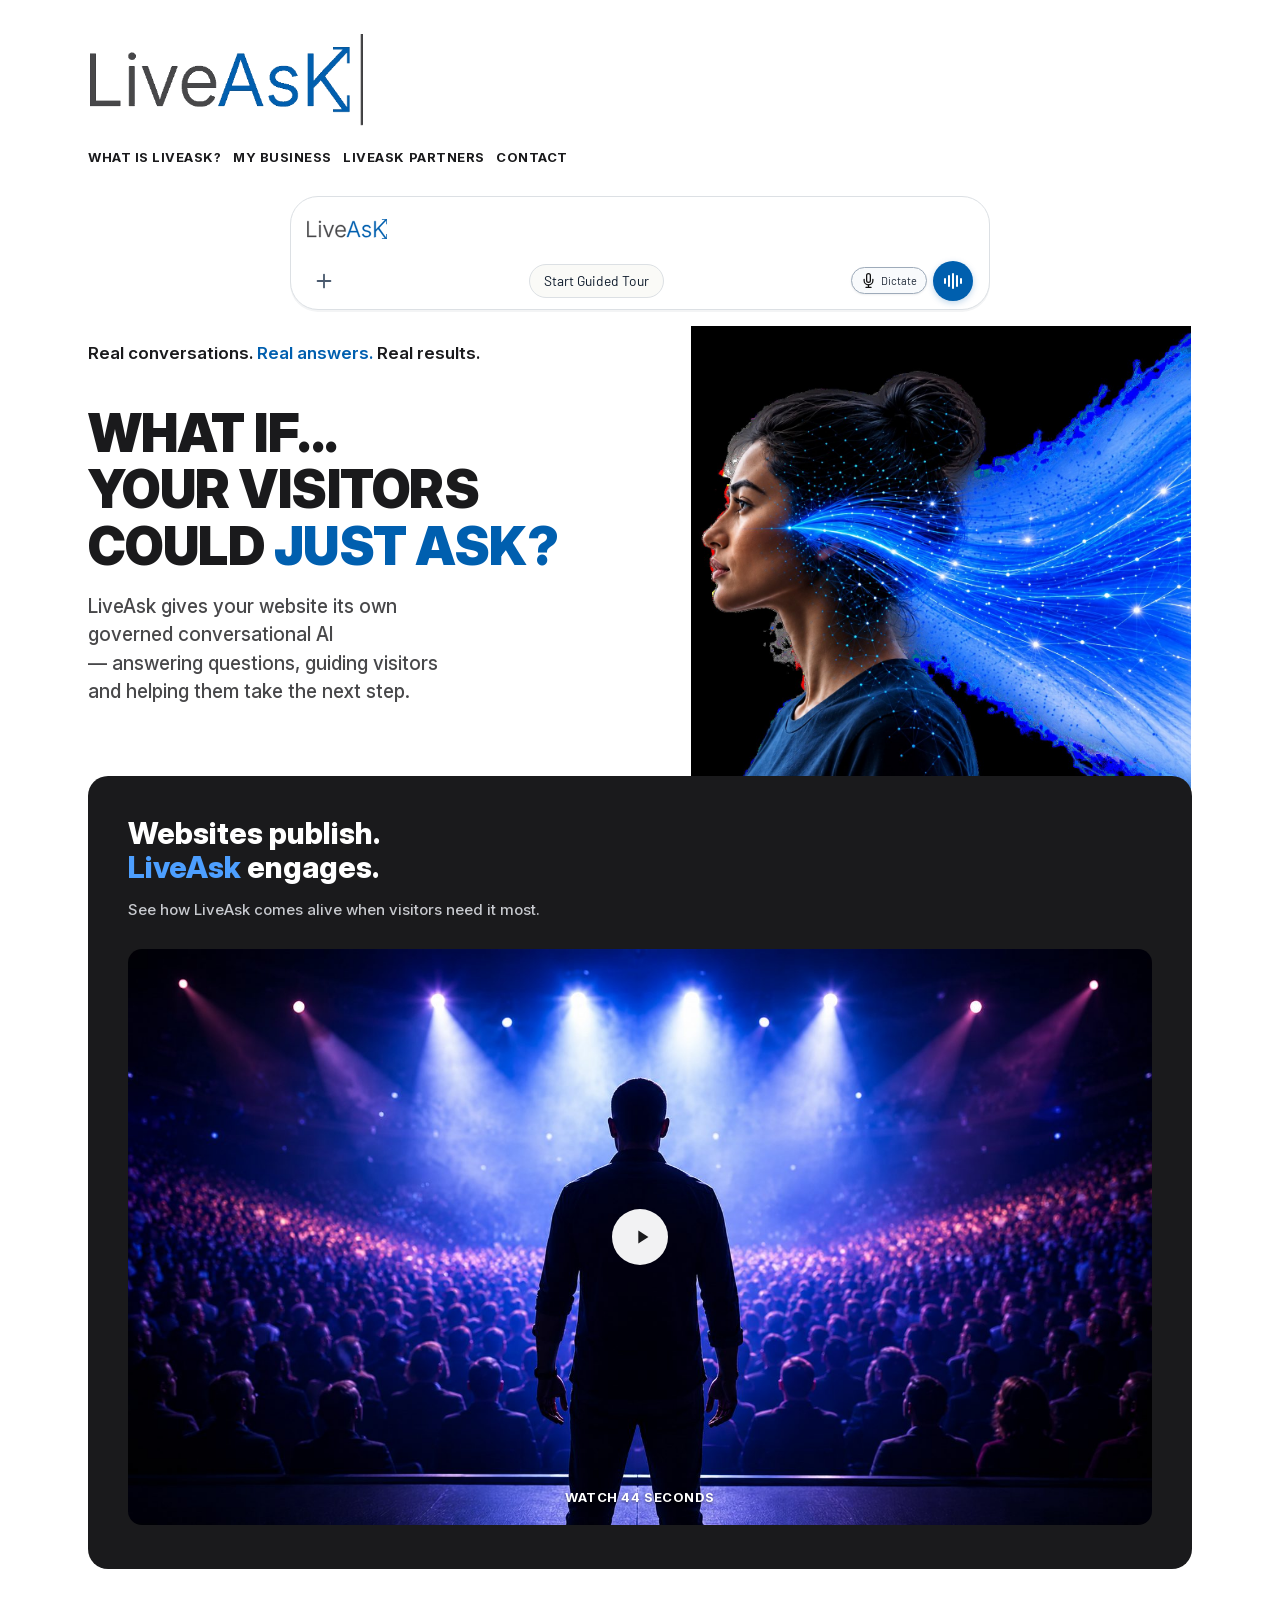
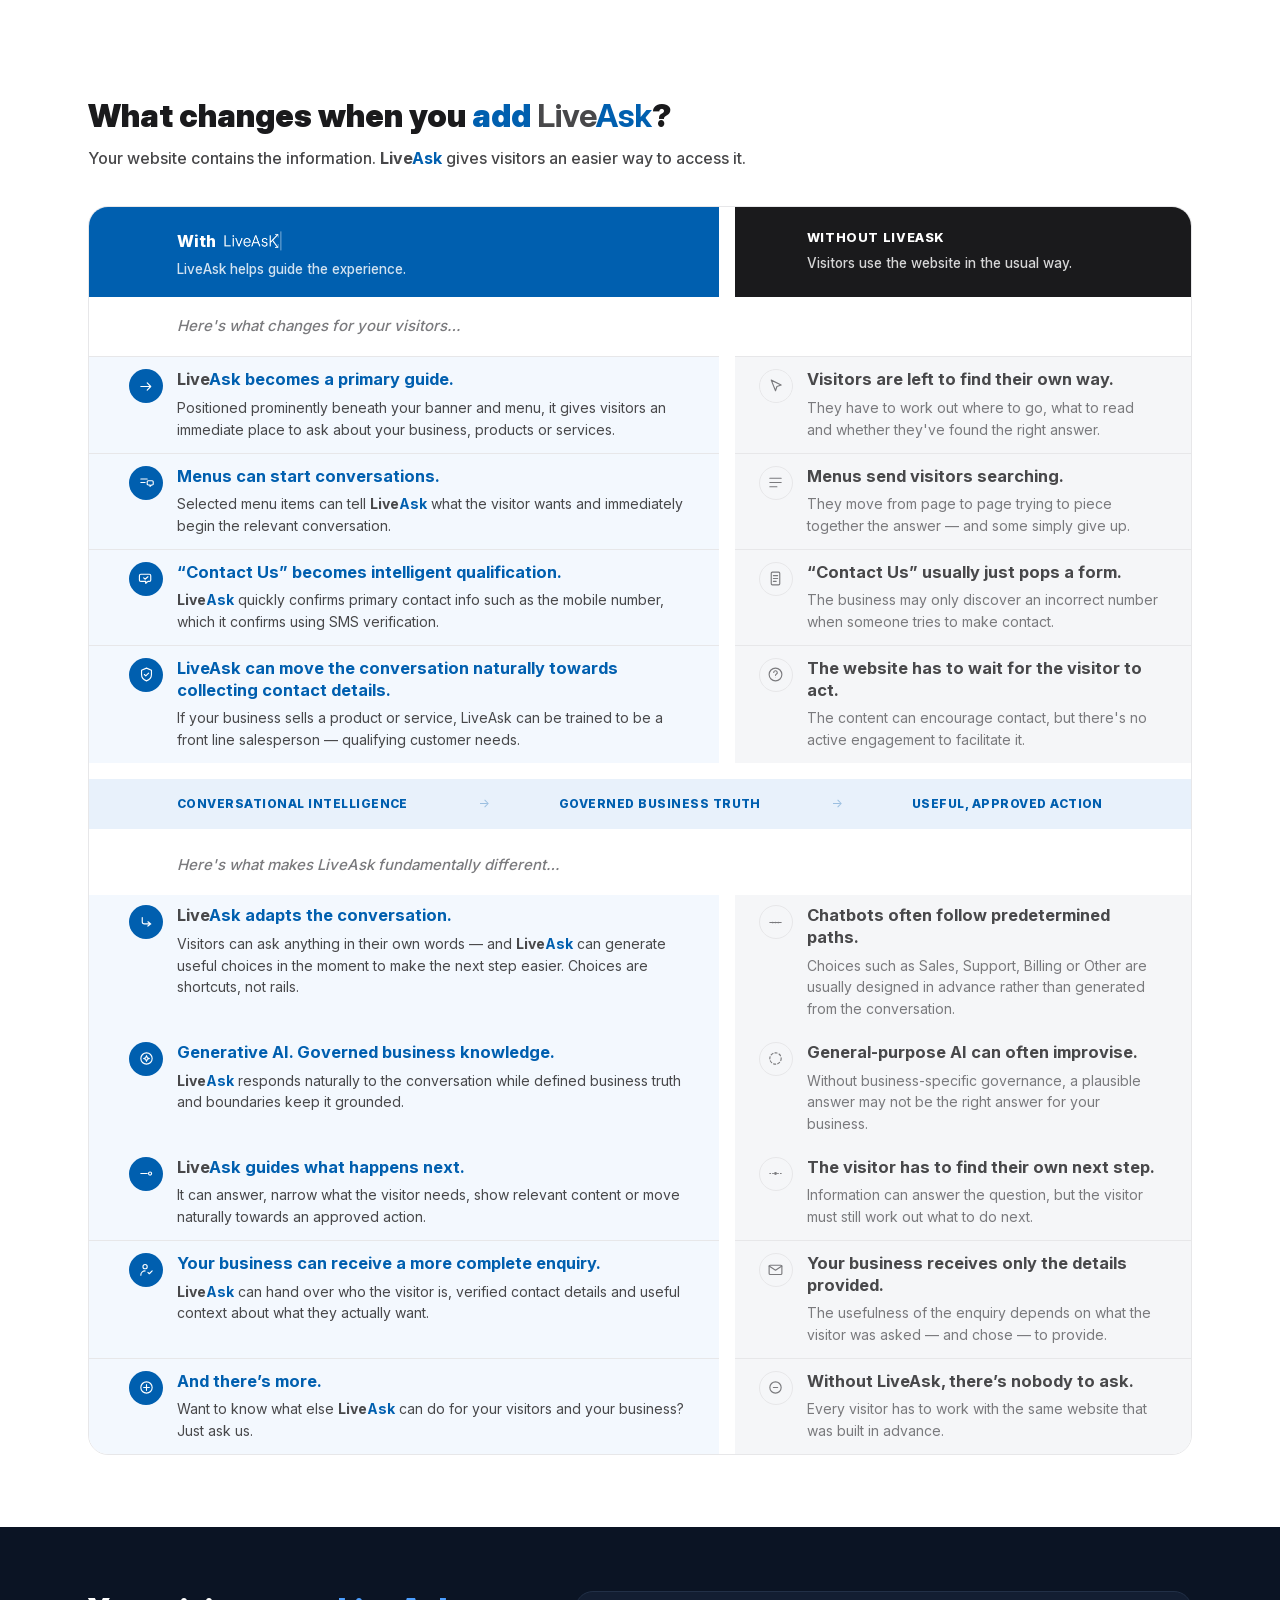
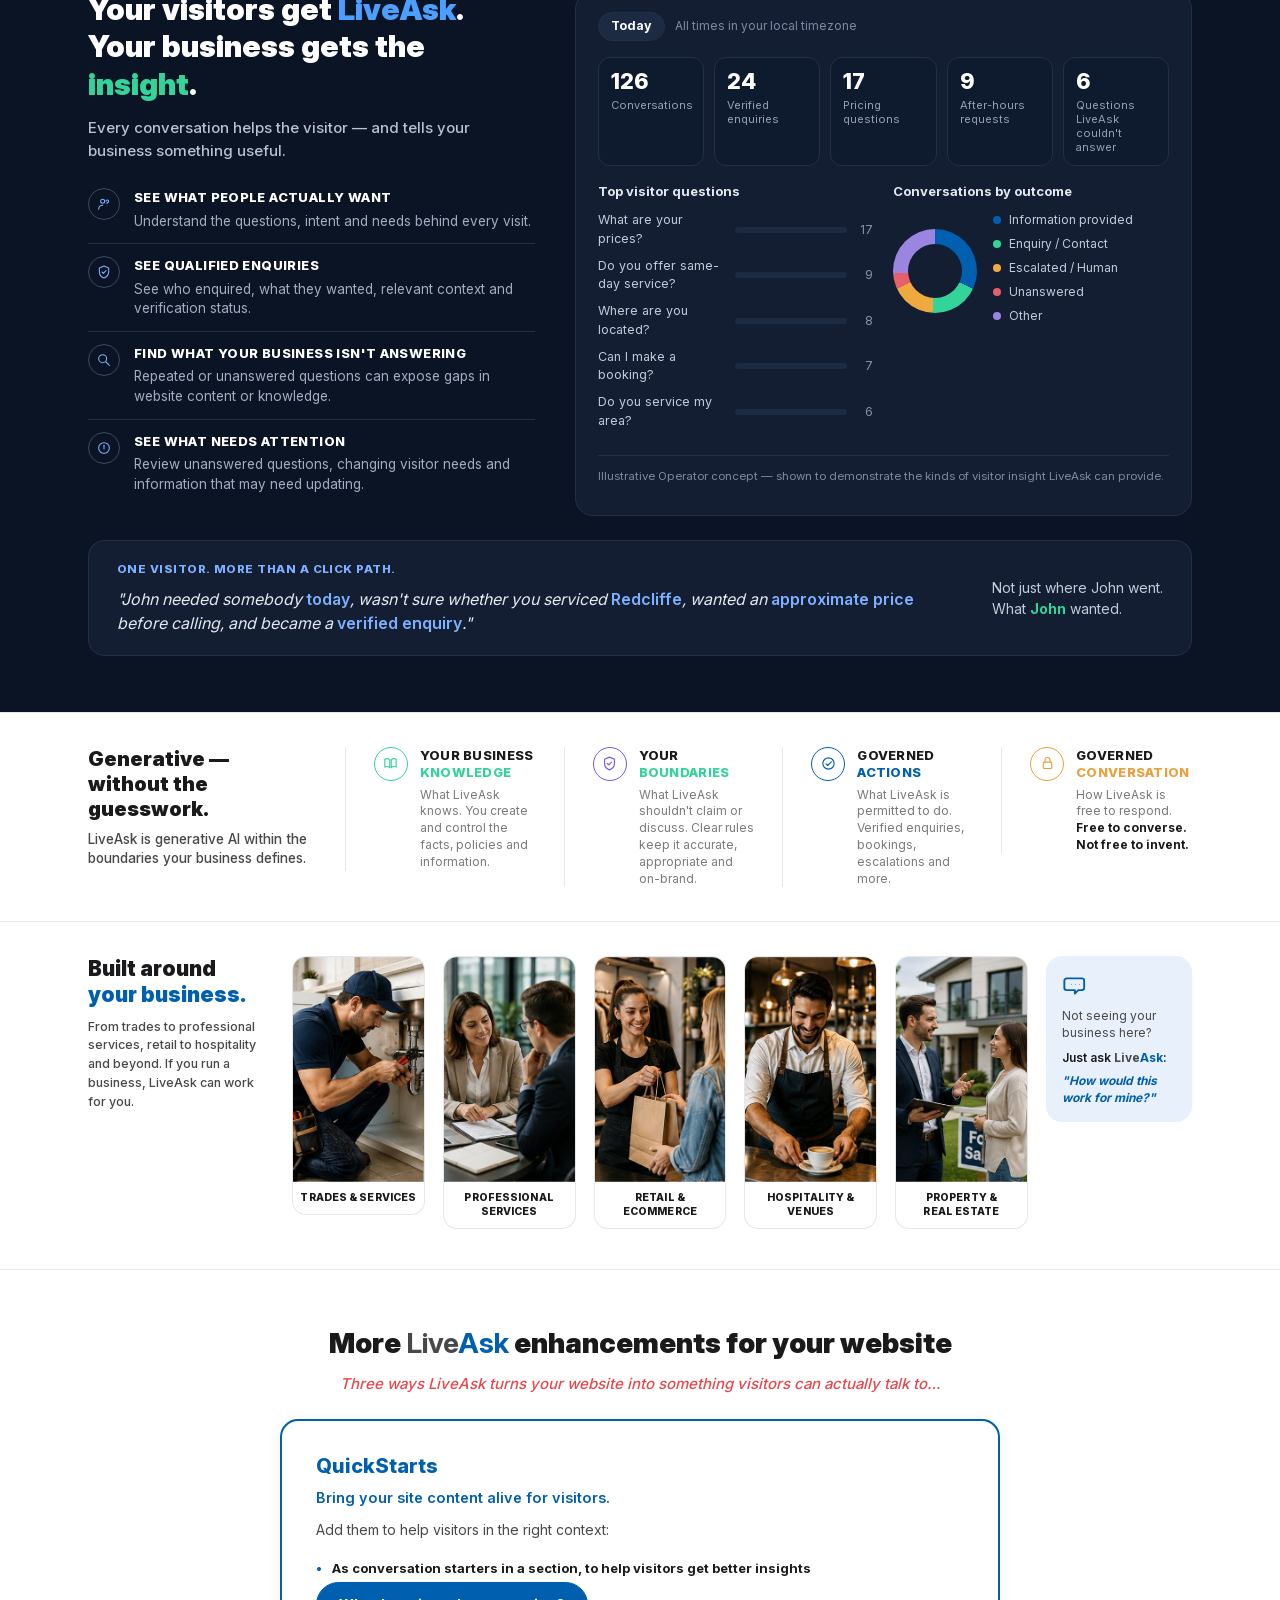
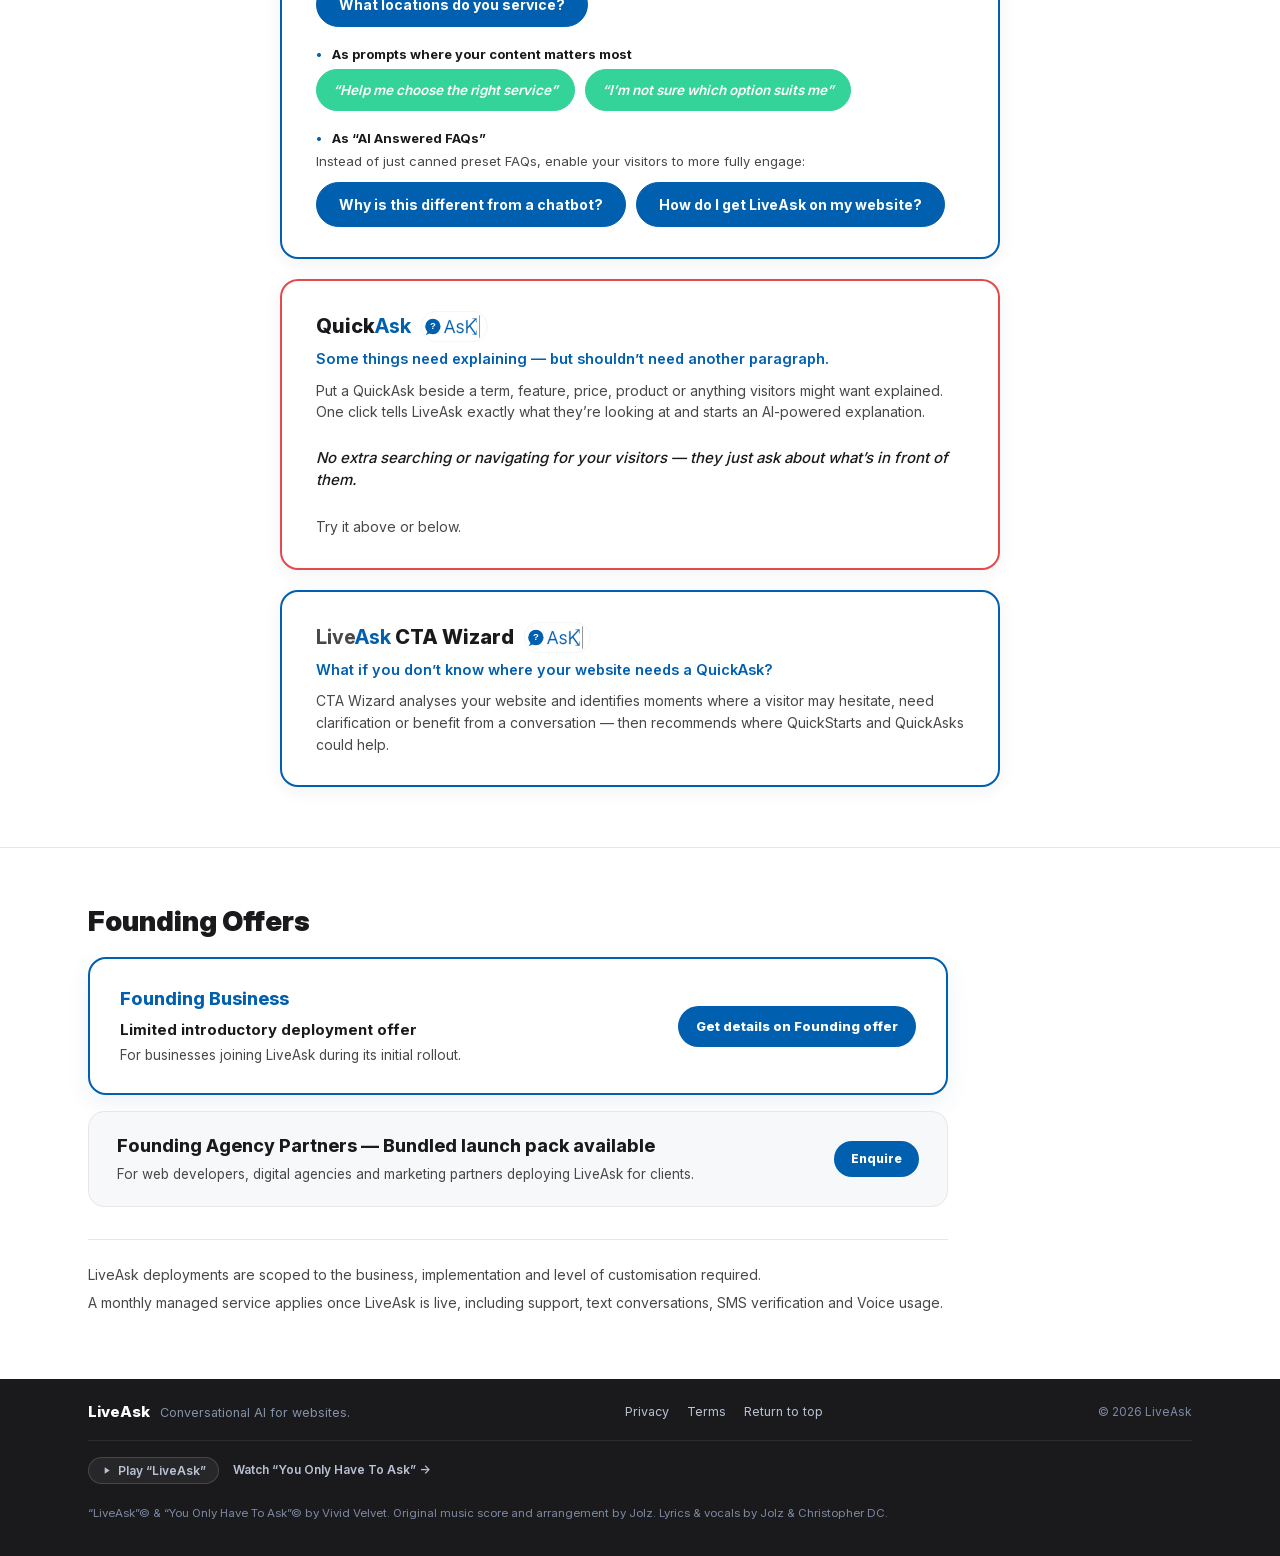
<file: index.html>
<!DOCTYPE html>
<html lang="en">
<head>
<meta charset="UTF-8">
<meta name="viewport" content="width=device-width, initial-scale=1.0">
<title>LiveAsk — Real conversations. Real answers. Real results.</title>
<link rel="icon" href="/favicon.svg" type="image/svg+xml">
<link rel="icon" href="/favicon.ico" sizes="32x32">
<link rel="apple-touch-icon" href="/apple-touch-icon.png">
<link rel="manifest" href="/manifest.json">
<link rel="stylesheet" href="/fonts/inter.css">
<style>
  :root {
    --liveask-blue: #005FAF;
    --liveask-charcoal: #48484A;
    --ink: #1A1A1C;
    --paper: #FFFFFF;
    --hairline: #E7E7E9;
    --placeholder-fill: #F5F6F8;
    --placeholder-line: #D8DADE;
    --liveask-green: #34D399;
    --liveask-navy: #0B1424;
    --liveask-navy-card: #131E32;
    --liveask-navy-border: #223047;
    --liveask-with-tint: #F3F8FE;
    --liveask-indigo: #6C5CE7;
    --liveask-amber: #E8A13D;
    --liveask-red: #E5484D;
    --liveask-amber-tint: #FBF3E7;
    --liveask-red-tint: #FDEDEC;
    --liveask-muted: #7A7A7D;
    --liveask-blue-soft: #E8F1FB;

    --page-max: 1200px;
    --gutter-desktop: 48px;
    --gutter-mobile: 20px;
  }

  * { box-sizing: border-box; }

  html, body {
    margin: 0;
    padding: 0;
  }

  body {
    font-family: 'Inter', -apple-system, BlinkMacSystemFont, 'Segoe UI', sans-serif;
    color: var(--ink);
    background: var(--paper);
    -webkit-font-smoothing: antialiased;
    line-height: 1.5;
  }

  a { color: inherit; text-decoration: none; }

  .wrap {
    max-width: var(--page-max);
    margin: 0 auto;
    padding-left: var(--gutter-desktop);
    padding-right: var(--gutter-desktop);
  }

  @media (max-width: 720px) {
    .wrap { padding-left: var(--gutter-mobile); padding-right: var(--gutter-mobile); }
  }

  /* ============================================================
     HEADER — logo + navigation
     ============================================================ */

  .site-header {
    padding-top: 32px;
    padding-bottom: 18px;
  }

  @media (max-width: 720px) {
    .site-header { padding-top: 16px; padding-bottom: 10px; }
  }

  .logo-lockup {
    display: block;
    margin-bottom: 20px;
  }

  .logo-lockup img {
    display: block;
    height: 96px;
    width: auto;
  }

  @media (max-width: 720px) {
    .logo-lockup { margin-bottom: 8px; }
    .logo-lockup img { height: 58px; }
  }

  /* Primary navigation. Desktop shows the full "LIVEASK AGENTS" label;
     mobile swaps to the shortened "AGENTS" via the [data-mobile] element
     below, per the approved written spec (Section 8) — the mockup's
     desktop "AGENTS" shortening was image-generation drift, not authoritative. */
  /* Balanced/justified across the full header width, rather than
     clustered tight under the logo — spacing between items comes
     from the row itself (space-between), not fixed gaps. */
  .primary-nav {
    display: flex;
    align-items: center;
    justify-content: space-between;
    width: 100%;
    max-width: 480px;
    margin: 0 auto 0 0; /* nav block itself stays left-anchored under the logo; items inside are justified */
    flex-wrap: nowrap;
    white-space: nowrap;
  }

  .primary-nav a {
    font-size: 13px;
    font-weight: 700;
    letter-spacing: 0.04em;
    text-transform: uppercase;
    color: var(--ink);
  }

  .primary-nav [data-mobile] { display: none; }

  @media (max-width: 720px) {
    .primary-nav {
      max-width: none; /* use the full mobile width for justification */
      overflow: hidden; /* must stay one line — no wrap, no hamburger */
    }
    .primary-nav a {
      font-size: 10.5px;
      letter-spacing: 0.02em;
    }
    .primary-nav [data-desktop] { display: none; }
    .primary-nav [data-mobile] { display: inline; }
  }

  /* ============================================================
     LIVEASK BAR — RESERVED INTEGRATION POINT ONLY
     Per the approved brief: the real LiveAsk frontend (expansion,
     rotating prompts, mic, submit, conversation UI) is supplied
     separately and must be integrated, not fabricated here. This
     block reserves the correct position, proportions and spacing
     only. The cursor-off logo + CSS cursor pairing was explicitly
     requested for the logo lockup inside this bar; everything else
     in this container is inert structure, not real behaviour.
     ============================================================ */

  .liveask-bar {
    display: flex;
    align-items: center;
    gap: 14px;
    background: var(--paper);
    border: 1.5px solid var(--hairline);
    border-radius: 999px;
    padding: 14px 24px;
    box-shadow: 0 1px 2px rgba(20, 20, 25, 0.04);
  }

  .liveask-privacy-notice {
    margin: 10px 0 0;
    text-align: center;
    font-size: 11.5px;
    line-height: 1.4;
    color: var(--liveask-muted);
  }

  .liveask-privacy-notice a {
    color: var(--liveask-muted);
    text-decoration: underline;
  }

  .liveask-privacy-notice a:hover {
    color: var(--liveask-blue);
  }

  .liveask-bar .bar-logo {
    display: flex;
    align-items: center;
    gap: 0;
    flex-shrink: 0;
  }

  .liveask-bar .bar-logo img {
    height: 22px;
    width: auto;
    display: block;
  }

  /* CSS-rendered cursor, immediately right of the cursor-off logo mark,
     as specifically requested — a static brand detail, not an
     interactive/conversational behaviour. Pulled in with a negative
     margin because the source PNG has ~6% baked-in transparent
     padding after the arrow tip, which otherwise reads as an
     unintended gap no matter how tight the CSS spacing is. */
  .bar-cursor {
    width: 1.5px;
    height: 20px;
    background: var(--liveask-charcoal);
    margin-left: -1px;
    animation: blink 1.5s steps(1) infinite;
  }

  @keyframes blink {
    0%, 49% { opacity: 1; }
    50%, 100% { opacity: 0; }
  }

  /* Empty flexible reserve — real placeholder/rotating-prompt text,
     microphone and submit control arrive with the real component. */
  .bar-reserve {
    flex: 1 1 auto;
    min-width: 24px;
  }

  @media (max-width: 720px) {
    .liveask-bar { padding: 11px 18px; gap: 10px; }
    .liveask-bar .bar-logo img { height: 17px; }
    .bar-cursor { height: 15px; margin-left: -1px; }
  }

  /* ============================================================
     TAGLINE
     ============================================================ */

  .tagline {
    margin-top: 20px;
    font-size: 17px;
    font-weight: 600;
    white-space: nowrap;
  }

  .tagline .accent { color: var(--liveask-blue); }
  .tagline .plain { color: var(--ink); }

  @media (max-width: 720px) {
    .tagline { margin-top: 14px; font-size: 11.5px; }
  }

  /* ============================================================
     HERO
     ============================================================ */

  .hero {
    display: grid;
    grid-template-columns: 1.05fr 0.95fr;
    grid-template-areas: "content art";
    column-gap: 48px;
    align-items: start;
    margin-top: 40px;
    padding-bottom: 0;
  }

  .hero-content { grid-area: content; }
  .hero-heading { grid-area: heading; }
  .hero-copy { grid-area: copy; }

  .hero h1 {
    margin: 0;
    font-size: 52px;
    line-height: 1.08;
    font-weight: 900;
    letter-spacing: -0.01em;
    text-transform: uppercase;
  }

  .hero h1 .line-emphasis { color: var(--liveask-blue); }

  .hero p.supporting {
    margin-top: 18px;
    max-width: 40ch;
    font-size: 19px;
    line-height: 1.5;
    color: var(--liveask-charcoal);
    font-weight: 500;
  }

  .desktop-break { display: inline; }

  /* Hero artwork — the cropped/transparent version of
     liveask-hero-conversation-flow.png. Real supplied asset, genuine
     alpha transparency (confirmed — not a checkerboard artifact this
     time), tightly cropped to her face with no dead space in front
     of it. No frame, no border, no shadow, no card — sits directly
     on the white page. Container aspect-ratio matches the source
     image's own ratio (1230:1278, near-square) so object-fit needs
     to do minimal cropping. */
  .hero-art {
    grid-area: art;
    width: 100%;
    max-width: 500px;
    aspect-ratio: 1230 / 1278;
    justify-self: center;
    align-self: start;
    margin-top: -80px;
    overflow: hidden;
  }

  .hero-art img {
    display: block;
    width: 100%;
    height: 100%;
    object-fit: cover;
    object-position: center;
  }

  /* Mobile: headline spans full width; the supporting copy and the
     (substantially shrunk) artwork share the row beneath it, per the
     approved mobile composition reference. This replaces the earlier
     "image as a large block underneath everything" approach and is
     what actually shortens the hero on mobile. */
  .force-break { display: none; }

  @media (max-width: 900px) {
    .hero {
      grid-template-columns: minmax(0, 1fr) minmax(0, 1fr);
      grid-template-areas:
        "heading heading"
        "copy    art";
      column-gap: 10px;
      row-gap: 18px;
    }
    .hero-content { display: contents; }
    .hero h1 { font-size: 32px; }
    .hero-art { max-width: none; align-self: start; margin-right: -38px; margin-top: -12px; }
    .force-break { display: inline; }
    .desktop-break { display: none; }
    .hero p.supporting {
      font-size: 15px;
      margin-top: 6px;
      width: 240px;
      max-width: none;
      min-width: 0;
      justify-self: start;
    }
    .hero {
      grid-template-columns: minmax(0, 1fr) minmax(0, 1fr);
    }
  }

  @media (max-width: 720px) {
    .hero { margin-top: 14px; padding-bottom: 0; }
    .hero h1 { font-size: 27px; }
    .hero p.supporting { font-size: 15px; margin-top: 6px; }
    .hero {
      grid-template-columns: minmax(0, 1fr) minmax(0, 1fr);
      column-gap: 8px;
    }
    .hero-art { margin-right: -30px; }
  }

  /* ============================================================
     "WEBSITES PUBLISH. LIVEASK ENGAGES." — dark explainer section.
     Real HTML/CSS throughout; liveask-video-auditorium.png is the
     only media element. Play control is a real <button>, not part
     of the artwork, per instruction — inert for now (no video wired
     up yet, consistent with "prepare, don't build the video itself").
     ============================================================ */

  .engage-section {
    padding: 0 0 64px;
    margin-top: -70px;
    position: relative;
    z-index: 1;
  }

  /* Correctly-ordered mobile reset — placed AFTER the desktop rule
     above, not before it. A rule placed earlier in the file loses to
     a later rule of equal specificity regardless of which media
     query it's in; an earlier attempt at this reset was silently
     overridden by the desktop rule it was meant to cancel, which is
     what broke mobile in the previous pass. */
  @media (max-width: 900px) {
    .engage-section {
      margin-top: 0;
      position: static;
    }
  }

  .engage-card {
    background: var(--ink);
    border-radius: 20px;
    padding: 40px 40px 44px;
  }

  .engage-heading {
    margin: 0;
    color: #FFFFFF;
    font-size: 30px;
    font-weight: 800;
    line-height: 1.15;
  }

  .engage-heading .accent-blue { color: #4D9FFF; }

  .engage-sub {
    margin: 14px 0 0;
    color: #C7C9CE;
    font-size: 15px;
    font-weight: 500;
    max-width: 46ch;
  }

  .engage-media {
    position: relative;
    margin-top: 28px;
    border-radius: 14px;
    overflow: hidden;
    aspect-ratio: 16 / 9;
    background: #000;
  }

  .engage-media img,
  .engage-media video {
    display: block;
    width: 100%;
    height: 100%;
    object-fit: cover;
  }

  .watch-caption {
    position: absolute;
    left: 50%;
    bottom: 18px;
    transform: translateX(-50%);
    color: #FFFFFF;
    font-size: 13px;
    font-weight: 700;
    letter-spacing: 0.04em;
    text-transform: uppercase;
    text-shadow: 0 1px 3px rgba(0,0,0,0.5);
    pointer-events: none;
  }

  @media (prefers-reduced-motion: no-preference) {
    .play-control,
    .watch-caption {
      transition: opacity 0.2s ease;
    }
  }

  .engage-media.is-playing .play-control,
  .engage-media.is-playing .watch-caption {
    opacity: 0;
    pointer-events: none;
  }

  .play-control {
    position: absolute;
    top: 50%;
    left: 50%;
    transform: translate(-50%, -50%);
    width: 56px;
    height: 56px;
    border-radius: 999px;
    border: none;
    background: rgba(255, 255, 255, 0.95);
    color: var(--ink);
    display: flex;
    align-items: center;
    justify-content: center;
    cursor: pointer;
    padding: 0;
  }

  .play-control svg { margin-left: 3px; } /* optical centering for the play triangle */

  @media (max-width: 720px) {
    .engage-section { padding: 0 0 24px; margin-top: 0; }
    .engage-card { padding: 28px 22px 32px; border-radius: 18px; }
    .engage-heading { font-size: 24px; }
    .engage-sub { font-size: 13.5px; margin-top: 10px; }
    .engage-media { margin-top: 20px; border-radius: 12px; }
    .play-control { width: 46px; height: 46px; }
  }

  /* ============================================================
     COMPARISON SECTION — "What changes when you add LiveAsk?"
     ============================================================ */

  .comp-icon-defs { display: none; }

  .comparison-section { padding: 64px 0 72px; }

  .comparison-intro { max-width: 68ch; }

  .comparison-intro h2 {
    margin: 0;
    font-size: 32px;
    font-weight: 900;
    line-height: 1.2;
    color: var(--ink);
  }

  .comp-heading-accent { color: var(--liveask-blue); }

  .comparison-intro p {
    margin: 10px 0 0;
    font-size: 16px;
    color: var(--liveask-charcoal);
    font-weight: 500;
  }

  /* brand word — body copy treatment (rule B) */
  .brand-word { white-space: nowrap; }
  .brand-live { color: var(--liveask-charcoal); font-weight: 700; }
  .brand-ask { color: var(--liveask-blue); font-weight: 700; }

  /* ---------- DESKTOP / TABLET TABLE ---------- */

  .comparison-table {
    display: grid;
    grid-template-columns: minmax(0, 1.38fr) minmax(0, 1fr);
    column-gap: 16px;
    row-gap: 0;
    margin-top: 36px;
    background: var(--paper);
    border: 1px solid var(--hairline);
    border-radius: 20px;
    overflow: hidden;
  }

  .comp-col-header { padding-top: 22px; padding-bottom: 18px; color: #fff; }

  .comp-logo { display: block; width: auto; }

  .comp-col-with.comp-col-header { padding-left: 88px; padding-right: 24px; background: var(--liveask-blue); }
  .comp-col-without.comp-col-header { padding-left: 72px; padding-right: 40px; background: var(--ink); }

  .comp-col-label {
    margin: 0;
    display: flex;
    align-items: center;
    gap: 8px;
    font-size: 16px;
    font-weight: 800;
    color: #fff;
  }

  .comp-col-label-without {
    font-size: 12.5px;
    letter-spacing: 0.05em;
    text-transform: uppercase;
  }

  .comp-logo-banner {
    height: 20px;
    width: auto;
    display: block;
    margin: 0;
    filter: brightness(0) invert(1);
  }

  .comp-col-sub {
    margin: 6px 0 0;
    font-size: 14px;
    font-weight: 500;
    color: var(--liveask-charcoal);
  }

  .comp-col-sub-on-color {
    margin: 6px 0 0;
    font-size: 13.5px;
    font-weight: 500;
    color: rgba(255, 255, 255, 0.82);
  }

  .comp-row { display: contents; }

  .comp-progression-banner {
    grid-column: 1 / -1;
    display: flex;
    align-items: center;
    justify-content: space-between;
    gap: 12px;
    min-height: 50px;
    margin-top: 16px;
    padding: 0 88px;
    background: var(--liveask-blue-soft);
    font-size: 12px;
    font-weight: 800;
    letter-spacing: 0.04em;
    text-transform: uppercase;
    color: var(--liveask-blue);
  }

  .comp-progression-banner .arrow { color: #9BBFE0; font-weight: 400; flex-shrink: 0; }

  .comp-narrative-caption {
    grid-column: 1 / -1;
    padding: 10px 40px 4px 88px;
    font-size: 15px;
    font-style: italic;
    font-weight: 500;
    color: var(--liveask-muted);
  }

  .comp-narrative-caption--top {
    padding-top: 3px;
  }

  .comp-cell {
    display: flex;
    gap: 14px;
    align-items: flex-start;
    padding-top: 12px;
    padding-bottom: 12px;
    border-top: 1px solid var(--hairline);
  }

  .comp-with { padding-left: 40px; padding-right: 24px; }
  .comp-without { padding-left: 24px; padding-right: 32px; }

  .comp-row-progression .comp-cell { border-top: none; padding-top: 10px; }

  .comp-cell h4 {
    margin: 0;
    font-size: 16.5px;
    font-weight: 700;
    line-height: 1.32;
    color: var(--ink);
  }

  .comp-with h4 { color: var(--liveask-blue); }
  .comp-without h4 { color: var(--liveask-charcoal); }

  .comp-cell p {
    margin: 6px 0 0;
    font-size: 14px;
    line-height: 1.55;
    color: var(--liveask-charcoal);
  }

  .comp-without p { color: var(--liveask-muted); }

  .comp-with { background: var(--liveask-with-tint); }
  .comp-without { background: var(--placeholder-fill); }

  .row-icon {
    flex-shrink: 0;
    width: 34px;
    height: 34px;
    border-radius: 999px;
    display: flex;
    align-items: center;
    justify-content: center;
  }

  .row-icon svg { width: 17px; height: 17px; fill: none; stroke: currentColor; stroke-width: 1.6; stroke-linecap: round; stroke-linejoin: round; }

  .row-icon-with { background: var(--liveask-blue); color: #fff; }
  .row-icon-without { background: transparent; border: 1.5px solid var(--hairline); color: var(--liveask-muted); }

  /* ---------- MOBILE INTERLACED PAIRS ---------- */

  .comparison-mobile { display: none; }

  .comp-mobile-header { margin-top: 28px; }
  .comp-mobile-header .comp-logo { height: 22px; margin-bottom: 8px; }
  .comp-mobile-caption { font-style: italic; }

  .comp-pair {
    margin-top: 18px;
    border: 1px solid var(--hairline);
    border-radius: 16px;
    overflow: hidden;
  }

  .comp-pair-progression { border-color: var(--liveask-blue); }

  .comp-progression-label-mobile {
    margin: 0;
    padding: 10px 16px;
    background: var(--liveask-blue-soft);
    font-size: 11px;
    font-weight: 700;
    letter-spacing: 0.02em;
    text-transform: uppercase;
    color: var(--liveask-blue);
  }

  .comp-progression-label-mobile span { color: var(--liveask-muted); font-weight: 400; }

  .comp-block { padding: 16px 16px; }
  .comp-block-with { border-bottom: 1px solid var(--hairline); background: var(--liveask-with-tint); }
  .comp-block-without { background: var(--placeholder-fill); }

  .comp-block-header { display: flex; align-items: center; gap: 8px; margin-bottom: 8px; }

  .comp-block .row-icon { width: 28px; height: 28px; flex-shrink: 0; }
  .comp-block .row-icon svg { width: 14px; height: 14px; }

  .comp-tag {
    display: inline-block;
    font-size: 11px;
    font-weight: 800;
    letter-spacing: 0.04em;
    text-transform: uppercase;
  }

  .comp-tag-with { color: var(--liveask-charcoal); text-transform: none; font-weight: 700; font-size: 13px; }
  .comp-tag-without { color: var(--liveask-muted); }

  .comp-block h4 { margin: 0; font-size: 15.5px; font-weight: 700; line-height: 1.3; color: var(--ink); }
  .comp-block-without h4 { color: var(--liveask-charcoal); }
  .comp-block p { margin: 5px 0 0; font-size: 13.5px; line-height: 1.5; color: var(--liveask-charcoal); }
  .comp-block-without p { color: var(--liveask-muted); }

  .comp-pair-hidden { display: none; }

  .comp-toggle {
    display: block;
    width: 100%;
    margin-top: 18px;
    padding: 13px 0;
    background: transparent;
    border: 1.5px solid var(--liveask-blue);
    border-radius: 999px;
    color: var(--liveask-blue);
    font-size: 14px;
    font-weight: 700;
    cursor: pointer;
  }

  @media (max-width: 900px) {
    .comparison-table { display: none; }
    .comparison-mobile { display: block; }
    .comparison-section { padding: 40px 0 56px; }
    .comparison-intro h2 { font-size: 26px; }
    .comparison-intro p { font-size: 14.5px; }
  }


  /* ============================================================
     VISITOR INSIGHT SECTION — "Your visitors get LiveAsk.
     Your business gets the insight."
     ============================================================ */

  .visitor-insight-section {
    background: var(--liveask-navy);
    padding: 56px 0;
  }

  .insight-heading {
    margin: 0;
    font-size: 30px;
    font-weight: 900;
    line-height: 1.25;
    color: #FFFFFF;
  }

  .insight-heading .accent-live { color: #FFFFFF; }
  .insight-heading .accent-ask { color: #4D9FFF; }
  .insight-heading .accent-green { color: var(--liveask-green); }

  .insight-sub {
    margin: 14px 0 0;
    font-size: 15px;
    line-height: 1.5;
    color: #B8C2D4;
    font-weight: 500;
    max-width: 40ch;
  }

  .insight-main {
    display: grid;
    grid-template-columns: minmax(0, 42fr) minmax(0, 58fr);
    column-gap: 40px;
    align-items: start;
    margin-top: 8px;
  }

  .insight-benefits { margin-top: 26px; }

  .insight-item {
    display: flex;
    gap: 14px;
    align-items: flex-start;
    padding: 12px 0;
    border-top: 1px solid var(--liveask-navy-border);
  }

  .insight-item:first-child { border-top: none; padding-top: 0; }

  .insight-item-icon {
    flex-shrink: 0;
    width: 32px;
    height: 32px;
    border-radius: 999px;
    border: 1.5px solid #3A4A63;
    color: #7FB0FF;
    display: flex;
    align-items: center;
    justify-content: center;
  }

  .insight-item-icon svg { width: 16px; height: 16px; fill: none; stroke: currentColor; stroke-width: 1.6; stroke-linecap: round; stroke-linejoin: round; }

  .insight-item h4 {
    margin: 0;
    font-size: 13px;
    font-weight: 800;
    letter-spacing: 0.03em;
    text-transform: uppercase;
    color: #FFFFFF;
  }

  .insight-item p {
    margin: 4px 0 0;
    font-size: 13.5px;
    line-height: 1.45;
    color: #9FACC2;
  }

  /* ---------- Operator preview panel ---------- */

  .operator-preview {
    background: var(--liveask-navy-card);
    border: 1px solid var(--liveask-navy-border);
    border-radius: 18px;
    padding: 20px 22px;
  }

  .operator-header {
    display: flex;
    align-items: baseline;
    gap: 10px;
    flex-wrap: wrap;
  }

  .operator-today {
    display: inline-block;
    font-size: 12.5px;
    font-weight: 700;
    color: #FFFFFF;
    background: #1C2A42;
    border: 1px solid var(--liveask-navy-border);
    border-radius: 999px;
    padding: 4px 12px;
  }

  .operator-header-note { font-size: 12px; color: #7C8AA3; }

  .operator-metrics {
    display: grid;
    grid-template-columns: repeat(5, minmax(0, 1fr));
    gap: 10px;
    margin-top: 16px;
  }

  .operator-metric {
    background: #0E1A2E;
    border: 1px solid var(--liveask-navy-border);
    border-radius: 12px;
    padding: 12px 12px 10px;
  }

  .operator-metric .metric-value {
    font-size: 22px;
    font-weight: 800;
    color: #FFFFFF;
    line-height: 1;
  }

  .operator-metric .metric-label {
    margin-top: 6px;
    font-size: 11px;
    line-height: 1.3;
    color: #93A1B8;
  }

  .operator-detail {
    display: grid;
    grid-template-columns: minmax(0, 1fr) minmax(0, 1fr);
    column-gap: 20px;
    margin-top: 16px;
  }

  .operator-panel-title {
    margin: 0 0 10px;
    font-size: 13px;
    font-weight: 700;
    color: #E4E9F2;
  }

  .question-row {
    display: flex;
    align-items: center;
    gap: 8px;
    margin-bottom: 8px;
    font-size: 12.5px;
    color: #C3CBDA;
  }

  .question-row .q-label { flex: 0 0 auto; width: 47%; }
  .question-row .q-bar-track { flex: 1 1 auto; height: 6px; background: #1C2A42; border-radius: 999px; overflow: hidden; }
  .question-row .q-bar-fill { height: 100%; background: var(--liveask-blue); border-radius: 999px; }
  .question-row .q-count { flex: 0 0 auto; width: 18px; text-align: right; color: #8492A8; }

  .outcome-wrap { display: flex; align-items: center; gap: 16px; }

  .donut {
    width: 84px;
    height: 84px;
    border-radius: 50%;
    flex-shrink: 0;
    background: conic-gradient(
      var(--liveask-blue) 0% 32%,
      var(--liveask-green) 32% 51%,
      #F0A93E 51% 68%,
      #E5606B 68% 74%,
      #9B85E0 74% 100%
    );
    position: relative;
  }

  .donut::after {
    content: '';
    position: absolute;
    inset: 15px;
    border-radius: 50%;
    background: var(--liveask-navy-card);
  }

  .outcome-legend { list-style: none; margin: 0; padding: 0; font-size: 12px; color: #C3CBDA; }
  .outcome-legend li { display: flex; align-items: center; gap: 8px; margin-bottom: 6px; }
  .outcome-dot { width: 8px; height: 8px; border-radius: 999px; flex-shrink: 0; }

  .operator-disclaimer {
    margin-top: 16px;
    padding-top: 12px;
    border-top: 1px solid var(--liveask-navy-border);
    font-size: 11.5px;
    color: #7C8AA3;
    line-height: 1.4;
  }

  /* ---------- John insight strip ---------- */

  .visitor-insight-example {
    margin-top: 24px;
    background: var(--liveask-navy-card);
    border: 1px solid var(--liveask-navy-border);
    border-radius: 16px;
    padding: 20px 28px;
    display: grid;
    grid-template-columns: minmax(0, 1fr) auto;
    column-gap: 32px;
    align-items: center;
  }

  .insight-example-label {
    margin: 0 0 8px;
    font-size: 11.5px;
    font-weight: 800;
    letter-spacing: 0.04em;
    text-transform: uppercase;
    color: #7FB0FF;
  }

  .insight-example-quote {
    margin: 0;
    font-size: 16px;
    line-height: 1.5;
    color: #E4E9F2;
    font-style: italic;
  }

  .insight-example-quote .em-blue { color: #7FB0FF; font-style: normal; font-weight: 600; }

  .insight-example-synthesis {
    font-size: 14px;
    line-height: 1.5;
    color: #C3CBDA;
    white-space: nowrap;
  }

  .insight-example-synthesis .em-green { color: var(--liveask-green); font-weight: 700; }
  .insight-example-synthesis p { margin: 0; }

  @media (max-width: 900px) {
    .visitor-insight-section { padding: 40px 0; }
    .insight-heading { font-size: 24px; }
    .insight-main { grid-template-columns: minmax(0, 1fr); row-gap: 28px; }
    .operator-metrics { grid-template-columns: repeat(2, minmax(0, 1fr)); }
    .operator-metric:nth-child(5) { grid-column: 1 / -1; }
    .operator-detail { grid-template-columns: minmax(0, 1fr); row-gap: 22px; }
    .visitor-insight-example {
      grid-template-columns: minmax(0, 1fr);
      row-gap: 14px;
      padding: 18px 20px;
    }
    .insight-example-synthesis { white-space: normal; }
  }


  /* ============================================================
     GENERATIVE / GOVERNANCE BAND — "Generative — without the
     guesswork." Tight single-row horizontal band, per the
     original full-page mockup crop.
     ============================================================ */

  .generative-section {
    background: var(--paper);
    padding: 34px 0;
    border-top: 1px solid var(--hairline);
  }

  .generative-band {
    display: grid;
    grid-template-columns: minmax(0, 1.2fr) minmax(0, 1fr) minmax(0, 1fr) minmax(0, 1fr) minmax(0, 1fr);
    align-items: start;
    column-gap: 28px;
  }

  .generative-heading {
    margin: 0;
    font-size: 20px;
    font-weight: 900;
    line-height: 1.25;
    color: var(--ink);
  }

  .generative-sub {
    margin: 8px 0 0;
    font-size: 13.5px;
    line-height: 1.45;
    color: var(--liveask-charcoal);
    font-weight: 500;
  }

  .generative-item {
    display: flex;
    gap: 12px;
    align-items: flex-start;
    padding-left: 28px;
    border-left: 1px solid var(--hairline);
  }

  .generative-item-icon {
    flex-shrink: 0;
    width: 34px;
    height: 34px;
    border-radius: 999px;
    border: 1.5px solid currentColor;
    display: flex;
    align-items: center;
    justify-content: center;
  }

  .generative-item-icon svg { width: 17px; height: 17px; fill: none; stroke: currentColor; stroke-width: 1.6; stroke-linecap: round; stroke-linejoin: round; }

  .generative-item-icon.icon-green { color: var(--liveask-green); }
  .generative-item-icon.icon-indigo { color: var(--liveask-indigo); }
  .generative-item-icon.icon-blue { color: var(--liveask-blue); }
  .generative-item-icon.icon-amber { color: var(--liveask-amber); }

  .generative-item h4 {
    margin: 0;
    font-size: 13px;
    font-weight: 800;
    letter-spacing: 0.02em;
    text-transform: uppercase;
    line-height: 1.35;
    color: var(--ink);
  }

  .generative-item h4 .accent-green { color: var(--liveask-green); }
  .generative-item h4 .accent-blue { color: var(--liveask-blue); }
  .generative-item h4 .accent-amber { color: var(--liveask-amber); }

  .generative-item p {
    margin: 5px 0 0;
    font-size: 12px;
    line-height: 1.4;
    color: var(--liveask-muted);
  }

  .generative-item p strong { color: var(--ink); font-weight: 700; }

  @media (max-width: 900px) {
    .generative-section { padding: 32px 0; }
    .generative-band {
      grid-template-columns: minmax(0, 1fr);
      row-gap: 20px;
    }
    .generative-item {
      padding-left: 0;
      border-left: none;
      padding-top: 16px;
      border-top: 1px solid var(--hairline);
    }
  }


  /* ============================================================
     BUILT AROUND YOUR BUSINESS — narrow humanising band.
     ============================================================ */

  .business-section {
    background: var(--paper);
    padding: 34px 0 40px;
    border-top: 1px solid var(--hairline);
  }

  .business-band {
    display: grid;
    grid-template-columns: minmax(0, 1.4fr) repeat(5, minmax(0, 1fr)) minmax(0, 1.1fr);
    align-items: start;
    column-gap: 18px;
  }

  .business-heading {
    margin: 0;
    font-size: 21px;
    font-weight: 900;
    line-height: 1.22;
    color: var(--ink);
  }

  .business-heading .accent-blue { color: var(--liveask-blue); }

  .business-sub {
    margin: 10px 0 0;
    font-size: 12.5px;
    line-height: 1.5;
    color: var(--liveask-charcoal);
    font-weight: 500;
  }

  .business-tile {
    display: block;
  }

  .business-tiles-row { display: contents; }

  .business-tile-photo {
    aspect-ratio: 298 / 507;
    width: 100%;
    border-radius: 14px 14px 0 0;
    overflow: hidden;
    border: 1px solid var(--hairline);
    border-bottom: none;
  }

  .business-tile-photo img {
    display: block;
    width: 100%;
    height: 100%;
    object-fit: cover;
    object-position: center 30%;
  }

  .business-tile-label {
    margin: 0;
    padding: 9px 6px;
    text-align: center;
    font-size: 10.5px;
    font-weight: 800;
    letter-spacing: 0.01em;
    text-transform: uppercase;
    color: var(--ink);
    background: var(--paper);
    border: 1px solid var(--hairline);
    border-top: none;
    border-radius: 0 0 14px 14px;
    line-height: 1.3;
  }

  .business-callout {
    background: var(--liveask-blue-soft);
    border-radius: 16px;
    padding: 16px 16px;
  }

  .business-callout-icon {
    display: flex;
    align-items: center;
    justify-content: center;
    width: 28px;
    height: 28px;
    color: var(--liveask-blue);
    margin-bottom: 8px;
  }

  .business-callout-icon svg { width: 100%; height: 100%; fill: none; stroke: currentColor; stroke-width: 1.6; stroke-linecap: round; stroke-linejoin: round; }

  .business-callout p {
    margin: 0;
    font-size: 12px;
    line-height: 1.4;
    color: var(--liveask-charcoal);
  }

  .business-callout .callout-ask {
    margin-top: 8px;
    font-weight: 600;
    color: var(--ink);
  }

  .business-callout .callout-quote {
    margin-top: 6px;
    font-style: italic;
    font-weight: 700;
    color: var(--liveask-blue);
  }

  .callout-row { display: contents; }

  @media (max-width: 900px) {
    .business-section { padding: 32px 0 36px; }

    .business-band {
      display: block;
    }

    .business-heading { font-size: 22px; }

    .business-tiles-row {
      display: flex;
      gap: 12px;
      margin-top: 20px;
      overflow-x: auto;
      scroll-snap-type: x proximity;
      padding-bottom: 4px;
      -webkit-overflow-scrolling: touch;
    }

    .business-tiles-row .business-tile {
      flex: 0 0 118px;
      scroll-snap-align: start;
    }

    .business-callout {
      margin-top: 20px;
      background: none;
      border-radius: 0;
      padding: 0;
    }

    .callout-row {
      display: flex;
      align-items: center;
      gap: 8px;
      flex-wrap: wrap;
    }

    .callout-row-2 { margin-top: 6px; }

    .business-callout-icon { margin-bottom: 0; flex-shrink: 0; }

    .business-callout .callout-ask,
    .business-callout .callout-quote {
      margin-top: 0;
    }
  }


  /* ============================================================
     CONVERSATION STARTERS — "What could LiveAsk do for your
     business?" Inert for now, same placeholder treatment as the
     nav items — real trigger behaviour comes in a later pass.
     ============================================================ */

  .starters-section {
    background: var(--paper);
    padding: 56px 0 60px;
    border-top: 1px solid var(--hairline);
  }

  .starters-heading {
    margin: 0;
    font-size: 28px;
    font-weight: 900;
    line-height: 1.25;
    color: var(--ink);
    text-align: center;
  }

  .starters-sub {
    margin: 12px auto 24px;
    font-size: 15px;
    font-weight: 500;
    font-style: italic;
    color: var(--liveask-red);
    text-align: center;
  }

  .starters-list {
    display: grid;
    grid-template-columns: repeat(2, minmax(0, 1fr));
    gap: 12px;
    margin-top: 30px;
    max-width: 980px;
    margin-left: auto;
    margin-right: auto;
  }

  .starter-chip {
    display: inline-flex;
    align-items: center;
    justify-content: center;
    padding: 13px 22px;
    background: var(--liveask-blue);
    border: 1.5px solid var(--liveask-blue);
    border-radius: 999px;
    font-size: 14px;
    font-weight: 700;
    color: #FFFFFF;
    cursor: pointer;
    text-align: center;
    transition: background 0.15s ease, transform 0.12s ease;
    font-family: inherit;
  }

  .starter-chip:hover {
    background: #004E93;
    transform: translateY(-1px);
  }

  /* ---------- MOCKUP v2: plain stacked blocks, no card/badge treatment ---------- */

  .enh-block {
    max-width: 720px;
    margin: 0 auto 20px;
    padding: 30px 34px;
    background: var(--paper);
    border: 2px solid var(--hairline);
    border-radius: 18px;
    box-shadow: 0 4px 18px rgba(20, 30, 45, 0.06);
  }

  .enh-block:last-child { margin-bottom: 0; }

  .enh-block--quickstarts { border-color: var(--liveask-blue); }
  .enh-block--quickask { border-color: var(--liveask-red); }
  .enh-block--wizard { border-color: var(--liveask-blue); }

  .enh-heading-row {
    display: flex;
    align-items: center;
    gap: 10px;
    margin-bottom: 6px;
  }

  .enh-heading {
    margin: 0;
    font-size: 20px;
    font-weight: 800;
    color: var(--ink);
  }

  .enh-block--quickstarts .enh-heading { color: var(--liveask-blue); }

  .enh-tagline {
    margin: 0 0 10px;
    font-size: 14.5px;
    font-weight: 600;
    color: var(--liveask-blue);
  }

  .enh-body {
    margin: 0;
    font-size: 14px;
    line-height: 1.55;
    color: var(--liveask-charcoal);
  }

  .enh-body + .enh-body { margin-top: 8px; }

  .enh-pullline {
    margin: 24px 0;
    font-size: 15px;
    font-style: italic;
    font-weight: 500;
    color: var(--ink);
  }

  .enh-heading-row .liveask-ask-btn {
    --liveask-icon-size: 31px;
  }

  .enhancement-group {
    margin-top: 18px;
  }

  .enhancement-group:first-of-type {
    margin-top: 16px;
  }

  .enhancement-group-label {
    margin: 0 0 4px;
    padding-left: 16px;
    position: relative;
    font-size: 13px;
    font-weight: 700;
    color: var(--ink);
  }

  .enhancement-group-label::before {
    content: "\2022";
    position: absolute;
    left: 0;
    color: var(--liveask-blue);
    font-weight: 800;
  }

  .enhancement-group-note {
    margin: 0 0 10px;
    font-size: 13px;
    line-height: 1.5;
    color: var(--liveask-charcoal);
  }

  .enhancement-chip-row {
    display: flex;
    flex-wrap: wrap;
    gap: 10px;
  }

  .enhancement-text-examples {
    display: flex;
    flex-wrap: wrap;
    gap: 10px;
  }

  .enhancement-text-example {
    padding: 10px 16px;
    background: var(--liveask-green);
    border: 1.5px solid var(--liveask-green);
    border-radius: 999px;
    font-size: 13.5px;
    font-style: italic;
    font-weight: 600;
    color: #FFFFFF;
  }

  /* ============================================================
     PRICING — Founding-first presentation, 28 September 2026.
     Keeps LiveAsk site typography/colour system and existing intent wiring.
     ============================================================ */

  .pricing-section {
    background: var(--paper);
    padding: 56px 0 60px;
    border-top: 1px solid var(--hairline);
  }

  .pricing-section .starters-heading {
    text-align: left;
    margin-bottom: 18px;
  }

  /* Preserve the accepted live offer cards and intent wiring. Prices are
     deliberately omitted; both offer headings share the same prominence. */
  .founding-business-card {
    max-width: 860px;
    border: 2px solid var(--liveask-blue);
    border-radius: 18px;
    padding: 28px 30px;
    box-shadow: 0 8px 24px rgba(0,95,175,0.08);
  }
  .founding-business-row, .founding-partner-row {
    display: flex;
    align-items: center;
    justify-content: space-between;
    gap: 28px;
  }
  .founding-business-copy, .founding-partner-copy { min-width: 0; }
  .founding-business-title, .founding-partner-title {
    margin: 0;
    font-size: 18px;
    line-height: 1.35;
    font-weight: 750;
    color: var(--ink);
  }
  .founding-business-title { color: var(--liveask-blue); }
  .founding-business-subtitle {
    margin: 8px 0 0;
    font-size: 15px;
    line-height: 1.35;
    font-weight: 700;
  }
  .founding-business-desc, .founding-partner-desc {
    margin: 5px 0 0;
    max-width: 650px;
    font-size: 13.5px;
    line-height: 1.5;
    color: var(--liveask-charcoal);
  }
  .founding-cta {
    flex-shrink: 0;
    display: inline-flex;
    align-items: center;
    justify-content: center;
    border: none;
    border-radius: 999px;
    padding: 11px 18px;
    background: var(--liveask-blue);
    color: #FFFFFF;
    font: inherit;
    font-size: 13px;
    font-weight: 800;
    cursor: pointer;
    transition: background 0.15s ease;
  }
  .founding-cta:hover { background: #004E93; }
  .founding-partner-card {
    max-width: 860px;
    margin-top: 16px;
    padding: 22px 28px;
    background: #F7F8FA;
    border: 1px solid var(--hairline);
    border-radius: 16px;
  }
  .founding-partner-card .founding-cta { padding: 9px 17px; font-size: 12px; }
  .founding-service-note {
    max-width: 860px;
    margin-top: 32px;
    padding-top: 18px;
    border-top: 1px solid var(--hairline);
    color: var(--liveask-charcoal);
    font-size: 14px;
    line-height: 1.55;
  }
  .founding-service-note p { margin: 6px 0; }
  @media (max-width: 720px) {
    .pricing-section .starters-heading { margin-bottom: 28px; }
    .founding-business-card { padding: 22px 20px; }
    .founding-business-row, .founding-partner-row { align-items: flex-start; flex-direction: column; gap: 18px; }
    .founding-cta { width: 100%; }
    .founding-partner-card { padding: 20px; }
  }

  /* ---------- CTA Wizard callout ---------- */

  .wizard-callout {
    max-width: 620px;
    margin: 28px auto 0;
    padding: 18px 22px;
    background: var(--liveask-blue-soft);
    border: 1px solid var(--hairline);
    border-radius: 16px;
  }

  .wizard-callout-header {
    display: flex;
    align-items: flex-start;
    gap: 12px;
  }

  .wizard-callout-icon {
    flex-shrink: 0;
    width: 30px;
    height: 30px;
    border-radius: 999px;
    background: #FFFFFF;
    display: flex;
    align-items: center;
    justify-content: center;
    color: var(--liveask-blue);
  }

  .wizard-callout-icon svg {
    width: 15px;
    height: 15px;
    fill: none;
    stroke: currentColor;
    stroke-width: 1.6;
    stroke-linecap: round;
    stroke-linejoin: round;
  }

  .wizard-callout-title {
    margin: 0;
    font-size: 13px;
    font-weight: 800;
    letter-spacing: 0.02em;
    text-transform: uppercase;
    color: var(--liveask-blue);
  }

  .wizard-callout-tagline {
    margin: 2px 0 0;
    font-size: 14.5px;
    font-weight: 700;
    color: var(--ink);
  }

  .wizard-callout-body {
    margin: 10px 0 0;
    font-size: 13px;
    line-height: 1.5;
    color: var(--liveask-charcoal);
  }

  .wizard-example {
    margin-top: 12px;
    padding: 14px 16px;
    background: var(--paper);
    border: 1px solid var(--hairline);
    border-radius: 10px;
  }

  .wizard-example-intro {
    margin: 0;
    font-size: 12.5px;
    line-height: 1.5;
    color: var(--liveask-muted);
  }

  .wizard-example-intro + .wizard-example-item,
  .wizard-example-item + .wizard-example-intro {
    margin-top: 10px;
  }

  .wizard-example-intro + .wizard-example-intro,
  .wizard-example-intro + .wizard-example-quote {
    margin-top: 8px;
  }

  .wizard-example-item {
    margin: 0;
    display: flex;
    align-items: center;
    justify-content: space-between;
    gap: 10px;
    padding: 10px 12px;
    background: var(--liveask-blue-soft);
    border-radius: 8px;
    font-size: 13.5px;
    font-weight: 700;
    color: var(--ink);
  }

  .wizard-example-quote {
    margin: 6px 0 0;
    font-size: 13.5px;
    font-style: italic;
    line-height: 1.5;
    color: var(--ink);
  }

  /* ============================================================
     LIVEASK CONTEXTUAL ASK BUTTON — reusable component
     Canonical markup/CSS pattern from the supplied prototype
     (liveask-contextual-ask-button_2.html). SVG artwork/geometry
     is untouched; size is controlled by ONE custom property,
     width auto-scales from the viewBox so it never needs setting.
     Inert here (no data-prompt/click wiring) — same "looks real,
     does nothing yet" convention as the sibling starter-chip
     buttons above, since this section is illustrative only.
     ============================================================ */

  .liveask-ask-btn {
    display: inline-flex;
    align-items: center;
    border: none;
    background: none;
    padding: 0;
    cursor: pointer;
    line-height: 0;
    border-radius: 999px;
    transition: transform 0.12s ease;
    vertical-align: middle;
    --liveask-icon-size: 34px;
  }

  .liveask-ask-btn .liveask-icon-svg {
    height: var(--liveask-icon-size);
    width: auto;
    display: block;
  }

  .liveask-ask-btn:hover { transform: translateY(-1px); }
  .liveask-ask-btn:hover .liveask-icon-svg .pill {
    stroke: var(--liveask-blue);
    filter: drop-shadow(0 2px 6px rgba(0, 95, 174, 0.18));
  }
  .liveask-ask-btn:active { transform: translateY(0); }
  .liveask-ask-btn:focus-visible {
    outline: 2px solid var(--liveask-blue);
    outline-offset: 3px;
  }

  /* Context-specific sizing — inline mid-sentence uses vs. the
     larger contextual QuickStart example row. */
  .wizard-callout-body .liveask-ask-btn,
  .wizard-example-intro .liveask-ask-btn {
    --liveask-icon-size: 20px;
    margin: 0 1px -5px;
  }

  .wizard-example-item .liveask-ask-btn {
    --liveask-icon-size: 34px;
  }

  .wizard-callout-closing {
    margin: 10px 0 0;
    font-size: 12px;
    font-style: italic;
    color: var(--liveask-muted);
  }

  @media (max-width: 720px) {
    .starters-section { padding: 40px 0 44px; }
    .starters-heading { font-size: 23px; }
    .starters-sub { font-size: 14px; }
    .starters-list { margin-top: 22px; grid-template-columns: minmax(0, 1fr); }
    .enh-block { padding: 26px 18px; }
    .starter-chip { width: 100%; font-size: 12.5px; padding: 11px 12px; white-space: nowrap; overflow: hidden; text-overflow: ellipsis; }
    .wizard-callout { padding: 16px 16px; margin-top: 22px; }
  }

  /* ============================================================
     MINIMAL FOOTER
     ============================================================ */

  .site-footer {
    background: var(--ink);
    padding: 22px 0;
  }

  .footer-row {
    display: flex;
    align-items: center;
    justify-content: space-between;
    gap: 20px;
    flex-wrap: nowrap;
  }

  .footer-identity {
    display: flex;
    align-items: baseline;
    gap: 10px;
    flex-shrink: 0;
    white-space: nowrap;
  }

  .footer-identity .footer-logo-text {
    font-size: 15px;
    font-weight: 800;
    color: #FFFFFF;
  }

  .footer-identity .footer-tagline {
    font-size: 12.5px;
    color: #8492A8;
  }

  .footer-links {
    display: flex;
    align-items: center;
    gap: 18px;
    flex-shrink: 0;
    white-space: nowrap;
  }

  .footer-links a {
    font-size: 12.5px;
    color: #B8C2D4;
  }

  .footer-copyright {
    font-size: 12px;
    color: #7C8AA3;
    flex-shrink: 0;
    white-space: nowrap;
  }

  .footer-credit-row {
    display: flex;
    align-items: center;
    flex-wrap: wrap;
    gap: 10px 14px;
    margin-top: 16px;
    padding-top: 16px;
    border-top: 1px solid rgba(255, 255, 255, 0.08);
  }

  .footer-audio-toggle {
    display: inline-flex;
    align-items: center;
    gap: 6px;
    padding: 5px 12px;
    background: rgba(255, 255, 255, 0.06);
    border: 1px solid rgba(255, 255, 255, 0.14);
    border-radius: 999px;
    font-size: 12px;
    font-weight: 600;
    color: #B8C2D4;
    cursor: pointer;
    font-family: inherit;
    transition: background 0.15s ease, border-color 0.15s ease;
  }

  .footer-audio-toggle svg {
    width: 11px;
    height: 11px;
    fill: currentColor;
    flex-shrink: 0;
  }

  .footer-audio-toggle .footer-audio-icon-pause { display: none; }
  .footer-audio-toggle.is-playing .footer-audio-icon-play { display: none; }
  .footer-audio-toggle.is-playing .footer-audio-icon-pause { display: block; }

  .footer-audio-toggle:hover {
    background: rgba(255, 255, 255, 0.1);
    border-color: rgba(255, 255, 255, 0.24);
  }

  .footer-audio-toggle.is-playing {
    color: #FFFFFF;
    border-color: var(--liveask-blue);
    background: rgba(0, 95, 175, 0.28);
  }

  .footer-credit-link {
    font-size: 12px;
    font-weight: 600;
    color: #B8C2D4;
  }

  .footer-credit-link:hover { color: #FFFFFF; }

  .footer-credit-text {
    flex-basis: 100%;
    font-size: 11.5px;
    line-height: 1.5;
    color: #7C8AA3;
  }

  @media (max-width: 720px) {
    .footer-row {
      flex-wrap: wrap;
      justify-content: flex-start;
      row-gap: 12px;
    }
    .footer-identity { white-space: normal; }
    .footer-links {
      flex-wrap: wrap;
      gap: 12px 16px;
      white-space: normal;
    }
    .footer-copyright { white-space: normal; }
  }

</style>
<style>
/* HOME mobile Tour choice gate only. Normal navigation returns on selection. */
.tour-entry-menu { display:none; }
@media(max-width:720px) {
  body.liveask-tour-entry .site-header .wrap { display:flex;align-items:center;justify-content:space-between;flex-wrap:wrap; }
  body.liveask-tour-entry .logo-lockup { margin-bottom:0; }
  body.liveask-tour-entry .logo-lockup img { height:48px; }
  body.liveask-tour-entry .tour-entry-menu { display:block;min-width:44px;min-height:44px;background:none;border:0;color:var(--ink);font-size:27px; }
  body.liveask-tour-entry .primary-nav { display:none; }
  body.liveask-tour-entry.liveask-tour-entry-menu-open .primary-nav { display:flex;flex-basis:100%;flex-wrap:wrap;gap:12px;margin-top:12px;overflow:visible; }
  body.liveask-tour-entry .primary-nav a { font-size:13px; }
}
</style>
</head>
<body id="top">

<header class="site-header">
  <div class="wrap">

    <a href="#" class="logo-lockup" aria-label="LiveAsk home">
      <img src="assets/liveask-logo.gif" alt="LiveAsk">
    </a>

    <nav class="primary-nav" aria-label="Primary">
      <!-- Existing navigation links and intent handlers remain authoritative. -->
      <a href="#liveask-overview">What is LiveAsk?</a>
      <a href="#liveask-primary-mount" data-nav-intent="my-business">My Business</a>
      <a href="#liveask-primary-mount" data-nav-intent="liveask-partners"><span data-desktop>LiveAsk Partners</span><span data-mobile>Partners</span></a>
      <a href="#liveask-primary-mount" data-nav-intent="contact">Contact</a>
    </nav>

  </div>
</header>
<script>
(function(){
  const header=document.querySelector('.site-header .wrap');
  const nav=header.querySelector('.primary-nav');
  nav.id='liveask-primary-navigation';
  const menu=document.createElement('button');
  menu.type='button';menu.className='tour-entry-menu';menu.textContent='☰';
  menu.setAttribute('aria-label','Open menu');menu.setAttribute('aria-controls',nav.id);menu.setAttribute('aria-expanded','false');
  header.insertBefore(menu,nav);
  menu.addEventListener('click',function(){
    const open=document.body.classList.toggle('liveask-tour-entry-menu-open');
    menu.setAttribute('aria-expanded',String(open));
  });
})();
</script>

<main>
  <div class="wrap">

    <div id="liveask-primary-mount" aria-label="Ask LiveAsk"></div>

    <p class="tagline">
      <span class="plain">Real conversations. </span>
      <span class="accent">Real answers.</span>
      <span class="plain"> Real results.</span>
    </p>

    <section class="hero" id="liveask-overview">
      <div class="hero-content">
        <div class="hero-heading">
          <h1>
            What if...<br class="desktop-break"> your visitors<br>
            could <span class="line-emphasis">just ask?</span>
          </h1>
        </div>

        <p class="hero-copy supporting">
          LiveAsk gives your website<br class="force-break"> its own<br class="desktop-break"> governed<br class="force-break"> conversational AI<br class="desktop-break"> —<br class="force-break"> answering questions,<br class="force-break"> guiding visitors<br class="desktop-break"> and<br class="force-break"> helping them take<br class="force-break"> the next step.
        </p>
      </div>

      <div class="hero-art">
        <img src="assets/hero-art.jpg" alt="">
      </div>
    </section>

  </div>
</main>

<section class="engage-section">
  <div class="wrap">
    <div class="engage-card">
      <h2 class="engage-heading">
        Websites publish.<br>
        <span class="accent-blue">LiveAsk</span> engages.
      </h2>
      <p class="engage-sub">See how LiveAsk comes alive when visitors need it most.</p>

      <div class="engage-media" id="engageMedia">
        <video id="explainerVideo" poster="assets/explainer-poster.jpg" preload="none" playsinline>
          <source src="assets/LiveAsk_intro.mp4" type="video/mp4">
        </video>
        <button type="button" class="play-control" id="playExplainerBtn" aria-label="Play LiveAsk 44-second explainer">
          <svg viewBox="0 0 24 24" width="22" height="22" aria-hidden="true">
            <path d="M8 5v14l11-7z" fill="currentColor"/>
          </svg>
        </button>
        <span class="watch-caption" id="watchCaption">Watch 44 seconds</span>
      </div>

    </div>
  </div>
</section>

<section class="comparison-section" id="comparison">
  <div class="wrap">

    <svg class="comp-icon-defs" aria-hidden="true" focusable="false">
      <symbol id="ic-w-guide" viewBox="0 0 24 24"><path d="M4 12h13M13 7l5 5-5 5"/></symbol>
      <symbol id="ic-x-guide" viewBox="0 0 24 24"><path d="M6 3l6 15 2-6 6-2z"/></symbol>
      <symbol id="ic-w-menu" viewBox="0 0 24 24"><path d="M4 7h9M4 12h6"/><path d="M14 9.5h6a1.5 1.5 0 0 1 1.5 1.5v3a1.5 1.5 0 0 1-1.5 1.5h-1l-2 2v-2h-2.5a1.5 1.5 0 0 1-1.5-1.5v-3a1.5 1.5 0 0 1 1.5-1.5z"/></symbol>
      <symbol id="ic-x-menu" viewBox="0 0 24 24"><path d="M4 6h16M4 12h16M4 18h10"/></symbol>
      <symbol id="ic-w-contact" viewBox="0 0 24 24"><path d="M4 6h12a2 2 0 0 1 2 2v6a2 2 0 0 1-2 2h-2l-3 3v-3H4a2 2 0 0 1-2-2V8a2 2 0 0 1 2-2z"/><path d="M8 11l2 2 4-3.5"/></symbol>
      <symbol id="ic-x-contact" viewBox="0 0 24 24"><rect x="6" y="3" width="12" height="18" rx="1.5"/><path d="M9 8h6M9 12h6M9 16h4"/></symbol>
      <symbol id="ic-w-verify" viewBox="0 0 24 24"><path d="M12 3l7 3v6c0 4.5-3 7.5-7 9-4-1.5-7-4.5-7-9V6z"/><path d="M9 12l2 2 4-4"/></symbol>
      <symbol id="ic-x-verify" viewBox="0 0 24 24"><circle cx="12" cy="12" r="9"/><path d="M9.5 9.2a2.5 2.5 0 1 1 3.5 2.3c-.7.4-1 .9-1 1.7"/><circle cx="12" cy="16.3" r="0.35" fill="currentColor" stroke="none"/></symbol>
      <symbol id="ic-w-adapt" viewBox="0 0 24 24"><path d="M6 5v6a3 3 0 0 0 3 3h9M14 11l4 3-4 3"/></symbol>
      <symbol id="ic-x-adapt" viewBox="0 0 24 24"><path d="M4 12h16"/><circle cx="8" cy="12" r="1.2" fill="currentColor" stroke="none"/><circle cx="12" cy="12" r="1.2" fill="currentColor" stroke="none"/><circle cx="16" cy="12" r="1.2" fill="currentColor" stroke="none"/></symbol>
      <symbol id="ic-w-govern" viewBox="0 0 24 24"><circle cx="12" cy="12" r="8"/><path d="M12 8l1.2 2.8L16 12l-2.8 1.2L12 16l-1.2-2.8L8 12l2.8-1.2z"/></symbol>
      <symbol id="ic-x-govern" viewBox="0 0 24 24"><circle cx="12" cy="12" r="8" stroke-dasharray="3 3"/></symbol>
      <symbol id="ic-w-action" viewBox="0 0 24 24"><circle cx="17" cy="12" r="2.2"/><path d="M4 12h9"/></symbol>
      <symbol id="ic-x-action" viewBox="0 0 24 24"><circle cx="12" cy="12" r="2" fill="currentColor" stroke="none"/><path d="M4 12h5M15 12h5" stroke-dasharray="1 3"/></symbol>
      <symbol id="ic-w-enquiry" viewBox="0 0 24 24"><circle cx="10" cy="8" r="3"/><path d="M4 20c0-3.5 2.7-6 6-6"/><path d="M14 16l2 2 4-4"/></symbol>
      <symbol id="ic-x-enquiry" viewBox="0 0 24 24"><rect x="3" y="6" width="18" height="13" rx="1.5"/><path d="M3 7l9 6 9-6"/></symbol>
      <symbol id="ic-w-more" viewBox="0 0 24 24"><circle cx="12" cy="12" r="8"/><path d="M12 8v8M8 12h8"/></symbol>
      <symbol id="ic-x-more" viewBox="0 0 24 24"><circle cx="12" cy="12" r="8"/><path d="M9 12h6"/></symbol>
    </svg>

    <header class="comparison-intro">
      <h2>What changes when you <span class="comp-heading-accent">add</span> <span class="brand-word"><span class="brand-live">Live</span><span class="brand-ask">Ask</span></span>?</h2>
      <p>Your website contains the information. <span class="brand-word"><span class="brand-live">Live</span><span class="brand-ask">Ask</span></span> gives visitors an easier way to access it.</p>
    </header>

    <!-- DESKTOP / TABLET -->
    <div class="comparison-table">
      <div class="comp-col-header comp-col-with">
        <p class="comp-col-label">With <img class="comp-logo comp-logo-banner" src="assets/comparison-logo.png" alt="LiveAsk"></p>
        <p class="comp-col-sub-on-color">LiveAsk helps guide the experience.</p>
      </div>
      <div class="comp-col-header comp-col-without">
        <p class="comp-col-label comp-col-label-without">Without LiveAsk</p>
        <p class="comp-col-sub-on-color">Visitors use the website in the usual way.</p>
      </div>

      <p class="comp-narrative-caption comp-narrative-caption--top">Here's what changes for your visitors&hellip;</p>

      <div class="comp-row">
        <div class="comp-cell comp-with">
          <span class="row-icon row-icon-with"><svg viewBox="0 0 24 24" aria-hidden="true"><use href="#ic-w-guide"/></svg></span>
          <div>
            <h4><span class="brand-word"><span class="brand-live">Live</span><span class="brand-ask">Ask</span></span> becomes a primary guide.</h4>
            <p>Positioned prominently beneath your banner and menu, it gives visitors an immediate place to ask about your business, products or services.</p>
          </div>
        </div>
        <div class="comp-cell comp-without">
          <span class="row-icon row-icon-without"><svg viewBox="0 0 24 24" aria-hidden="true"><use href="#ic-x-guide"/></svg></span>
          <div>
            <h4>Visitors are left to find their own way.</h4>
            <p>They have to work out where to go, what to read and whether they've found the right answer.</p>
          </div>
        </div>
      </div>
      <div class="comp-row">
        <div class="comp-cell comp-with">
          <span class="row-icon row-icon-with"><svg viewBox="0 0 24 24" aria-hidden="true"><use href="#ic-w-menu"/></svg></span>
          <div>
            <h4>Menus can start conversations.</h4>
            <p>Selected menu items can tell <span class="brand-word"><span class="brand-live">Live</span><span class="brand-ask">Ask</span></span> what the visitor wants and immediately begin the relevant conversation.</p>
          </div>
        </div>
        <div class="comp-cell comp-without">
          <span class="row-icon row-icon-without"><svg viewBox="0 0 24 24" aria-hidden="true"><use href="#ic-x-menu"/></svg></span>
          <div>
            <h4>Menus send visitors searching.</h4>
            <p>They move from page to page trying to piece together the answer &mdash; and some simply give up.</p>
          </div>
        </div>
      </div>
      <div class="comp-row">
        <div class="comp-cell comp-with">
          <span class="row-icon row-icon-with"><svg viewBox="0 0 24 24" aria-hidden="true"><use href="#ic-w-contact"/></svg></span>
          <div>
            <h4>“Contact Us” becomes intelligent qualification.</h4>
            <p><span class="brand-word"><span class="brand-live">Live</span><span class="brand-ask">Ask</span></span> quickly confirms primary contact info such as the mobile number, which it confirms using SMS verification.</p>
          </div>
        </div>
        <div class="comp-cell comp-without">
          <span class="row-icon row-icon-without"><svg viewBox="0 0 24 24" aria-hidden="true"><use href="#ic-x-contact"/></svg></span>
          <div>
            <h4>“Contact Us” usually just pops a form.</h4>
            <p>The business may only discover an incorrect number when someone tries to make contact.</p>
          </div>
        </div>
      </div>
      <div class="comp-row">
        <div class="comp-cell comp-with">
          <span class="row-icon row-icon-with"><svg viewBox="0 0 24 24" aria-hidden="true"><use href="#ic-w-verify"/></svg></span>
          <div>
            <h4>LiveAsk can move the conversation naturally towards collecting contact details.</h4>
            <p>If your business sells a product or service, LiveAsk can be trained to be a front line salesperson &mdash; qualifying customer needs.</p>
          </div>
        </div>
        <div class="comp-cell comp-without">
          <span class="row-icon row-icon-without"><svg viewBox="0 0 24 24" aria-hidden="true"><use href="#ic-x-verify"/></svg></span>
          <div>
            <h4>The website has to wait for the visitor to act.</h4>
            <p>The content can encourage contact, but there's no active engagement to facilitate it.</p>
          </div>
        </div>
      </div>

      <div class="comp-progression-banner">
        <span>Conversational intelligence</span>
        <span class="arrow" aria-hidden="true">&rarr;</span>
        <span>Governed business truth</span>
        <span class="arrow" aria-hidden="true">&rarr;</span>
        <span>Useful, approved action</span>
      </div>
      <p class="comp-narrative-caption">Here's what makes LiveAsk fundamentally different&hellip;</p>
      <div class="comp-row comp-row-progression">
        <div class="comp-cell comp-with">
          <span class="row-icon row-icon-with"><svg viewBox="0 0 24 24" aria-hidden="true"><use href="#ic-w-adapt"/></svg></span>
          <div>
            <h4><span class="brand-word"><span class="brand-live">Live</span><span class="brand-ask">Ask</span></span> adapts the conversation.</h4>
            <p>Visitors can ask anything in their own words — and <span class="brand-word"><span class="brand-live">Live</span><span class="brand-ask">Ask</span></span> can generate useful choices in the moment to make the next step easier. Choices are shortcuts, not rails.</p>
          </div>
        </div>
        <div class="comp-cell comp-without">
          <span class="row-icon row-icon-without"><svg viewBox="0 0 24 24" aria-hidden="true"><use href="#ic-x-adapt"/></svg></span>
          <div>
            <h4>Chatbots often follow predetermined paths.</h4>
            <p>Choices such as Sales, Support, Billing or Other are usually designed in advance rather than generated from the conversation.</p>
          </div>
        </div>
      </div>
      <div class="comp-row comp-row-progression">
        <div class="comp-cell comp-with">
          <span class="row-icon row-icon-with"><svg viewBox="0 0 24 24" aria-hidden="true"><use href="#ic-w-govern"/></svg></span>
          <div>
            <h4>Generative AI. Governed business knowledge.</h4>
            <p><span class="brand-word"><span class="brand-live">Live</span><span class="brand-ask">Ask</span></span> responds naturally to the conversation while defined business truth and boundaries keep it grounded.</p>
          </div>
        </div>
        <div class="comp-cell comp-without">
          <span class="row-icon row-icon-without"><svg viewBox="0 0 24 24" aria-hidden="true"><use href="#ic-x-govern"/></svg></span>
          <div>
            <h4>General-purpose AI can often improvise.</h4>
            <p>Without business-specific governance, a plausible answer may not be the right answer for your business.</p>
          </div>
        </div>
      </div>
      <div class="comp-row comp-row-progression">
        <div class="comp-cell comp-with">
          <span class="row-icon row-icon-with"><svg viewBox="0 0 24 24" aria-hidden="true"><use href="#ic-w-action"/></svg></span>
          <div>
            <h4><span class="brand-word"><span class="brand-live">Live</span><span class="brand-ask">Ask</span></span> guides what happens next.</h4>
            <p>It can answer, narrow what the visitor needs, show relevant content or move naturally towards an approved action.</p>
          </div>
        </div>
        <div class="comp-cell comp-without">
          <span class="row-icon row-icon-without"><svg viewBox="0 0 24 24" aria-hidden="true"><use href="#ic-x-action"/></svg></span>
          <div>
            <h4>The visitor has to find their own next step.</h4>
            <p>Information can answer the question, but the visitor must still work out what to do next.</p>
          </div>
        </div>
      </div>
      <div class="comp-row">
        <div class="comp-cell comp-with">
          <span class="row-icon row-icon-with"><svg viewBox="0 0 24 24" aria-hidden="true"><use href="#ic-w-enquiry"/></svg></span>
          <div>
            <h4>Your business can receive a more complete enquiry.</h4>
            <p><span class="brand-word"><span class="brand-live">Live</span><span class="brand-ask">Ask</span></span> can hand over who the visitor is, verified contact details and useful context about what they actually want.</p>
          </div>
        </div>
        <div class="comp-cell comp-without">
          <span class="row-icon row-icon-without"><svg viewBox="0 0 24 24" aria-hidden="true"><use href="#ic-x-enquiry"/></svg></span>
          <div>
            <h4>Your business receives only the details provided.</h4>
            <p>The usefulness of the enquiry depends on what the visitor was asked — and chose — to provide.</p>
          </div>
        </div>
      </div>
      <div class="comp-row">
        <div class="comp-cell comp-with">
          <span class="row-icon row-icon-with"><svg viewBox="0 0 24 24" aria-hidden="true"><use href="#ic-w-more"/></svg></span>
          <div>
            <h4>And there’s more.</h4>
            <p>Want to know what else <span class="brand-word"><span class="brand-live">Live</span><span class="brand-ask">Ask</span></span> can do for your visitors and your business? Just ask us.</p>
          </div>
        </div>
        <div class="comp-cell comp-without">
          <span class="row-icon row-icon-without"><svg viewBox="0 0 24 24" aria-hidden="true"><use href="#ic-x-more"/></svg></span>
          <div>
            <h4>Without LiveAsk, there’s nobody to ask.</h4>
            <p>Every visitor has to work with the same website that was built in advance.</p>
          </div>
        </div>
      </div>
    </div>

    <!-- MOBILE -->
    <div class="comparison-mobile">
      <div class="comp-mobile-header">
        <img class="comp-logo" src="assets/comparison-logo.png" alt="LiveAsk">
        <p class="comp-col-sub comp-mobile-caption">Here's what changes for your visitors&hellip;</p>
      </div>

      <div class="comp-pair" data-index="0">
        
        <div class="comp-block comp-block-with">
          <div class="comp-block-header">
            <span class="row-icon row-icon-with"><svg viewBox="0 0 24 24" aria-hidden="true"><use href="#ic-w-guide"/></svg></span>
            <span class="comp-tag comp-tag-with">With <span class="brand-word"><span class="brand-live">Live</span><span class="brand-ask">Ask</span></span></span>
          </div>
          <h4><span class="brand-word"><span class="brand-live">Live</span><span class="brand-ask">Ask</span></span> becomes a primary guide.</h4>
          <p>Positioned prominently beneath your banner and menu, it gives visitors an immediate place to ask about your business, products or services.</p>
        </div>
        <div class="comp-block comp-block-without">
          <div class="comp-block-header">
            <span class="row-icon row-icon-without"><svg viewBox="0 0 24 24" aria-hidden="true"><use href="#ic-x-guide"/></svg></span>
            <span class="comp-tag comp-tag-without">Without LiveAsk</span>
          </div>
          <h4>Visitors are left to find their own way.</h4>
          <p>They have to work out where to go, what to read and whether they've found the right answer.</p>
        </div>
      </div>
      <div class="comp-pair" data-index="1">
        
        <div class="comp-block comp-block-with">
          <div class="comp-block-header">
            <span class="row-icon row-icon-with"><svg viewBox="0 0 24 24" aria-hidden="true"><use href="#ic-w-menu"/></svg></span>
            <span class="comp-tag comp-tag-with">With <span class="brand-word"><span class="brand-live">Live</span><span class="brand-ask">Ask</span></span></span>
          </div>
          <h4>Menus can start conversations.</h4>
          <p>Selected menu items can tell <span class="brand-word"><span class="brand-live">Live</span><span class="brand-ask">Ask</span></span> what the visitor wants and immediately begin the relevant conversation.</p>
        </div>
        <div class="comp-block comp-block-without">
          <div class="comp-block-header">
            <span class="row-icon row-icon-without"><svg viewBox="0 0 24 24" aria-hidden="true"><use href="#ic-x-menu"/></svg></span>
            <span class="comp-tag comp-tag-without">Without LiveAsk</span>
          </div>
          <h4>Menus send visitors searching.</h4>
          <p>They move from page to page trying to piece together the answer &mdash; and some simply give up.</p>
        </div>
      </div>
      <div class="comp-pair" data-index="2">
        
        <div class="comp-block comp-block-with">
          <div class="comp-block-header">
            <span class="row-icon row-icon-with"><svg viewBox="0 0 24 24" aria-hidden="true"><use href="#ic-w-contact"/></svg></span>
            <span class="comp-tag comp-tag-with">With <span class="brand-word"><span class="brand-live">Live</span><span class="brand-ask">Ask</span></span></span>
          </div>
          <h4>“Contact Us” becomes intelligent qualification.</h4>
          <p><span class="brand-word"><span class="brand-live">Live</span><span class="brand-ask">Ask</span></span> quickly confirms primary contact info such as the mobile number, which it confirms using SMS verification.</p>
        </div>
        <div class="comp-block comp-block-without">
          <div class="comp-block-header">
            <span class="row-icon row-icon-without"><svg viewBox="0 0 24 24" aria-hidden="true"><use href="#ic-x-contact"/></svg></span>
            <span class="comp-tag comp-tag-without">Without LiveAsk</span>
          </div>
          <h4>“Contact Us” usually just pops a form.</h4>
          <p>The business may only discover an incorrect number when someone tries to make contact.</p>
        </div>
      </div>
      <div class="comp-pair comp-pair-hidden" data-index="3">
        
        <div class="comp-block comp-block-with">
          <div class="comp-block-header">
            <span class="row-icon row-icon-with"><svg viewBox="0 0 24 24" aria-hidden="true"><use href="#ic-w-verify"/></svg></span>
            <span class="comp-tag comp-tag-with">With <span class="brand-word"><span class="brand-live">Live</span><span class="brand-ask">Ask</span></span></span>
          </div>
          <h4>LiveAsk can move the conversation naturally towards collecting contact details.</h4>
          <p>If your business sells a product or service, LiveAsk can be trained to be a front line salesperson &mdash; qualifying customer needs.</p>
        </div>
        <div class="comp-block comp-block-without">
          <div class="comp-block-header">
            <span class="row-icon row-icon-without"><svg viewBox="0 0 24 24" aria-hidden="true"><use href="#ic-x-verify"/></svg></span>
            <span class="comp-tag comp-tag-without">Without LiveAsk</span>
          </div>
          <h4>The website has to wait for the visitor to act.</h4>
          <p>The content can encourage contact, but there's no active engagement to facilitate it.</p>
        </div>
      </div>
      <div class="comp-pair comp-pair-hidden comp-pair-progression" data-index="4">
        <p class="comp-progression-label comp-progression-label-mobile">Conversational intelligence <span aria-hidden="true">&rarr;</span> Governed business truth <span aria-hidden="true">&rarr;</span> Useful, approved action</p>
        <div class="comp-block comp-block-with">
          <div class="comp-block-header">
            <span class="row-icon row-icon-with"><svg viewBox="0 0 24 24" aria-hidden="true"><use href="#ic-w-adapt"/></svg></span>
            <span class="comp-tag comp-tag-with">With <span class="brand-word"><span class="brand-live">Live</span><span class="brand-ask">Ask</span></span></span>
          </div>
          <h4><span class="brand-word"><span class="brand-live">Live</span><span class="brand-ask">Ask</span></span> adapts the conversation.</h4>
          <p>Visitors can ask anything in their own words — and <span class="brand-word"><span class="brand-live">Live</span><span class="brand-ask">Ask</span></span> can generate useful choices in the moment to make the next step easier. Choices are shortcuts, not rails.</p>
        </div>
        <div class="comp-block comp-block-without">
          <div class="comp-block-header">
            <span class="row-icon row-icon-without"><svg viewBox="0 0 24 24" aria-hidden="true"><use href="#ic-x-adapt"/></svg></span>
            <span class="comp-tag comp-tag-without">Without LiveAsk</span>
          </div>
          <h4>Chatbots often follow predetermined paths.</h4>
          <p>Choices such as Sales, Support, Billing or Other are usually designed in advance rather than generated from the conversation.</p>
        </div>
      </div>
      <div class="comp-pair comp-pair-hidden comp-pair-progression" data-index="5">
        
        <div class="comp-block comp-block-with">
          <div class="comp-block-header">
            <span class="row-icon row-icon-with"><svg viewBox="0 0 24 24" aria-hidden="true"><use href="#ic-w-govern"/></svg></span>
            <span class="comp-tag comp-tag-with">With <span class="brand-word"><span class="brand-live">Live</span><span class="brand-ask">Ask</span></span></span>
          </div>
          <h4>Generative AI. Governed business knowledge.</h4>
          <p><span class="brand-word"><span class="brand-live">Live</span><span class="brand-ask">Ask</span></span> responds naturally to the conversation while defined business truth and boundaries keep it grounded.</p>
        </div>
        <div class="comp-block comp-block-without">
          <div class="comp-block-header">
            <span class="row-icon row-icon-without"><svg viewBox="0 0 24 24" aria-hidden="true"><use href="#ic-x-govern"/></svg></span>
            <span class="comp-tag comp-tag-without">Without LiveAsk</span>
          </div>
          <h4>General-purpose AI can often improvise.</h4>
          <p>Without business-specific governance, a plausible answer may not be the right answer for your business.</p>
        </div>
      </div>
      <div class="comp-pair comp-pair-hidden comp-pair-progression" data-index="6">
        
        <div class="comp-block comp-block-with">
          <div class="comp-block-header">
            <span class="row-icon row-icon-with"><svg viewBox="0 0 24 24" aria-hidden="true"><use href="#ic-w-action"/></svg></span>
            <span class="comp-tag comp-tag-with">With <span class="brand-word"><span class="brand-live">Live</span><span class="brand-ask">Ask</span></span></span>
          </div>
          <h4><span class="brand-word"><span class="brand-live">Live</span><span class="brand-ask">Ask</span></span> guides what happens next.</h4>
          <p>It can answer, narrow what the visitor needs, show relevant content or move naturally towards an approved action.</p>
        </div>
        <div class="comp-block comp-block-without">
          <div class="comp-block-header">
            <span class="row-icon row-icon-without"><svg viewBox="0 0 24 24" aria-hidden="true"><use href="#ic-x-action"/></svg></span>
            <span class="comp-tag comp-tag-without">Without LiveAsk</span>
          </div>
          <h4>The visitor has to find their own next step.</h4>
          <p>Information can answer the question, but the visitor must still work out what to do next.</p>
        </div>
      </div>
      <div class="comp-pair comp-pair-hidden" data-index="7">
        
        <div class="comp-block comp-block-with">
          <div class="comp-block-header">
            <span class="row-icon row-icon-with"><svg viewBox="0 0 24 24" aria-hidden="true"><use href="#ic-w-enquiry"/></svg></span>
            <span class="comp-tag comp-tag-with">With <span class="brand-word"><span class="brand-live">Live</span><span class="brand-ask">Ask</span></span></span>
          </div>
          <h4>Your business can receive a more complete enquiry.</h4>
          <p><span class="brand-word"><span class="brand-live">Live</span><span class="brand-ask">Ask</span></span> can hand over who the visitor is, verified contact details and useful context about what they actually want.</p>
        </div>
        <div class="comp-block comp-block-without">
          <div class="comp-block-header">
            <span class="row-icon row-icon-without"><svg viewBox="0 0 24 24" aria-hidden="true"><use href="#ic-x-enquiry"/></svg></span>
            <span class="comp-tag comp-tag-without">Without LiveAsk</span>
          </div>
          <h4>Your business receives only the details provided.</h4>
          <p>The usefulness of the enquiry depends on what the visitor was asked — and chose — to provide.</p>
        </div>
      </div>
      <div class="comp-pair comp-pair-hidden" data-index="8">
        
        <div class="comp-block comp-block-with">
          <div class="comp-block-header">
            <span class="row-icon row-icon-with"><svg viewBox="0 0 24 24" aria-hidden="true"><use href="#ic-w-more"/></svg></span>
            <span class="comp-tag comp-tag-with">With <span class="brand-word"><span class="brand-live">Live</span><span class="brand-ask">Ask</span></span></span>
          </div>
          <h4>And there’s more.</h4>
          <p>Want to know what else <span class="brand-word"><span class="brand-live">Live</span><span class="brand-ask">Ask</span></span> can do for your visitors and your business? Just ask us.</p>
        </div>
        <div class="comp-block comp-block-without">
          <div class="comp-block-header">
            <span class="row-icon row-icon-without"><svg viewBox="0 0 24 24" aria-hidden="true"><use href="#ic-x-more"/></svg></span>
            <span class="comp-tag comp-tag-without">Without LiveAsk</span>
          </div>
          <h4>Without LiveAsk, there’s nobody to ask.</h4>
          <p>Every visitor has to work with the same website that was built in advance.</p>
        </div>
      </div>

      <button type="button" class="comp-toggle" id="compToggle" aria-expanded="false">
        Show more&hellip;
      </button>
    </div>

  </div>
</section>

<section class="visitor-insight-section">
  <div class="wrap">

    <svg class="comp-icon-defs" aria-hidden="true" focusable="false">
      <symbol id="ic-insight-want" viewBox="0 0 24 24">
        <circle cx="10" cy="8" r="3"/><path d="M4 20c0-3.5 2.7-6 6-6"/>
        <path d="M15 8a2 2 0 1 1 2.5 1.9c-.6.2-1 .6-1 1.3"/><circle cx="16.5" cy="14" r="0.35" fill="currentColor" stroke="none"/>
      </symbol>
      <symbol id="ic-insight-qualified" viewBox="0 0 24 24">
        <path d="M12 3l7 3v6c0 4.5-3 7.5-7 9-4-1.5-7-4.5-7-9V6z"/><path d="M9 12l2 2 4-4"/>
      </symbol>
      <symbol id="ic-insight-gap" viewBox="0 0 24 24">
        <circle cx="10" cy="10" r="6"/><path d="M15 15l5 5"/>
      </symbol>
      <symbol id="ic-insight-attention" viewBox="0 0 24 24">
        <circle cx="12" cy="12" r="8"/><path d="M12 8v5"/><circle cx="12" cy="16" r="0.4" fill="currentColor" stroke="none"/>
      </symbol>
    </svg>

    <div class="insight-main">
      <div class="insight-proposition">
        <h2 class="insight-heading">
          <span class="accent-live">Your visitors get </span><span class="accent-ask">LiveAsk</span><span class="accent-live">.</span><br>
          <span class="accent-live">Your business gets the </span><span class="accent-green">insight</span><span class="accent-live">.</span>
        </h2>
        <p class="insight-sub">Every conversation helps the visitor — and tells your business something useful.</p>

        <div class="insight-benefits">
          <div class="insight-item">
            <span class="insight-item-icon"><svg viewBox="0 0 24 24" aria-hidden="true"><use href="#ic-insight-want"/></svg></span>
            <div>
              <h4>See what people actually want</h4>
              <p>Understand the questions, intent and needs behind every visit.</p>
            </div>
          </div>
          <div class="insight-item">
            <span class="insight-item-icon"><svg viewBox="0 0 24 24" aria-hidden="true"><use href="#ic-insight-qualified"/></svg></span>
            <div>
              <h4>See qualified enquiries</h4>
              <p>See who enquired, what they wanted, relevant context and verification status.</p>
            </div>
          </div>
          <div class="insight-item">
            <span class="insight-item-icon"><svg viewBox="0 0 24 24" aria-hidden="true"><use href="#ic-insight-gap"/></svg></span>
            <div>
              <h4>Find what your business isn't answering</h4>
              <p>Repeated or unanswered questions can expose gaps in website content or knowledge.</p>
            </div>
          </div>
          <div class="insight-item">
            <span class="insight-item-icon"><svg viewBox="0 0 24 24" aria-hidden="true"><use href="#ic-insight-attention"/></svg></span>
            <div>
              <h4>See what needs attention</h4>
              <p>Review unanswered questions, changing visitor needs and information that may need updating.</p>
            </div>
          </div>
        </div>
      </div>

      <div class="operator-preview">
        <div class="operator-header">
          <span class="operator-today">Today</span>
          <span class="operator-header-note">All times in your local timezone</span>
        </div>

        <div class="operator-metrics">
          <div class="operator-metric">
            <div class="metric-value">126</div>
            <div class="metric-label">Conversations</div>
          </div>
          <div class="operator-metric">
            <div class="metric-value">24</div>
            <div class="metric-label">Verified enquiries</div>
          </div>
          <div class="operator-metric">
            <div class="metric-value">17</div>
            <div class="metric-label">Pricing questions</div>
          </div>
          <div class="operator-metric">
            <div class="metric-value">9</div>
            <div class="metric-label">After-hours requests</div>
          </div>
          <div class="operator-metric">
            <div class="metric-value">6</div>
            <div class="metric-label">Questions LiveAsk couldn't answer</div>
          </div>
        </div>

        <div class="operator-detail">
          <div>
            <p class="operator-panel-title">Top visitor questions</p>
            <div class="question-row">
              <span class="q-label">What are your prices?</span>
              <span class="q-bar-track"><span class="q-bar-fill" style="width:100%"></span></span>
              <span class="q-count">17</span>
            </div>
            <div class="question-row">
              <span class="q-label">Do you offer same-day service?</span>
              <span class="q-bar-track"><span class="q-bar-fill" style="width:53%"></span></span>
              <span class="q-count">9</span>
            </div>
            <div class="question-row">
              <span class="q-label">Where are you located?</span>
              <span class="q-bar-track"><span class="q-bar-fill" style="width:47%"></span></span>
              <span class="q-count">8</span>
            </div>
            <div class="question-row">
              <span class="q-label">Can I make a booking?</span>
              <span class="q-bar-track"><span class="q-bar-fill" style="width:41%"></span></span>
              <span class="q-count">7</span>
            </div>
            <div class="question-row">
              <span class="q-label">Do you service my area?</span>
              <span class="q-bar-track"><span class="q-bar-fill" style="width:35%"></span></span>
              <span class="q-count">6</span>
            </div>
          </div>

          <div>
            <p class="operator-panel-title">Conversations by outcome</p>
            <div class="outcome-wrap">
              <div class="donut" role="img" aria-label="Conversations by outcome: information provided, enquiry or contact, escalated to a human, unanswered, other"></div>
              <ul class="outcome-legend">
                <li><span class="outcome-dot" style="background:var(--liveask-blue)"></span>Information provided</li>
                <li><span class="outcome-dot" style="background:var(--liveask-green)"></span>Enquiry / Contact</li>
                <li><span class="outcome-dot" style="background:#F0A93E"></span>Escalated / Human</li>
                <li><span class="outcome-dot" style="background:#E5606B"></span>Unanswered</li>
                <li><span class="outcome-dot" style="background:#9B85E0"></span>Other</li>
              </ul>
            </div>
          </div>
        </div>

        <p class="operator-disclaimer">Illustrative Operator concept — shown to demonstrate the kinds of visitor insight LiveAsk can provide.</p>
      </div>
    </div>

    <div class="visitor-insight-example">
      <div>
        <p class="insight-example-label">One visitor. More than a click path.</p>
        <p class="insight-example-quote">"John needed somebody <span class="em-blue">today</span>, wasn't sure whether you serviced <span class="em-blue">Redcliffe</span>, wanted an <span class="em-blue">approximate price</span> before calling, and became a <span class="em-blue">verified enquiry</span>."</p>
      </div>
      <div class="insight-example-synthesis">
        <p>Not just where John went.<br>What <span class="em-green">John</span> wanted.</p>
      </div>
    </div>

  </div>
</section>

<section class="generative-section" id="liveask-governance">
  <div class="wrap">

    <svg class="comp-icon-defs" aria-hidden="true" focusable="false">
      <symbol id="ic-gen-knowledge" viewBox="0 0 24 24">
        <path d="M4 6c2-1 5-1 7 1v11c-2-2-5-2-7-1z"/>
        <path d="M20 6c-2-1-5-1-7 1v11c2-2 5-2 7-1z"/>
      </symbol>
      <symbol id="ic-gen-boundaries" viewBox="0 0 24 24">
        <path d="M12 3l7 3v6c0 4.5-3 7.5-7 9-4-1.5-7-4.5-7-9V6z"/>
        <path d="M9 12l2 2 4-4"/>
      </symbol>
      <symbol id="ic-gen-actions" viewBox="0 0 24 24">
        <circle cx="12" cy="12" r="8"/>
        <path d="M8.5 12.5l2.3 2.3L16 9.8"/>
      </symbol>
      <symbol id="ic-gen-lock" viewBox="0 0 24 24">
        <rect x="6" y="10" width="12" height="9" rx="1.5"/>
        <path d="M8.5 10V7a3.5 3.5 0 0 1 7 0v3"/>
      </symbol>
    </svg>

    <div class="generative-band">
      <div>
        <h2 class="generative-heading">Generative —<br>without the guesswork.</h2>
        <p class="generative-sub">LiveAsk is generative AI within the boundaries your business defines.</p>
      </div>

      <div class="generative-item">
        <span class="generative-item-icon icon-green"><svg viewBox="0 0 24 24" aria-hidden="true"><use href="#ic-gen-knowledge"/></svg></span>
        <div>
          <h4>Your business <span class="accent-green">knowledge</span></h4>
          <p>What LiveAsk knows. You create and control the facts, policies and information.</p>
        </div>
      </div>

      <div class="generative-item">
        <span class="generative-item-icon icon-indigo"><svg viewBox="0 0 24 24" aria-hidden="true"><use href="#ic-gen-boundaries"/></svg></span>
        <div>
          <h4>Your <span class="accent-green">boundaries</span></h4>
          <p>What LiveAsk shouldn't claim or discuss. Clear rules keep it accurate, appropriate and on-brand.</p>
        </div>
      </div>

      <div class="generative-item">
        <span class="generative-item-icon icon-blue"><svg viewBox="0 0 24 24" aria-hidden="true"><use href="#ic-gen-actions"/></svg></span>
        <div>
          <h4>Governed <span class="accent-blue">actions</span></h4>
          <p>What LiveAsk is permitted to do. Verified enquiries, bookings, escalations and more.</p>
        </div>
      </div>

      <div class="generative-item">
        <span class="generative-item-icon icon-amber"><svg viewBox="0 0 24 24" aria-hidden="true"><use href="#ic-gen-lock"/></svg></span>
        <div>
          <h4>Governed <span class="accent-amber">conversation</span></h4>
          <p>How LiveAsk is free to respond. <strong>Free to converse. Not free to invent.</strong></p>
        </div>
      </div>
    </div>

  </div>
</section>

<section class="business-section" id="liveask-business">
  <div class="wrap">

    <svg class="comp-icon-defs" aria-hidden="true" focusable="false">
      <symbol id="ic-business-ask" viewBox="0 0 24 24">
        <path d="M4 5.5h13a2 2 0 0 1 2 2v6a2 2 0 0 1-2 2h-3l-3 3v-3H4a2 2 0 0 1-2-2v-6a2 2 0 0 1 2-2z"/>
        <circle cx="8" cy="10.5" r="0.4" fill="currentColor" stroke="none"/>
        <circle cx="11.5" cy="10.5" r="0.4" fill="currentColor" stroke="none"/>
        <circle cx="15" cy="10.5" r="0.4" fill="currentColor" stroke="none"/>
      </symbol>
    </svg>

    <div class="business-band">
      <div>
        <h2 class="business-heading">Built around<br><span class="accent-blue">your business.</span></h2>
        <p class="business-sub">From trades to professional services, retail to hospitality and beyond. If you run a business, LiveAsk can work for you.</p>
      </div>

      <div class="business-tiles-row">
        <div class="business-tile">
          <div class="business-tile-photo">
            <img src="assets/business-tile-trades.jpg" alt="">
          </div>
          <p class="business-tile-label">TRADES &amp; SERVICES</p>
        </div>
        <div class="business-tile">
          <div class="business-tile-photo">
            <img src="assets/business-tile-professional.jpg" alt="">
          </div>
          <p class="business-tile-label">PROFESSIONAL SERVICES</p>
        </div>
        <div class="business-tile">
          <div class="business-tile-photo">
            <img src="assets/business-tile-retail.jpg" alt="">
          </div>
          <p class="business-tile-label">RETAIL &amp; ECOMMERCE</p>
        </div>
        <div class="business-tile">
          <div class="business-tile-photo">
            <img src="assets/business-tile-hospitality.jpg" alt="">
          </div>
          <p class="business-tile-label">HOSPITALITY &amp; VENUES</p>
        </div>
        <div class="business-tile">
          <div class="business-tile-photo">
            <img src="assets/business-tile-property.jpg" alt="">
          </div>
          <p class="business-tile-label">PROPERTY &amp;<br>REAL ESTATE</p>
        </div>
      </div>

      <div class="business-callout">
        <div class="callout-row callout-row-1">
          <span class="business-callout-icon"><svg viewBox="0 0 24 24" aria-hidden="true"><use href="#ic-business-ask"/></svg></span>
          <p>Not seeing your business here?</p>
        </div>
        <div class="callout-row callout-row-2">
          <p class="callout-ask">Just ask <span class="brand-word"><span class="brand-live">Live</span><span class="brand-ask">Ask</span></span>:</p>
          <p class="callout-quote">"How would this work for mine?"</p>
        </div>
      </div>
    </div>

  </div>
</section>

<section class="starters-section" id="liveask-enhancements">
  <div class="wrap">

    <svg class="comp-icon-defs" aria-hidden="true" focusable="false">
      <symbol id="ic-starter-arrow" viewBox="0 0 24 24">
        <path d="M5 12h13M13 6l6 6-6 6"/>
      </symbol>
      <symbol id="ic-wizard" viewBox="0 0 24 24">
        <path d="M4 20l7-7"/>
        <path d="M13 5l1.5 3L18 9.5 15 11l-1.5 3L12 11 9 9.5 12 8z"/>
        <path d="M17 3.5l.7 1.5 1.5.7-1.5.7-.7 1.5-.7-1.5-1.5-.7 1.5-.7z"/>
      </symbol>
    </svg>

    <h2 class="starters-heading">More <span class="brand-word"><span class="brand-live">Live</span><span class="brand-ask">Ask</span></span> enhancements for your website</h2>
    <p class="starters-sub">Three ways LiveAsk turns your website into something visitors can actually talk to&hellip;</p>

    <div class="enh-block enh-block--quickstarts">
      <div class="enh-heading-row">
        <h3 class="enh-heading">QuickStarts</h3>
      </div>
      <p class="enh-tagline">Bring your site content alive for visitors.</p>
      <p class="enh-body">Add them to help visitors in the right context:</p>

      <div class="enhancement-group">
        <p class="enhancement-group-label">As conversation starters in a section, to help visitors get better insights</p>
        <div class="enhancement-chip-row">
          <button type="button" class="starter-chip">
            What locations do you service?
          </button>
        </div>
      </div>

      <div class="enhancement-group">
        <p class="enhancement-group-label">As prompts where your content matters most</p>
        <div class="enhancement-text-examples">
          <span class="enhancement-text-example">&ldquo;Help me choose the right service&rdquo;</span>
          <span class="enhancement-text-example">&ldquo;I&rsquo;m not sure which option suits me&rdquo;</span>
        </div>
      </div>

      <div class="enhancement-group">
        <p class="enhancement-group-label">As &ldquo;AI Answered FAQs&rdquo;</p>
        <p class="enhancement-group-note">Instead of just canned preset FAQs, enable your visitors to more fully engage:</p>
        <div class="enhancement-chip-row">
          <button type="button" class="starter-chip">
            Why is this different from a chatbot?
          </button>
          <button type="button" class="starter-chip">
            How do I get LiveAsk on my website?
          </button>
        </div>
      </div>
    </div>

    <div class="enh-block enh-block--quickask">
      <div class="enh-heading-row">
        <h3 class="enh-heading">Quick<span class="brand-ask">Ask</span></h3>
        <button type="button" class="liveask-ask-btn" aria-label="Ask LiveAsk what QuickAsk is"><svg class="liveask-icon-svg" xmlns="http://www.w3.org/2000/svg" viewBox="0 0 190.62 88.62" width="191" height="89" role="img" aria-hidden="true">
  <style>
    .liveask-icon-svg .pill { fill:#FFFFFF; stroke:#E1E4E8; stroke-width:1.2; transition: stroke .15s ease, filter .15s ease; }
    .liveask-icon-svg .bubble { fill:#005FAE; }
    .liveask-icon-svg .qmark { fill:#FFFFFF; font-family:Arial, Helvetica, sans-serif; font-weight:700; }
    .liveask-icon-svg .st0{fill:#005FAE;}
    .liveask-icon-svg .st4{fill:#005FAE;stroke:#005FAE;stroke-width:0.6658;stroke-miterlimit:10;}
    .liveask-icon-svg .st5{fill:#005FAE;stroke:#005FAE;stroke-width:0.6658;stroke-linecap:round;stroke-miterlimit:10;}
    .liveask-icon-svg .st1{fill:none;stroke:#48484A;stroke-width:1.6364;stroke-miterlimit:10;}

    /* Cursor blink — synced to the existing LiveAsk.gif: 750ms on / 750ms off, 1.5s cycle */
    .liveask-icon-svg .liveask-cursor-bar {
      animation: liveask-cursor-blink 1.5s steps(1) infinite;
    }
    @keyframes liveask-cursor-blink {
      0%   { opacity: 1; }
      49%  { opacity: 1; }
      50%  { opacity: 0; }
      99%  { opacity: 0; }
      100% { opacity: 1; }
    }
    @media (prefers-reduced-motion: reduce) {
      .liveask-icon-svg .liveask-cursor-bar { animation: none; opacity: 1; }
    }
  </style>

  <rect class="pill" x="0.6" y="0.6" width="189.43" height="87.42" rx="43.71" ry="43.71"/>

  <g>
    <circle class="bubble" cx="34.00" cy="44.31" r="22.00"/>
    <path class="bubble" d="M 20.36 57.95
             L 13.10 69.61
             L 30.04 61.47 Z"/>
    <text class="qmark" x="34.00" y="52.23" font-size="27.50" text-anchor="middle">?</text>
  </g>

  <g transform="translate(-28.12,9.12)">
<g>
	<g>
		<g>
			
				<rect x="180.49" y="17.25" transform="matrix(4.490636e-11 -1 1 4.490636e-11 168.2505 204.4377)" class="st0" width="11.71" height="1.69"/>
			<rect x="175.48" y="12.24" class="st0" width="11.71" height="1.69"/>
		</g>
		<g>
			
				<rect x="180.49" y="51.38" transform="matrix(4.490612e-11 1 -1 4.490612e-11 238.5678 -134.1203)" class="st0" width="11.71" height="1.69"/>
			<rect x="175.48" y="56.39" class="st0" width="11.71" height="1.69"/>
		</g>
	</g>
	<line class="st1 liveask-cursor-bar" x1="195.89" y1="2.94" x2="195.89" y2="67.42"/>
	<g>
		<g class="st2">
			<path class="st4" d="M94.68,53.63l13.4-36.58h4.12l13.53,36.58h-3.68l-8.69-23.91c-0.49-1.33-1.03-2.88-1.61-4.65
				c-0.58-1.78-1.25-3.92-2-6.42h0.74c-0.75,2.52-1.42,4.68-2.01,6.48c-0.59,1.8-1.1,3.33-1.55,4.59l-8.54,23.91H94.68z
				 M100.91,42.76v-3.09h18.58v3.09H100.91z"/>
			<path class="st4" d="M140.07,54.22c-1.8,0-3.4-0.27-4.79-0.82c-1.39-0.55-2.54-1.35-3.44-2.41c-0.9-1.06-1.51-2.35-1.84-3.89
				l3.19-0.76c0.39,1.65,1.17,2.88,2.34,3.69c1.17,0.81,2.66,1.21,4.48,1.21c2.08,0,3.74-0.47,5-1.4c1.25-0.93,1.88-2.09,1.88-3.49
				c0-1.11-0.37-2.04-1.12-2.77c-0.74-0.74-1.86-1.28-3.35-1.64l-4.47-1.08c-2.36-0.57-4.12-1.47-5.29-2.69
				c-1.17-1.22-1.76-2.75-1.76-4.6c0-1.54,0.41-2.89,1.24-4.05c0.83-1.16,1.96-2.07,3.41-2.72c1.45-0.65,3.1-0.98,4.95-0.98
				c1.73,0,3.22,0.27,4.47,0.8c1.24,0.53,2.27,1.28,3.08,2.25c0.81,0.97,1.42,2.11,1.83,3.44l-3.04,0.79
				c-0.43-1.26-1.13-2.3-2.12-3.13c-0.99-0.83-2.39-1.24-4.19-1.24c-1.82,0-3.31,0.43-4.49,1.3c-1.18,0.87-1.77,1.99-1.77,3.36
				c0,1.16,0.4,2.11,1.19,2.85c0.79,0.74,2.03,1.31,3.72,1.72l4.2,1.01c2.32,0.57,4.06,1.46,5.22,2.68
				c1.15,1.21,1.73,2.72,1.73,4.54c0,1.57-0.43,2.96-1.3,4.17c-0.87,1.21-2.07,2.16-3.62,2.85
				C143.86,53.88,142.08,54.22,140.07,54.22z"/>
		</g>
		<g>
			<g>
				<path class="st5" d="M157.91,53.63V17.06h3.49v12.69L161.35,38l0.05,1.79v13.85H157.91z M160.39,42.27l-0.12-3.71
					c0.88-1.11,1.75-2.18,2.6-3.2c0.85-1.02,1.71-2.03,2.59-3.03c0.88-1,1.78-2,2.71-2.99l15.24-16.01l3.08,1.13l-17.8,19.17
					l-0.25,0.07L160.39,42.27z M182.75,57.05l-16.39-22.59l2.23-2.63l17.86,25.1L182.75,57.05z"/>
			</g>
		</g>
	</g>
</g>
  </g>
</svg></button>
      </div>
      <p class="enh-tagline">Some things need explaining &mdash; but shouldn&rsquo;t need another paragraph.</p>
      <p class="enh-body">Put a QuickAsk beside a term, feature, price, product or anything visitors might want explained. One click tells LiveAsk exactly what they&rsquo;re looking at and starts an AI-powered explanation.</p>
      <p class="enh-pullline">No extra searching or navigating for your visitors &mdash; they just ask about what&rsquo;s in front of them.</p>
      <p class="enh-body">Try it above or below.</p>
    </div>

    <div class="enh-block enh-block--wizard">
      <div class="enh-heading-row">
        <h3 class="enh-heading"><span class="brand-word"><span class="brand-live">Live</span><span class="brand-ask">Ask</span></span> CTA Wizard</h3>
        <button type="button" class="liveask-ask-btn" aria-label="Ask LiveAsk to explain what CTA Wizard is"><svg class="liveask-icon-svg" xmlns="http://www.w3.org/2000/svg" viewBox="0 0 190.62 88.62" width="191" height="89" role="img" aria-hidden="true">
  <style>
    .liveask-icon-svg .pill { fill:#FFFFFF; stroke:#E1E4E8; stroke-width:1.2; transition: stroke .15s ease, filter .15s ease; }
    .liveask-icon-svg .bubble { fill:#005FAE; }
    .liveask-icon-svg .qmark { fill:#FFFFFF; font-family:Arial, Helvetica, sans-serif; font-weight:700; }
    .liveask-icon-svg .st0{fill:#005FAE;}
    .liveask-icon-svg .st4{fill:#005FAE;stroke:#005FAE;stroke-width:0.6658;stroke-miterlimit:10;}
    .liveask-icon-svg .st5{fill:#005FAE;stroke:#005FAE;stroke-width:0.6658;stroke-linecap:round;stroke-miterlimit:10;}
    .liveask-icon-svg .st1{fill:none;stroke:#48484A;stroke-width:1.6364;stroke-miterlimit:10;}

    /* Cursor blink — synced to the existing LiveAsk.gif: 750ms on / 750ms off, 1.5s cycle */
    .liveask-icon-svg .liveask-cursor-bar {
      animation: liveask-cursor-blink 1.5s steps(1) infinite;
    }
    @keyframes liveask-cursor-blink {
      0%   { opacity: 1; }
      49%  { opacity: 1; }
      50%  { opacity: 0; }
      99%  { opacity: 0; }
      100% { opacity: 1; }
    }
    @media (prefers-reduced-motion: reduce) {
      .liveask-icon-svg .liveask-cursor-bar { animation: none; opacity: 1; }
    }
  </style>

  <rect class="pill" x="0.6" y="0.6" width="189.43" height="87.42" rx="43.71" ry="43.71"/>

  <g>
    <circle class="bubble" cx="34.00" cy="44.31" r="22.00"/>
    <path class="bubble" d="M 20.36 57.95
             L 13.10 69.61
             L 30.04 61.47 Z"/>
    <text class="qmark" x="34.00" y="52.23" font-size="27.50" text-anchor="middle">?</text>
  </g>

  <g transform="translate(-28.12,9.12)">
<g>
	<g>
		<g>
			
				<rect x="180.49" y="17.25" transform="matrix(4.490636e-11 -1 1 4.490636e-11 168.2505 204.4377)" class="st0" width="11.71" height="1.69"/>
			<rect x="175.48" y="12.24" class="st0" width="11.71" height="1.69"/>
		</g>
		<g>
			
				<rect x="180.49" y="51.38" transform="matrix(4.490612e-11 1 -1 4.490612e-11 238.5678 -134.1203)" class="st0" width="11.71" height="1.69"/>
			<rect x="175.48" y="56.39" class="st0" width="11.71" height="1.69"/>
		</g>
	</g>
	<line class="st1 liveask-cursor-bar" x1="195.89" y1="2.94" x2="195.89" y2="67.42"/>
	<g>
		<g class="st2">
			<path class="st4" d="M94.68,53.63l13.4-36.58h4.12l13.53,36.58h-3.68l-8.69-23.91c-0.49-1.33-1.03-2.88-1.61-4.65
				c-0.58-1.78-1.25-3.92-2-6.42h0.74c-0.75,2.52-1.42,4.68-2.01,6.48c-0.59,1.8-1.1,3.33-1.55,4.59l-8.54,23.91H94.68z
				 M100.91,42.76v-3.09h18.58v3.09H100.91z"/>
			<path class="st4" d="M140.07,54.22c-1.8,0-3.4-0.27-4.79-0.82c-1.39-0.55-2.54-1.35-3.44-2.41c-0.9-1.06-1.51-2.35-1.84-3.89
				l3.19-0.76c0.39,1.65,1.17,2.88,2.34,3.69c1.17,0.81,2.66,1.21,4.48,1.21c2.08,0,3.74-0.47,5-1.4c1.25-0.93,1.88-2.09,1.88-3.49
				c0-1.11-0.37-2.04-1.12-2.77c-0.74-0.74-1.86-1.28-3.35-1.64l-4.47-1.08c-2.36-0.57-4.12-1.47-5.29-2.69
				c-1.17-1.22-1.76-2.75-1.76-4.6c0-1.54,0.41-2.89,1.24-4.05c0.83-1.16,1.96-2.07,3.41-2.72c1.45-0.65,3.1-0.98,4.95-0.98
				c1.73,0,3.22,0.27,4.47,0.8c1.24,0.53,2.27,1.28,3.08,2.25c0.81,0.97,1.42,2.11,1.83,3.44l-3.04,0.79
				c-0.43-1.26-1.13-2.3-2.12-3.13c-0.99-0.83-2.39-1.24-4.19-1.24c-1.82,0-3.31,0.43-4.49,1.3c-1.18,0.87-1.77,1.99-1.77,3.36
				c0,1.16,0.4,2.11,1.19,2.85c0.79,0.74,2.03,1.31,3.72,1.72l4.2,1.01c2.32,0.57,4.06,1.46,5.22,2.68
				c1.15,1.21,1.73,2.72,1.73,4.54c0,1.57-0.43,2.96-1.3,4.17c-0.87,1.21-2.07,2.16-3.62,2.85
				C143.86,53.88,142.08,54.22,140.07,54.22z"/>
		</g>
		<g>
			<g>
				<path class="st5" d="M157.91,53.63V17.06h3.49v12.69L161.35,38l0.05,1.79v13.85H157.91z M160.39,42.27l-0.12-3.71
					c0.88-1.11,1.75-2.18,2.6-3.2c0.85-1.02,1.71-2.03,2.59-3.03c0.88-1,1.78-2,2.71-2.99l15.24-16.01l3.08,1.13l-17.8,19.17
					l-0.25,0.07L160.39,42.27z M182.75,57.05l-16.39-22.59l2.23-2.63l17.86,25.1L182.75,57.05z"/>
			</g>
		</g>
	</g>
</g>
  </g>
</svg></button>
      </div>
      <p class="enh-tagline">What if you don&rsquo;t know where your website needs a QuickAsk?</p>
      <p class="enh-body">CTA Wizard analyses your website and identifies moments where a visitor may hesitate, need clarification or benefit from a conversation &mdash; then recommends where QuickStarts and QuickAsks could help.</p>
    </div>

  </div>
</section>

<section class="pricing-section" id="liveask-pricing">
  <div class="wrap">
    <h2 class="starters-heading">Founding Offers</h2>

    <div class="founding-business-card">
      <div class="founding-business-row">
        <div class="founding-business-copy">
          <p class="founding-business-title">Founding Business</p>
          <p class="founding-business-subtitle">Limited introductory deployment offer</p>
          <p class="founding-business-desc">For businesses joining LiveAsk during its initial rollout.</p>
        </div>
        <button type="button" class="founding-cta" data-nav-intent="my-business">Get details on Founding offer</button>
      </div>
    </div>

    <div class="founding-partner-card">
      <div class="founding-partner-row">
        <div class="founding-partner-copy">
          <p class="founding-partner-title">Founding Agency Partners — Bundled launch pack available</p>
          <p class="founding-partner-desc">For web developers, digital agencies and marketing partners deploying LiveAsk for clients.</p>
        </div>
        <button type="button" class="founding-cta" data-nav-intent="liveask-partners">Enquire</button>
      </div>
    </div>

    <div class="founding-service-note">
      <p>LiveAsk deployments are scoped to the business, implementation and level of customisation required.</p>
      <p>A monthly managed service applies once LiveAsk is live, including support, text conversations, SMS verification and Voice usage.</p>
    </div>
  </div>
</section>

<footer class="site-footer">
  <div class="wrap">
    <div class="footer-row">
      <div class="footer-identity">
        <span class="footer-logo-text">LiveAsk</span>
        <span class="footer-tagline">Conversational AI for websites.</span>
      </div>

      <div class="footer-links">
        <a href="privacy.html">Privacy</a>
        <a href="terms.html">Terms</a>
        <a href="#top">Return to top</a>
      </div>

      <div class="footer-copyright">© 2026 LiveAsk</div>
    </div>

    <div class="footer-credit-row">
      <button type="button" class="footer-audio-toggle" id="footerAudioToggle" aria-label="Play the full LiveAsk track">
        <svg class="footer-audio-icon-play" viewBox="0 0 24 24" aria-hidden="true"><path d="M8 5v14l11-7z"/></svg>
        <svg class="footer-audio-icon-pause" viewBox="0 0 24 24" aria-hidden="true"><path d="M7 5h4v14H7zM13 5h4v14h-4z"/></svg>
        <span id="footerAudioToggleLabel">Play &ldquo;LiveAsk&rdquo;</span>
      </button>
      <audio id="footerAudio" src="assets/LiveAsk.mp3" preload="none"></audio>

      <a class="footer-credit-link" href="assets/You_Only_Have_To_Ask_Video.mp4" target="_blank" rel="noopener">Watch &ldquo;You Only Have To Ask&rdquo; &rarr;</a>

      <p class="footer-credit-text">&ldquo;LiveAsk&rdquo;&copy; &amp; &ldquo;You Only Have To Ask&rdquo;&copy; by Vivid Velvet. Original music score and arrangement by Jolz. Lyrics &amp; vocals by Jolz &amp; Christopher DC.</p>
    </div>
  </div>
</footer>

<script>
(function () {
  var media = document.getElementById('engageMedia');
  var video = document.getElementById('explainerVideo');
  var btn = document.getElementById('playExplainerBtn');
  if (!media || !video || !btn) return;

  btn.addEventListener('click', function () {
    video.setAttribute('controls', '');
    media.classList.add('is-playing');
    video.play();
  });
})();
</script>

<script>
(function () {
  var toggle = document.getElementById('compToggle');
  if (!toggle) return;
  var hiddenPairs = document.querySelectorAll('.comp-pair-hidden');

  toggle.addEventListener('click', function () {
    var expanded = toggle.getAttribute('aria-expanded') === 'true';
    hiddenPairs.forEach(function (pair) {
      pair.classList.toggle('comp-pair-hidden', expanded);
    });
    toggle.setAttribute('aria-expanded', String(!expanded));
    toggle.textContent = expanded ? 'Show more\u2026' : 'Show fewer';
  });
})();
</script>

<script>
(function () {
  var btn = document.getElementById('footerAudioToggle');
  var audio = document.getElementById('footerAudio');
  var label = document.getElementById('footerAudioToggleLabel');
  if (!btn || !audio || !label) return;

  btn.addEventListener('click', function () {
    if (audio.paused) {
      audio.play();
    } else {
      audio.pause();
    }
  });

  audio.addEventListener('play', function () {
    label.textContent = 'Pause \u201cLiveAsk\u201d';
    btn.classList.add('is-playing');
  });

  audio.addEventListener('pause', function () {
    label.textContent = 'Play \u201cLiveAsk\u201d';
    btn.classList.remove('is-playing');
  });

  audio.addEventListener('ended', function () {
    label.textContent = 'Play \u201cLiveAsk\u201d';
    btn.classList.remove('is-playing');
  });
})();
</script>

<script src="widget.js?v=20261016-uip-handoff"
        data-liveask-site="liveask_au"
        data-worker-url="https://ask-liveask.chriscarroll-promptworkx.workers.dev"
        data-company-name="LiveAsk"
        data-liveask-mount="liveask-primary-mount"></script>

<script src="/campaign-tracking.js?v=20261018-track-a-attribution" defer></script>
</body>
</html>
</file>
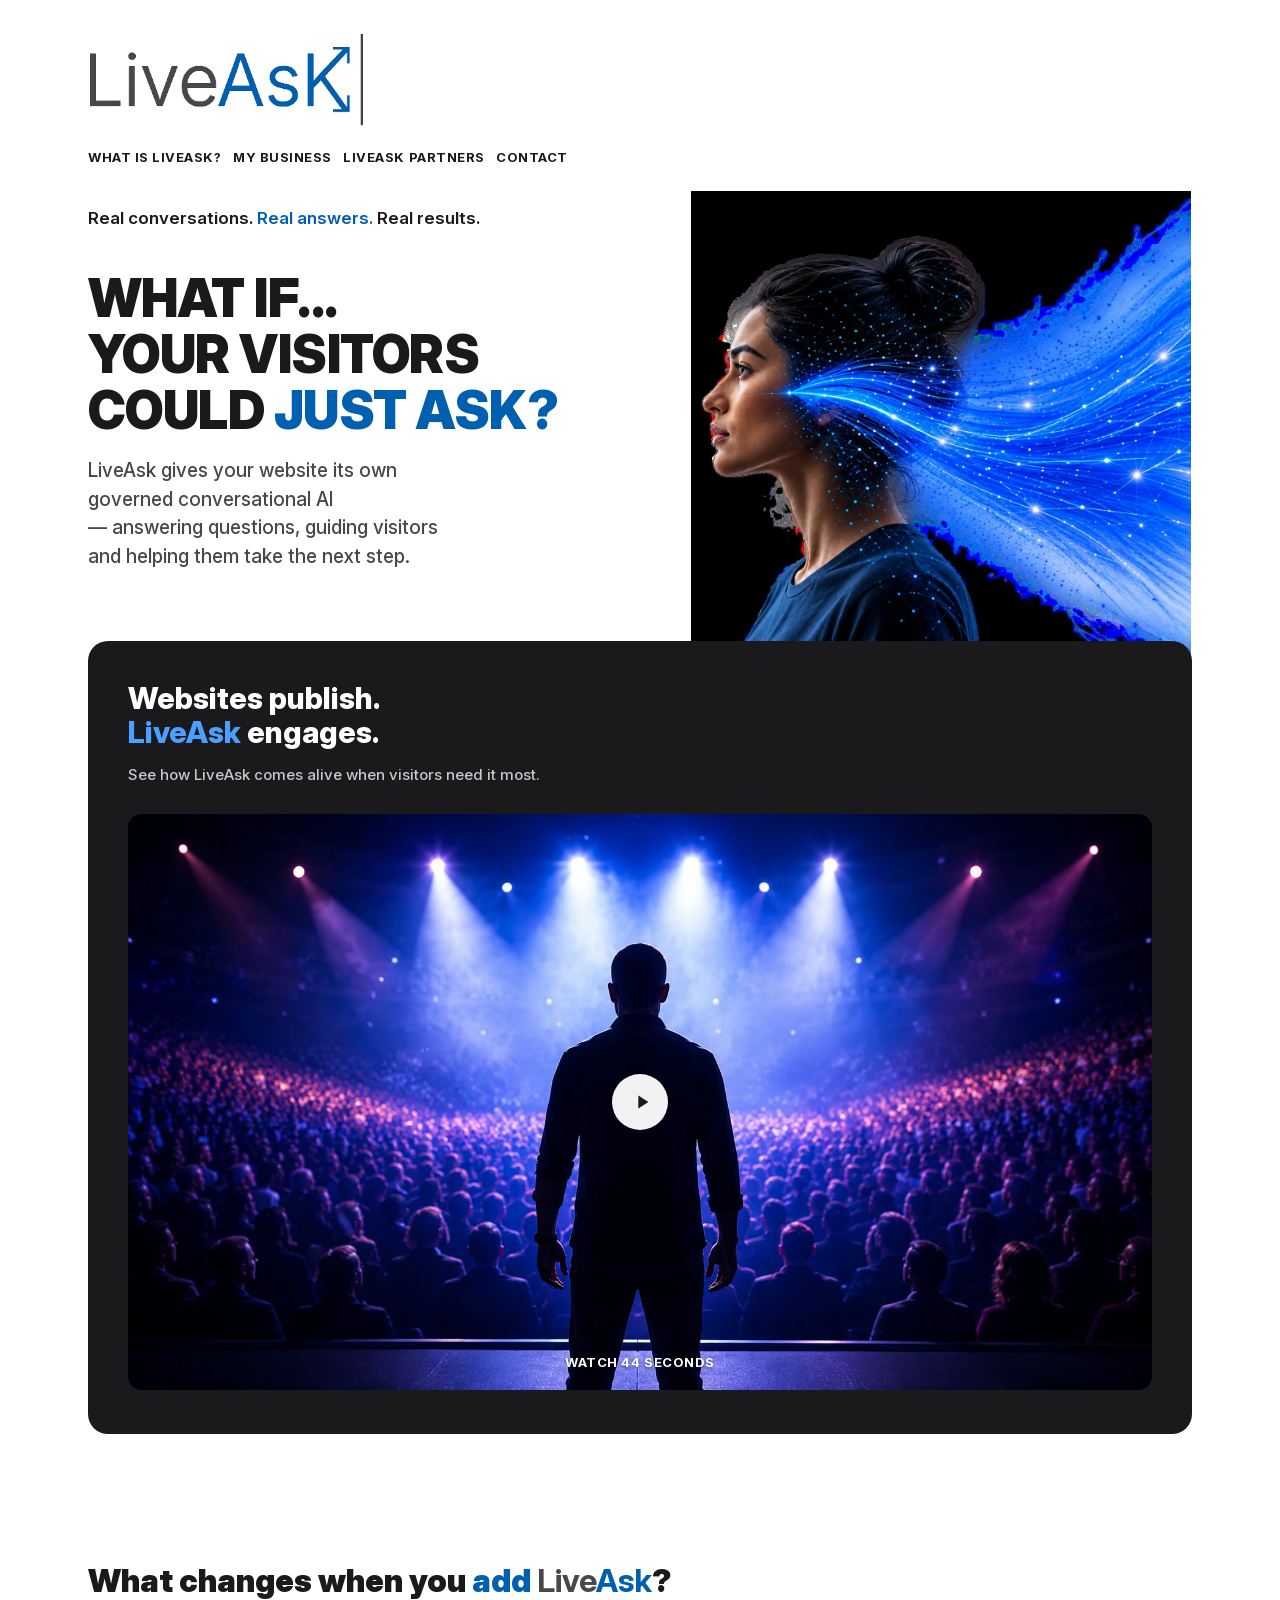
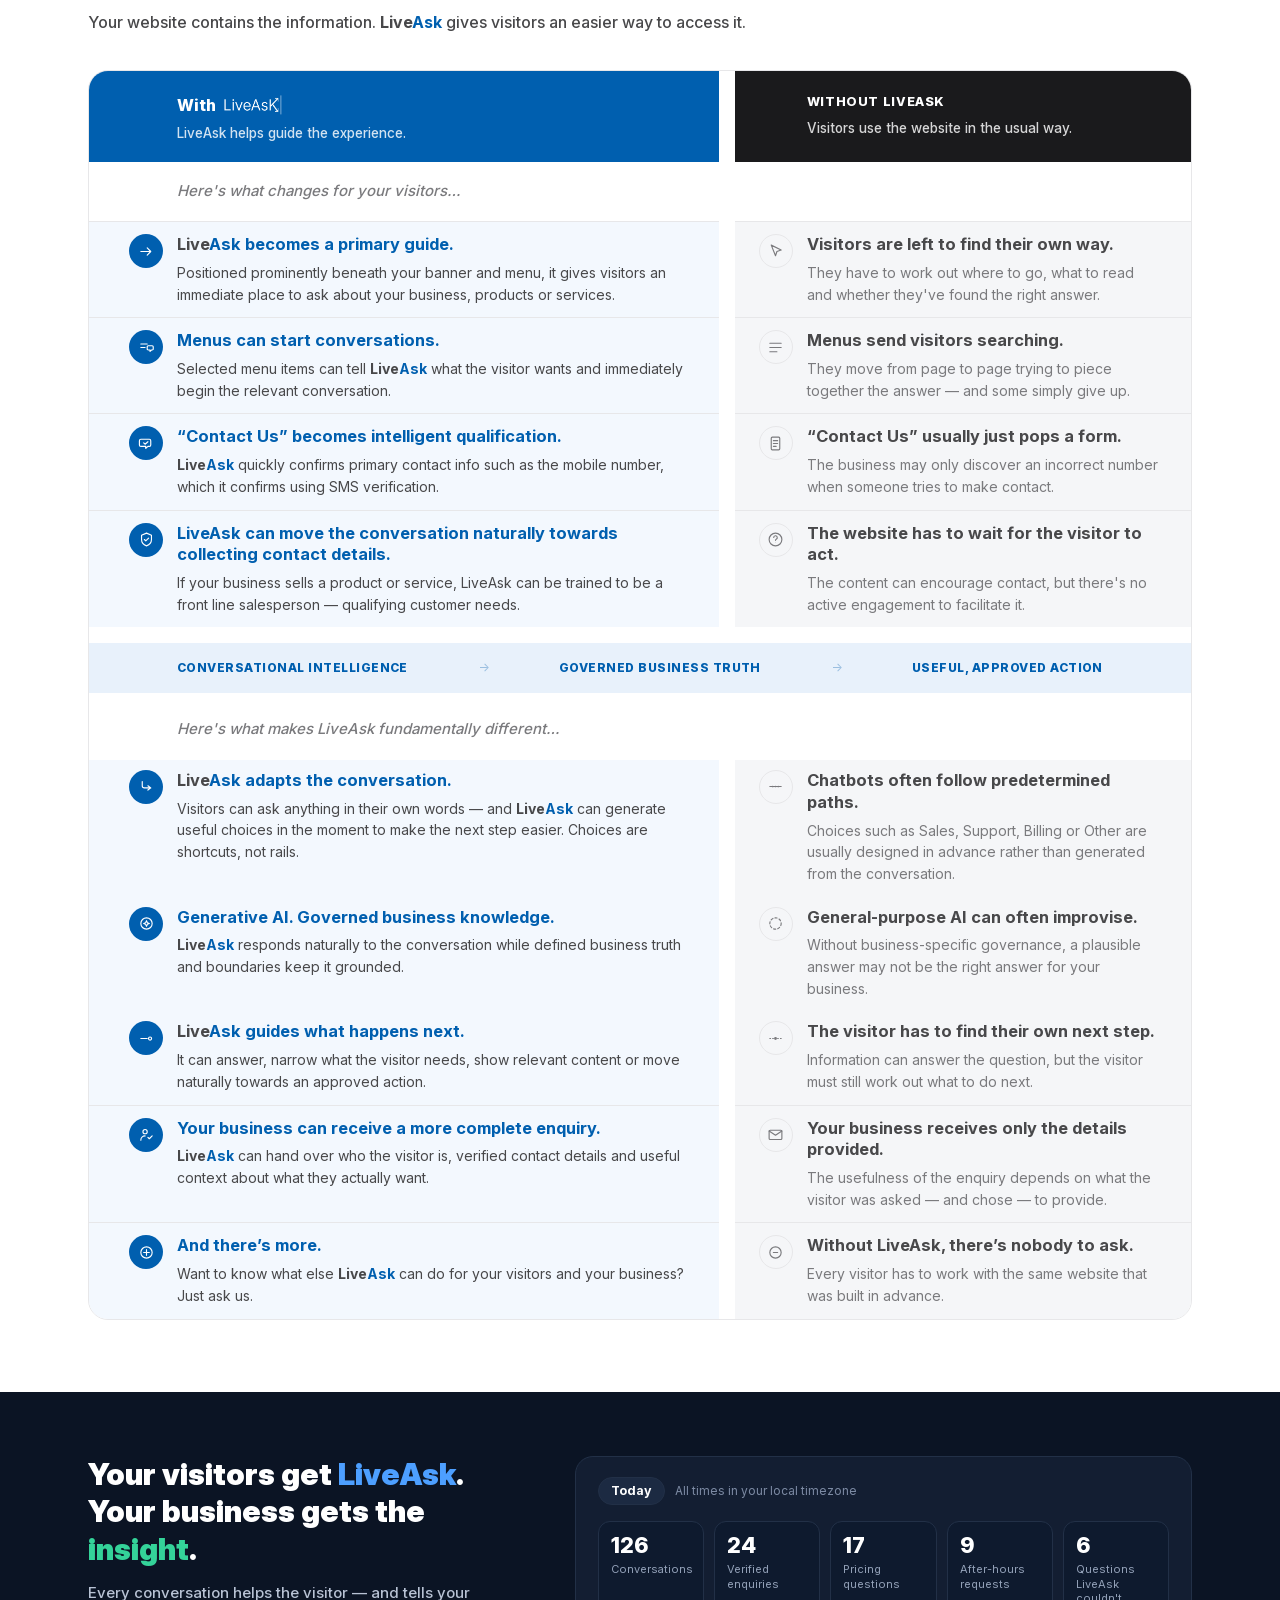
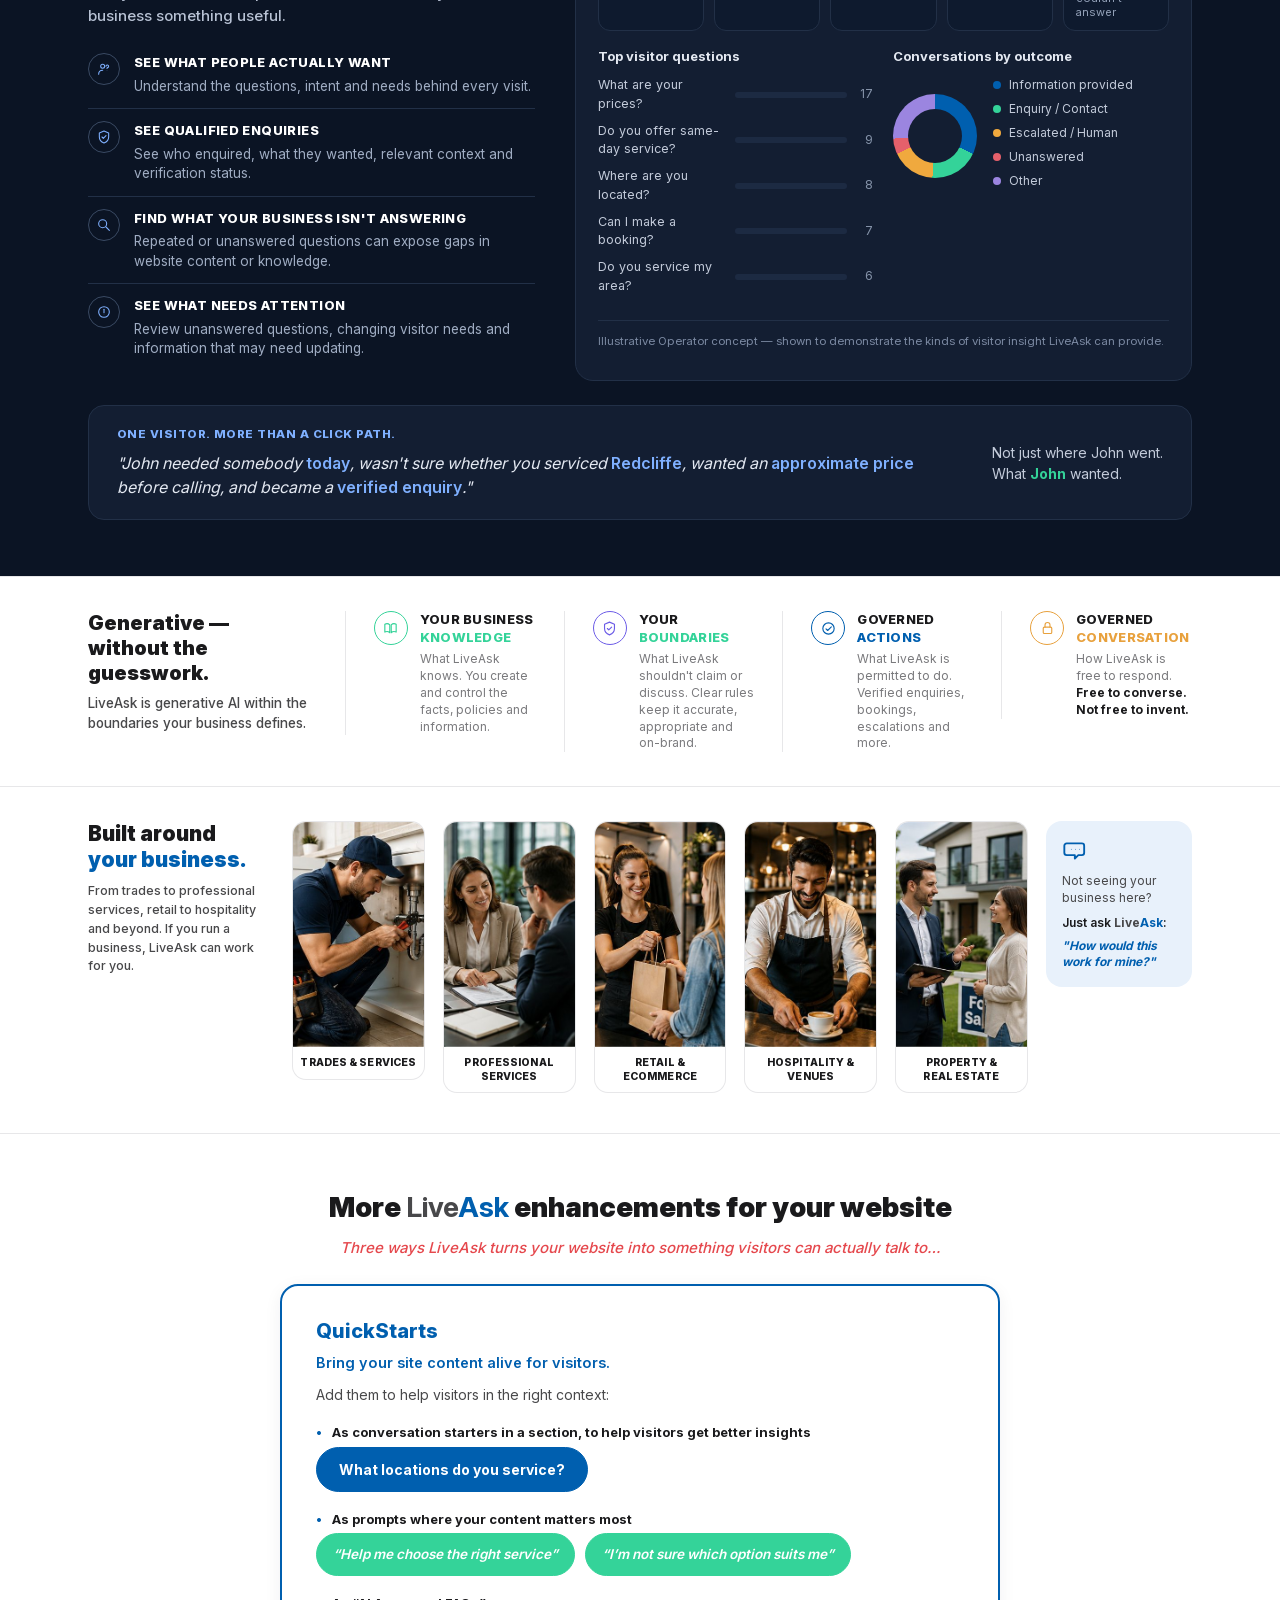
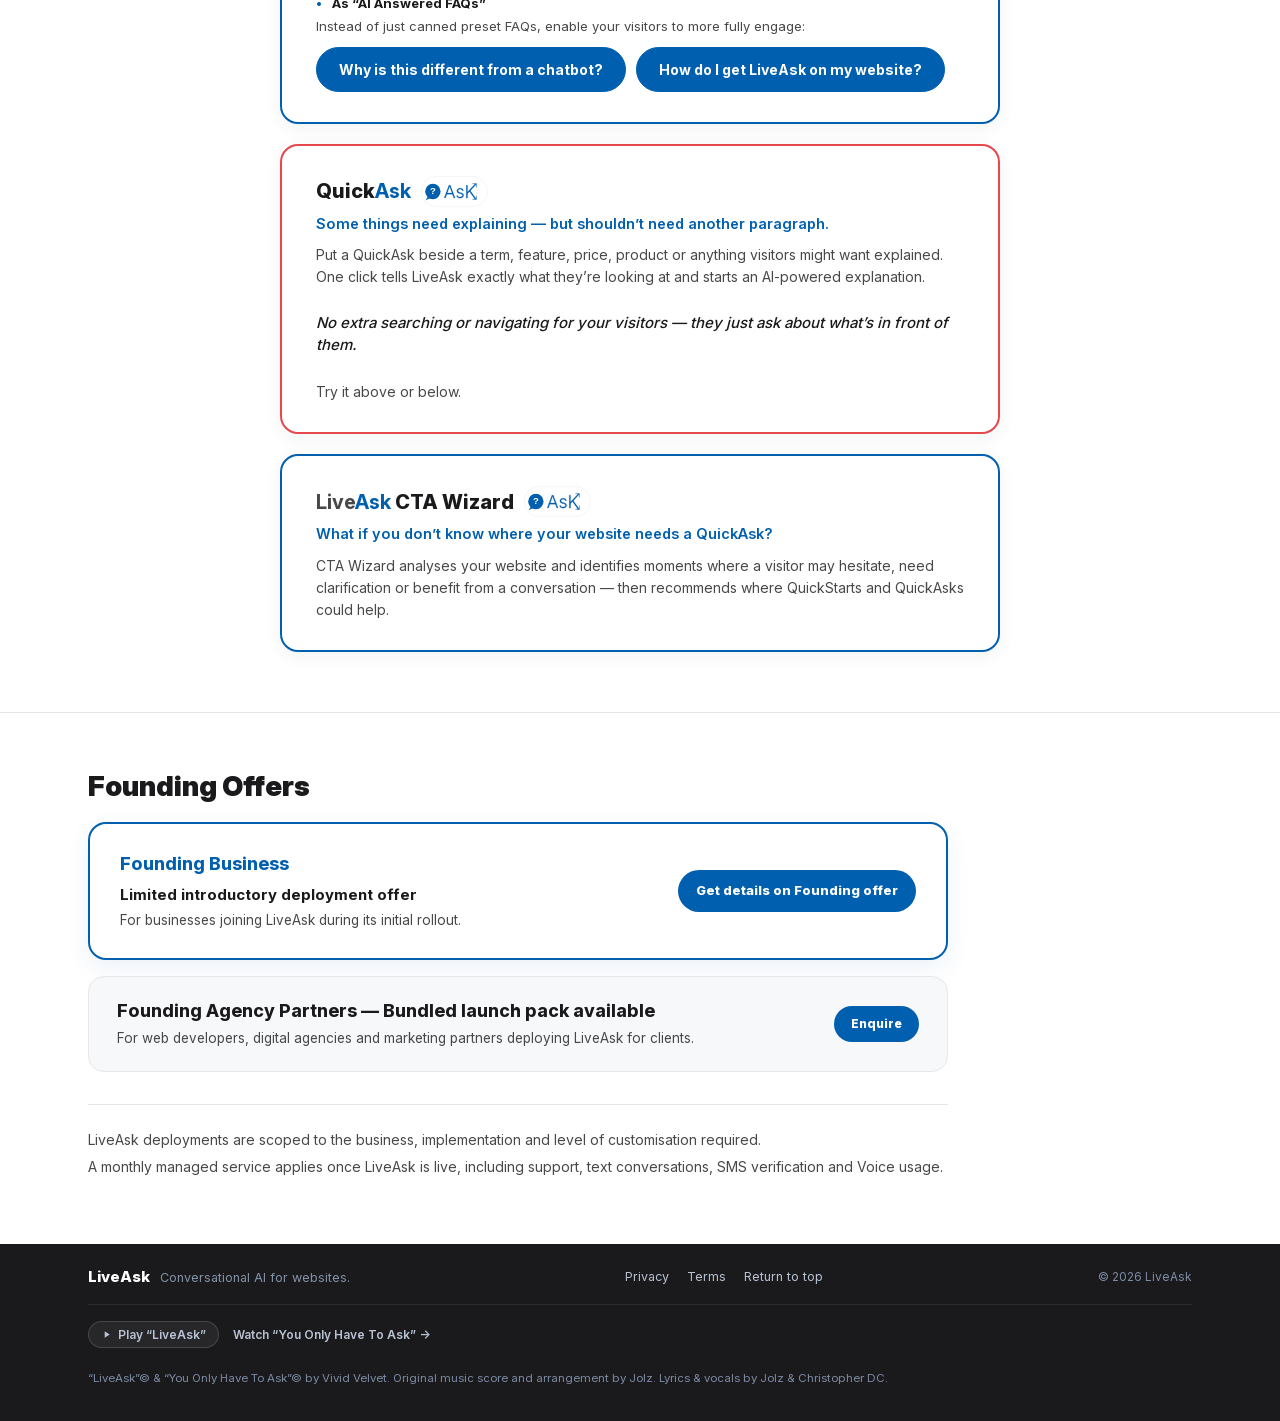
<file: tour/index.html>
﻿<!doctype html>
<html lang="en">
<head>
<meta charset="utf-8">
<meta name="robots" content="noindex">
<title>Starting LiveAsk Guided Tour…</title>
<script>
(function () {
  var ref = new URLSearchParams(window.location.search).get('ref') || 'card';
  try {
    sessionStorage.setItem('liveask_default_tour_entry', '1');
    sessionStorage.setItem('liveask_default_tour_ref', ref);
  } catch (e) {}
  location.replace('/?tour-entry=1&ref=' + encodeURIComponent(ref));
})();
</script>
</head>
<body></body>
</html>
</file>
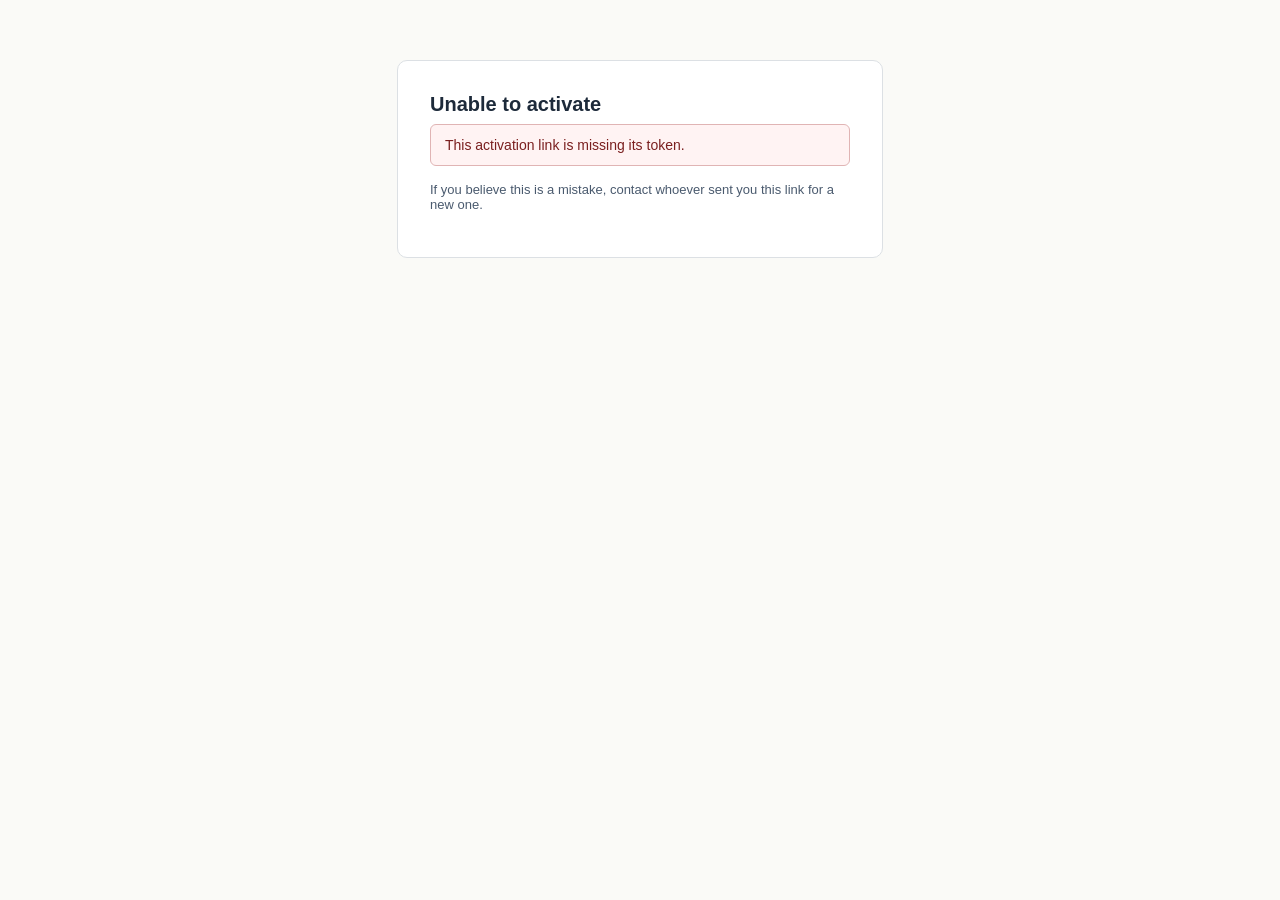
<file: activate.html>
<!DOCTYPE html>
<!--
  LiveAsk RA Activation Surface (Guided Tours MVP Package A, 12 September
  2026, spec Section E: "Use a LiveAsk-owned surface, conceptually
  https://liveask.au/activate?t=<opaque-token>").

  Genuinely new — no existing seam in runtime.js or index.js owns "an RA
  privately chooses and confirms a PIN in a browser". This is deliberately
  NOT part of the conversational widget: it's a separate, standalone
  surface, matching the spec's own framing that activation is not a Tour
  or chat interaction.

  Talks to the SAME backend Worker via the SAME body-shape-dispatch
  convention every other distinct request shape in index.js already uses
  (activationResolve / activationSubmit) — no new HTTP route was invented
  for this beyond the two already added to index.js's fetch() dispatch.

  CW must host this file and supply the correct Worker URL for the
  deployment it serves — see CW_INTEGRATION_MANIFEST.md.
-->
<html lang="en">
<head>
<meta charset="UTF-8">
<meta name="viewport" content="width=device-width, initial-scale=1.0">
<title>LiveAsk — Activate your account</title>
<style>
  body { font-family: -apple-system, BlinkMacSystemFont, "Segoe UI", Roboto, sans-serif; background: #FAFAF7; color: #1D2A3A; margin: 0; padding: 0; }
  .wrap { max-width: 420px; margin: 60px auto; padding: 32px; background: #fff; border: 1px solid #DCE0E4; border-radius: 10px; }
  h1 { font-size: 20px; margin: 0 0 8px; }
  p.sub { color: #4A5A6E; font-size: 14px; margin: 0 0 24px; }
  input { width: 100%; box-sizing: border-box; padding: 12px 14px; font-size: 16px; border: 1px solid #DCE0E4; border-radius: 6px; margin-bottom: 12px; }
  button { width: 100%; padding: 12px 14px; font-size: 15px; font-weight: 600; border: none; border-radius: 6px; background: #0E1B2C; color: #fff; cursor: pointer; }
  button:disabled { opacity: 0.5; cursor: default; }
  .error { color: #7a1f1f; background: #fff3f3; border: 1px solid #e0b4b4; border-radius: 6px; padding: 12px 14px; font-size: 14px; margin-bottom: 16px; }
  .hint { font-size: 13px; color: #4A5A6E; margin-top: 8px; }
</style>
</head>
<body>
<div class="wrap" id="app">
  <p>Loading…</p>
</div>
<script>
(function () {
  'use strict';

  // Deployment-specific — set this to the real Worker URL for whichever
  // tenant this activation page is served for. Not read from the page's
  // own query string or any other untrusted source; the ACTUAL
  // tenant/role/email this activation is for is resolved entirely
  // server-side from the token, never trusted from this file's own
  // configuration or the browser's URL.
  var WORKER_URL = 'https://ask-liveask.chriscarroll-promptworkx.workers.dev';

  var params = new URLSearchParams(window.location.search);
  var token = params.get('t') || '';
  var app = document.getElementById('app');

  function render(html) { app.innerHTML = html; }

  function renderError(message) {
    render('<h1>Unable to activate</h1><div class="error">' + escapeHtml(message) + '</div><p class="hint">If you believe this is a mistake, contact whoever sent you this link for a new one.</p>');
  }

  function escapeHtml(s) {
    return String(s || '').replace(/[&<>"]/g, function (c) {
      return { '&': '&amp;', '<': '&lt;', '>': '&gt;', '"': '&quot;' }[c];
    });
  }

  function post(body) {
    return fetch(WORKER_URL, {
      method: 'POST',
      headers: { 'content-type': 'application/json' },
      body: JSON.stringify(body)
    }).then(function (res) { return res.json(); });
  }

  if (!WORKER_URL) {
    renderError('This activation page is not correctly configured (no Worker URL set). Contact the site administrator.');
    return;
  }
  if (!token) {
    renderError('This activation link is missing its token.');
    return;
  }

  var REASON_MESSAGES = {
    not_found: 'This activation link is not recognised.',
    expired: 'This activation link has expired.',
    consumed: 'This activation link has already been used.',
    revoked: 'This activation link has been revoked.',
    invalid_token: 'This activation link is invalid.'
  };

  post({ activationResolve: { token: token } }).then(function (result) {
    if (!result.ok) {
      renderError(REASON_MESSAGES[result.reason] || 'This activation link is not valid.');
      return;
    }
    renderPinForm(result);
  }).catch(function () {
    renderError('Something went wrong loading this page. Please try again in a moment.');
  });

  function renderPinForm(resolved) {
    render(
      '<h1>Activate your LiveAsk account</h1>' +
      '<p class="sub">Choose a PIN you\'ll use to sign in. Nobody else — including LiveAsk staff — will ever see it.</p>' +
      '<input type="password" inputmode="numeric" id="pin" placeholder="Choose a PIN" autocomplete="new-password">' +
      '<input type="password" inputmode="numeric" id="pinConfirm" placeholder="Confirm PIN" autocomplete="new-password">' +
      '<div id="formError"></div>' +
      '<button id="submitBtn">Activate</button>'
    );
    document.getElementById('submitBtn').addEventListener('click', function () {
      var pin = document.getElementById('pin').value;
      var pinConfirm = document.getElementById('pinConfirm').value;
      var errEl = document.getElementById('formError');
      errEl.innerHTML = '';
      if (!pin || pin.length < 4) {
        errEl.innerHTML = '<div class="error">Choose a PIN of at least 4 digits.</div>';
        return;
      }
      if (pin !== pinConfirm) {
        errEl.innerHTML = '<div class="error">PINs do not match.</div>';
        return;
      }
      document.getElementById('submitBtn').disabled = true;
      post({ activationSubmit: { token: token, pin: pin, pinConfirm: pinConfirm } }).then(function (result) {
        if (!result.ok) {
          document.getElementById('submitBtn').disabled = false;
          errEl.innerHTML = '<div class="error">' + escapeHtml(REASON_MESSAGES[result.reason] || 'That did not work — please try again.') + '</div>';
          return;
        }
        render('<h1>You\'re all set</h1><p class="sub">Your account is active. You can now sign in with your email and the PIN you just chose.</p>');
      }).catch(function () {
        document.getElementById('submitBtn').disabled = false;
        errEl.innerHTML = '<div class="error">Something went wrong. Please try again.</div>';
      });
    });
  }
})();
</script>
</body>
</html>
</file>
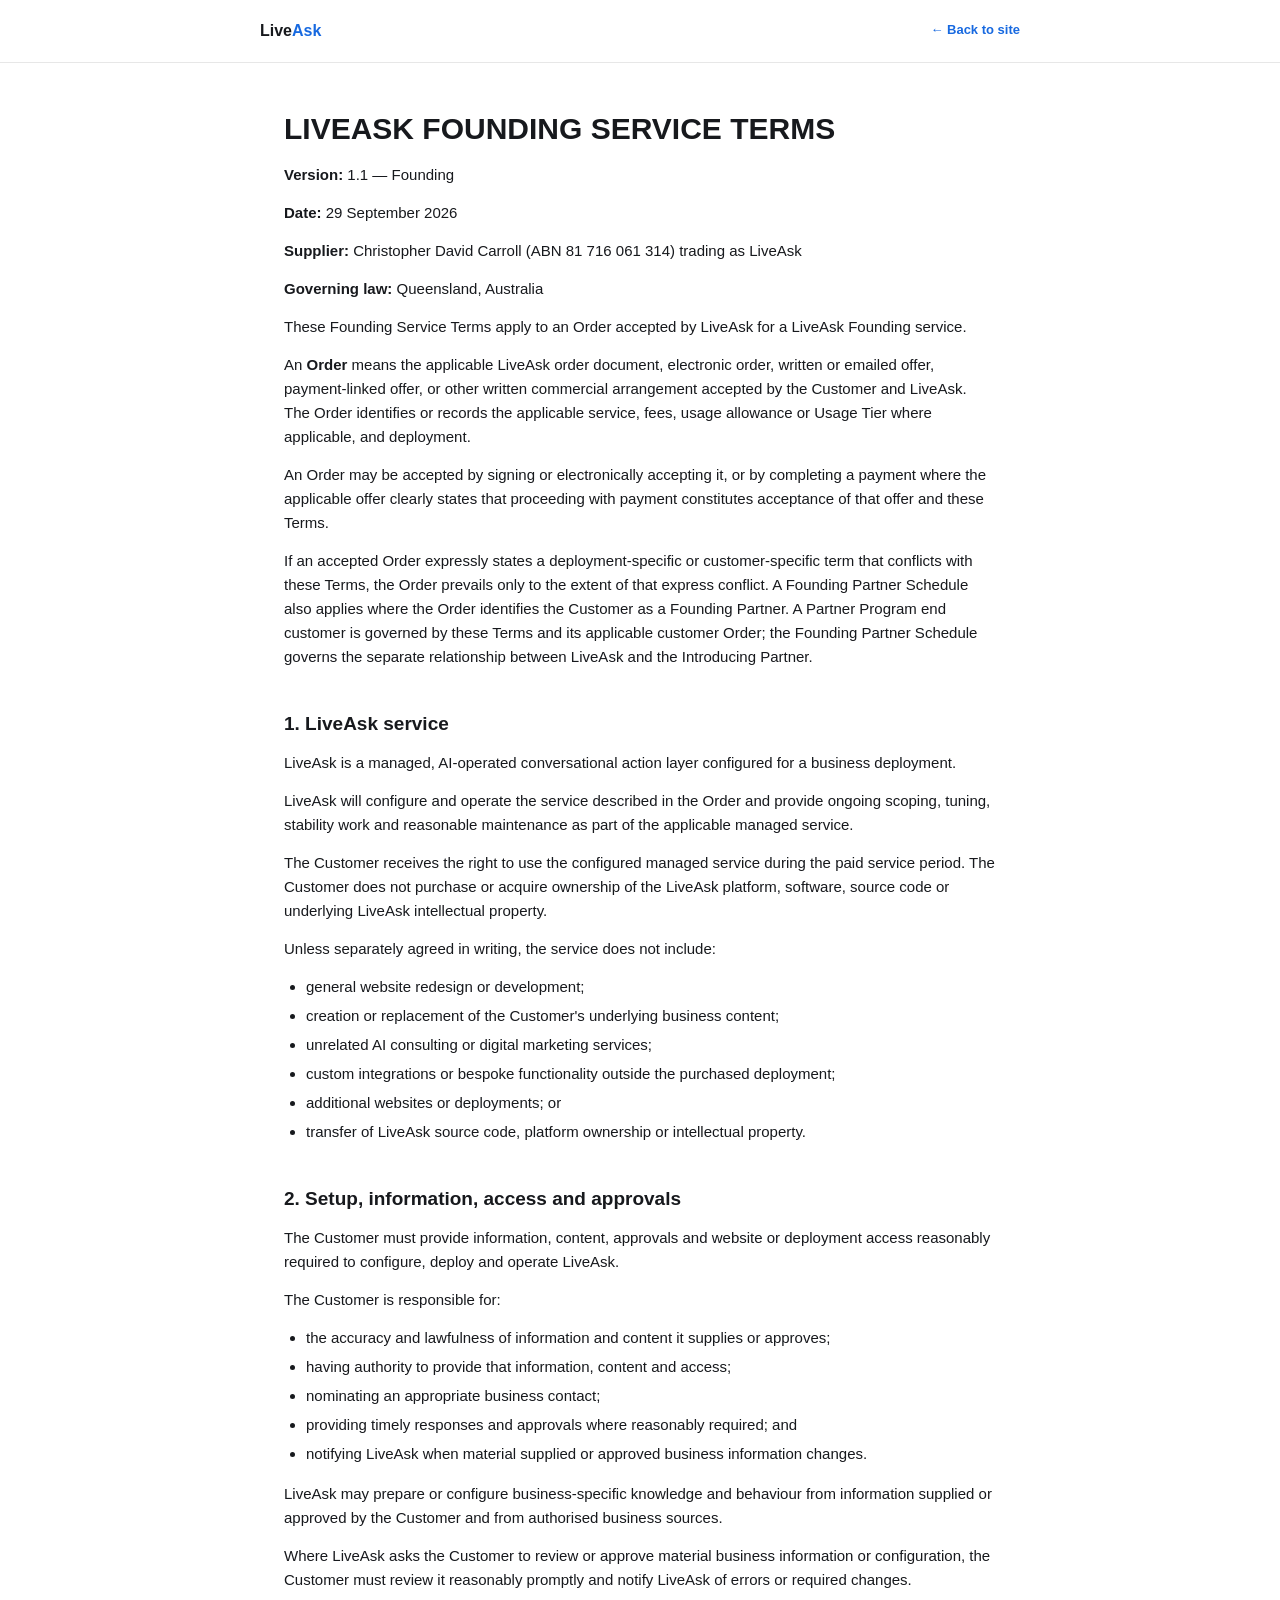
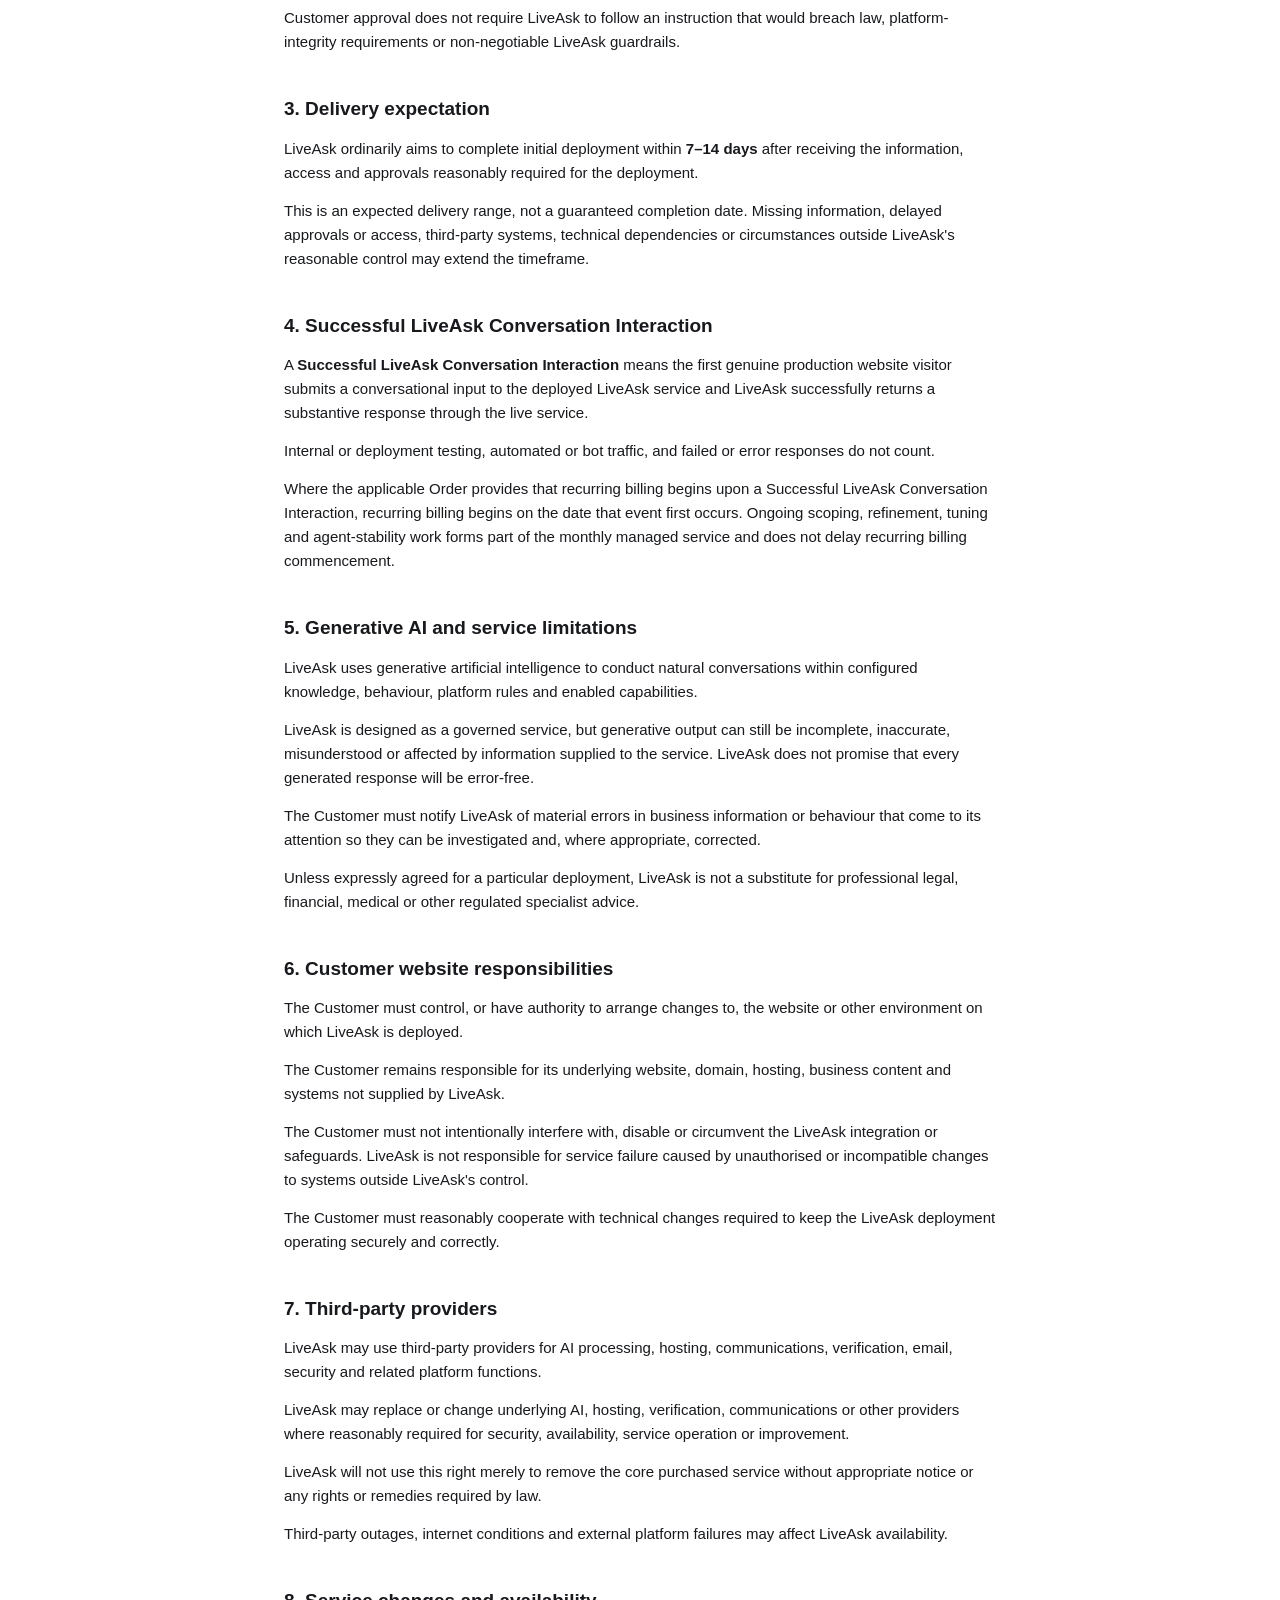
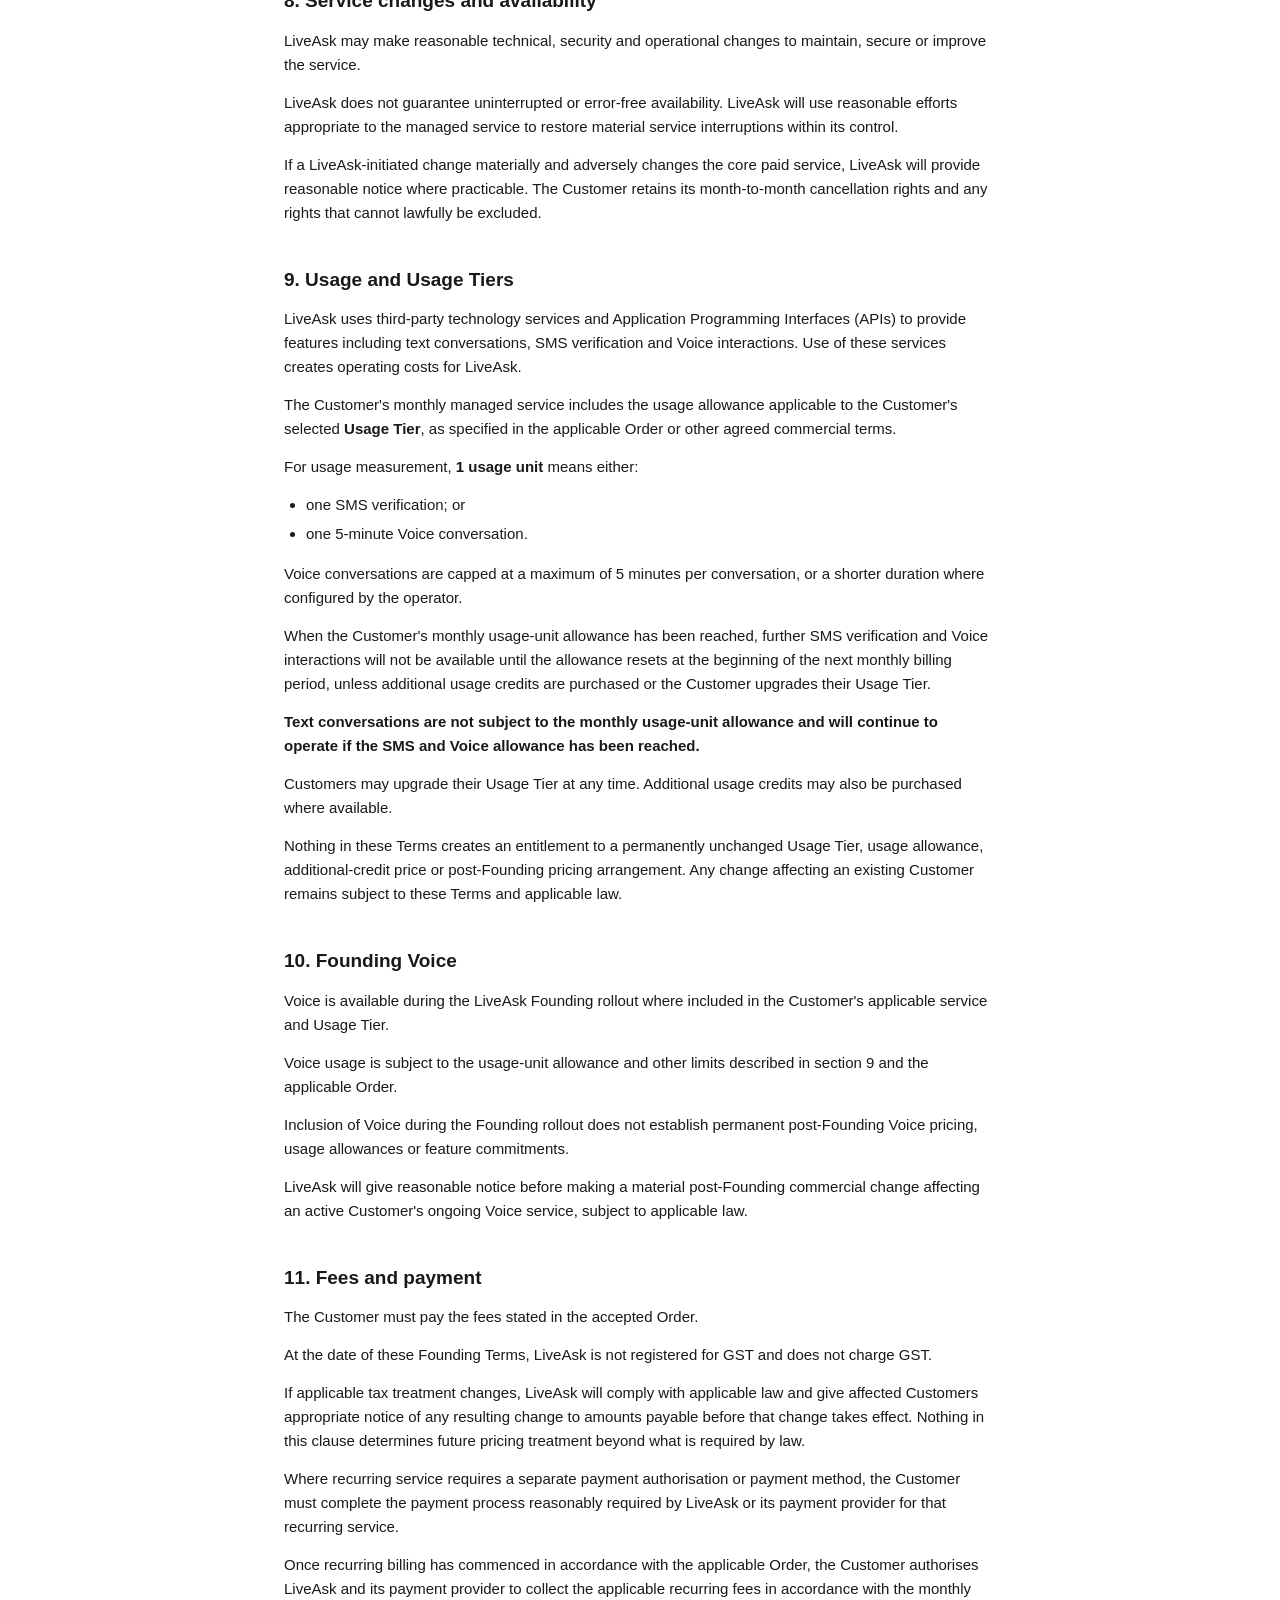
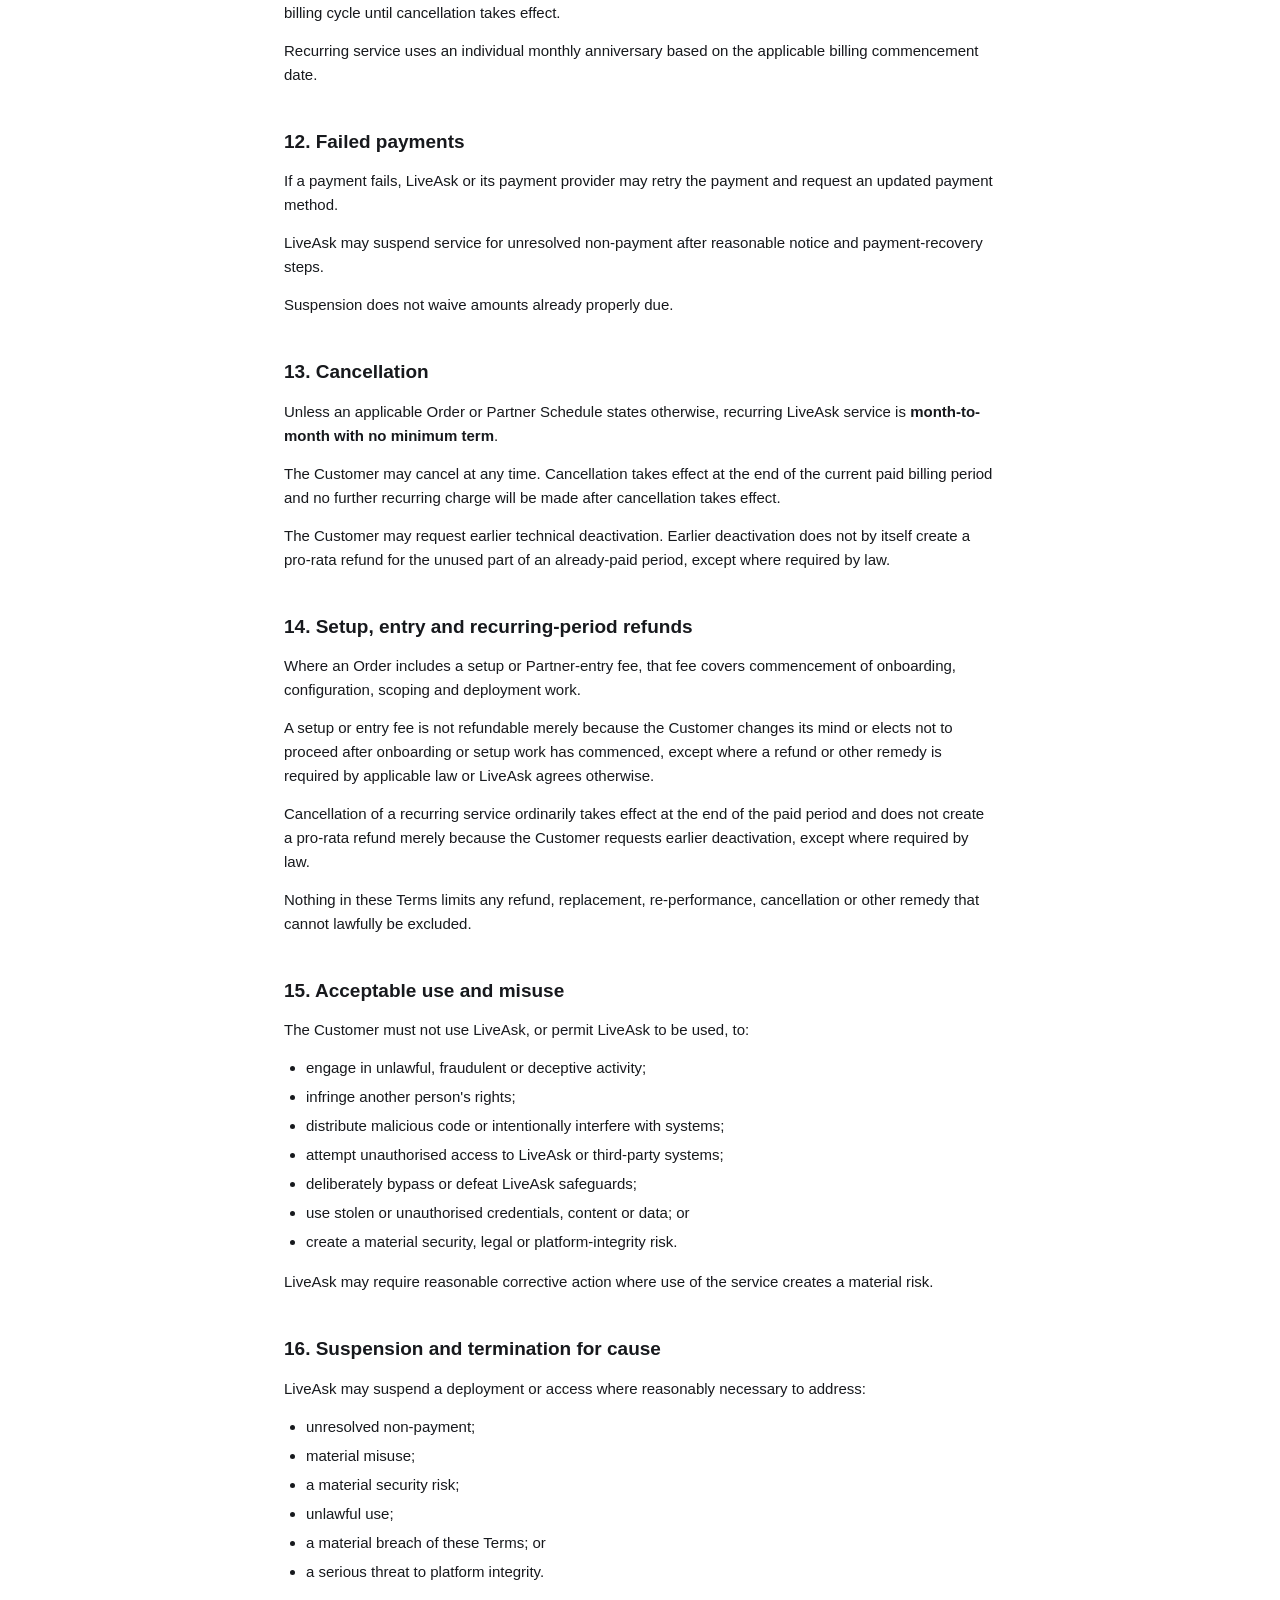
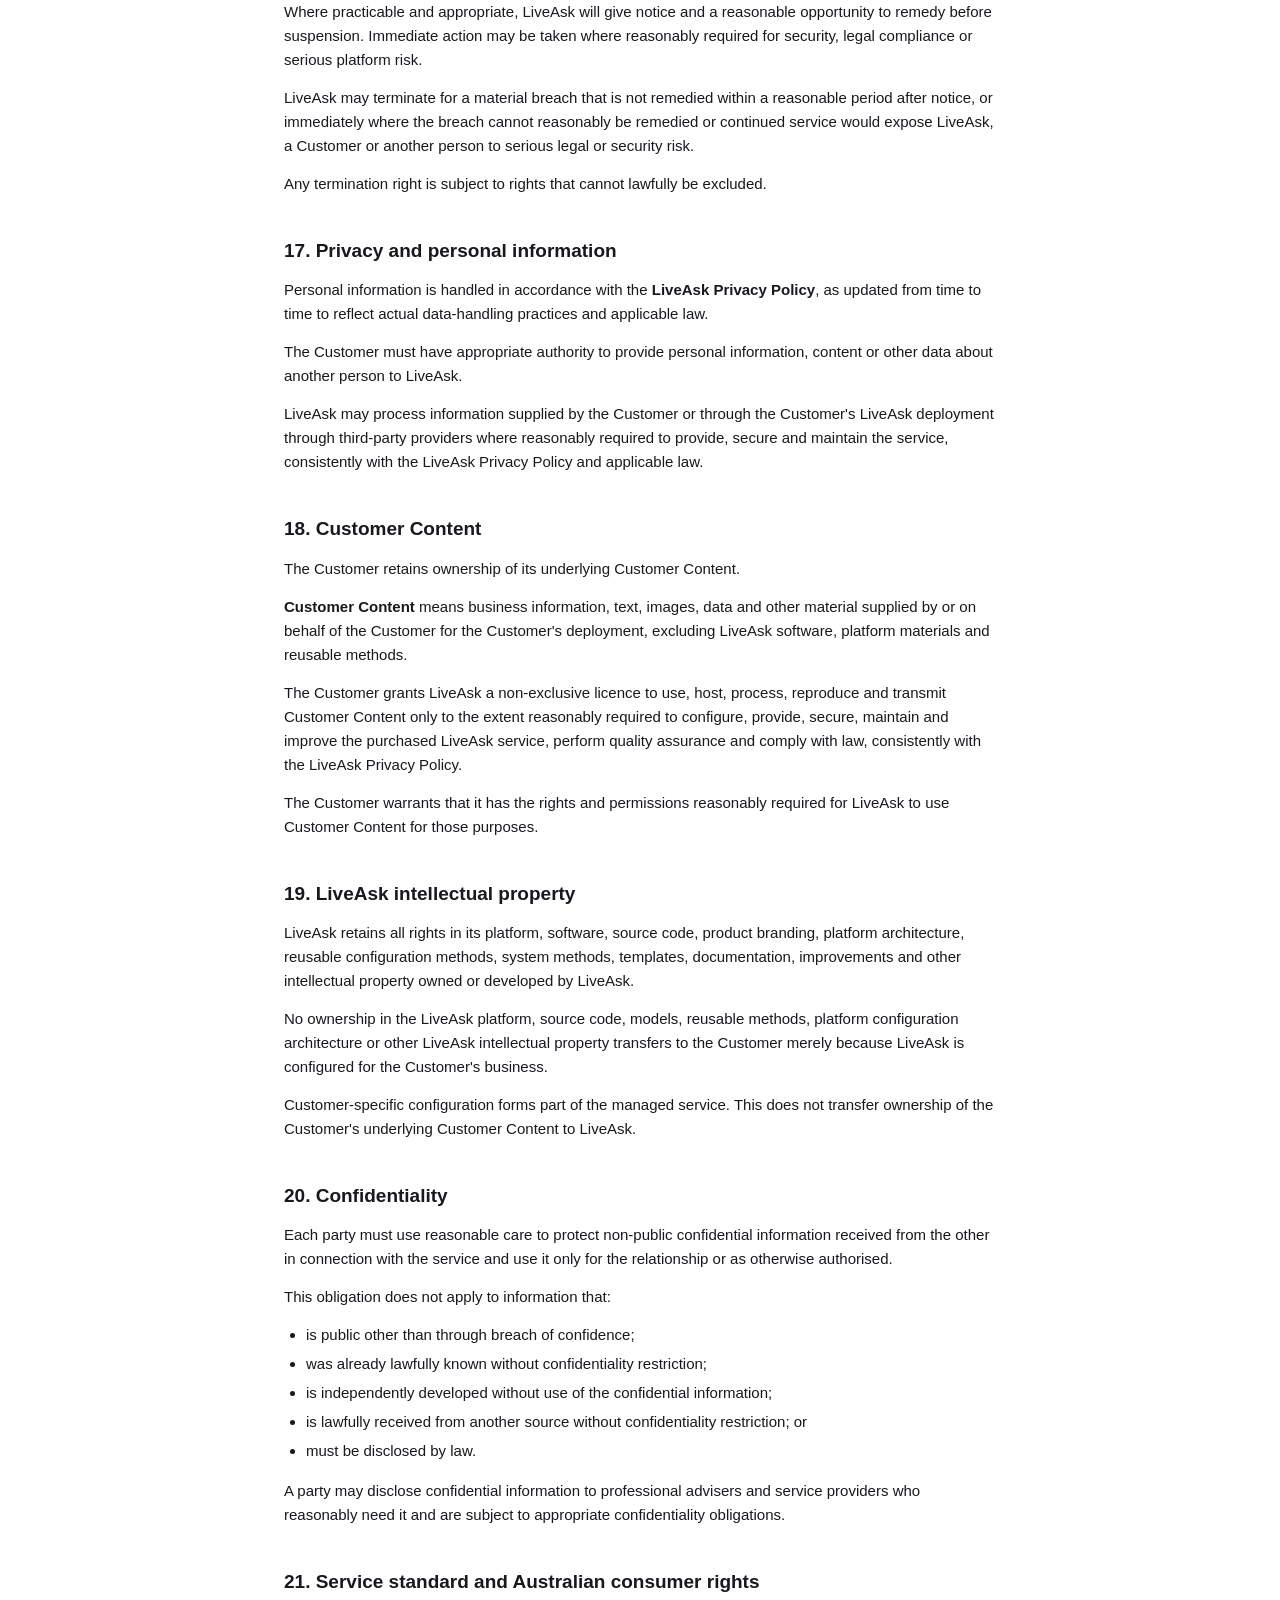
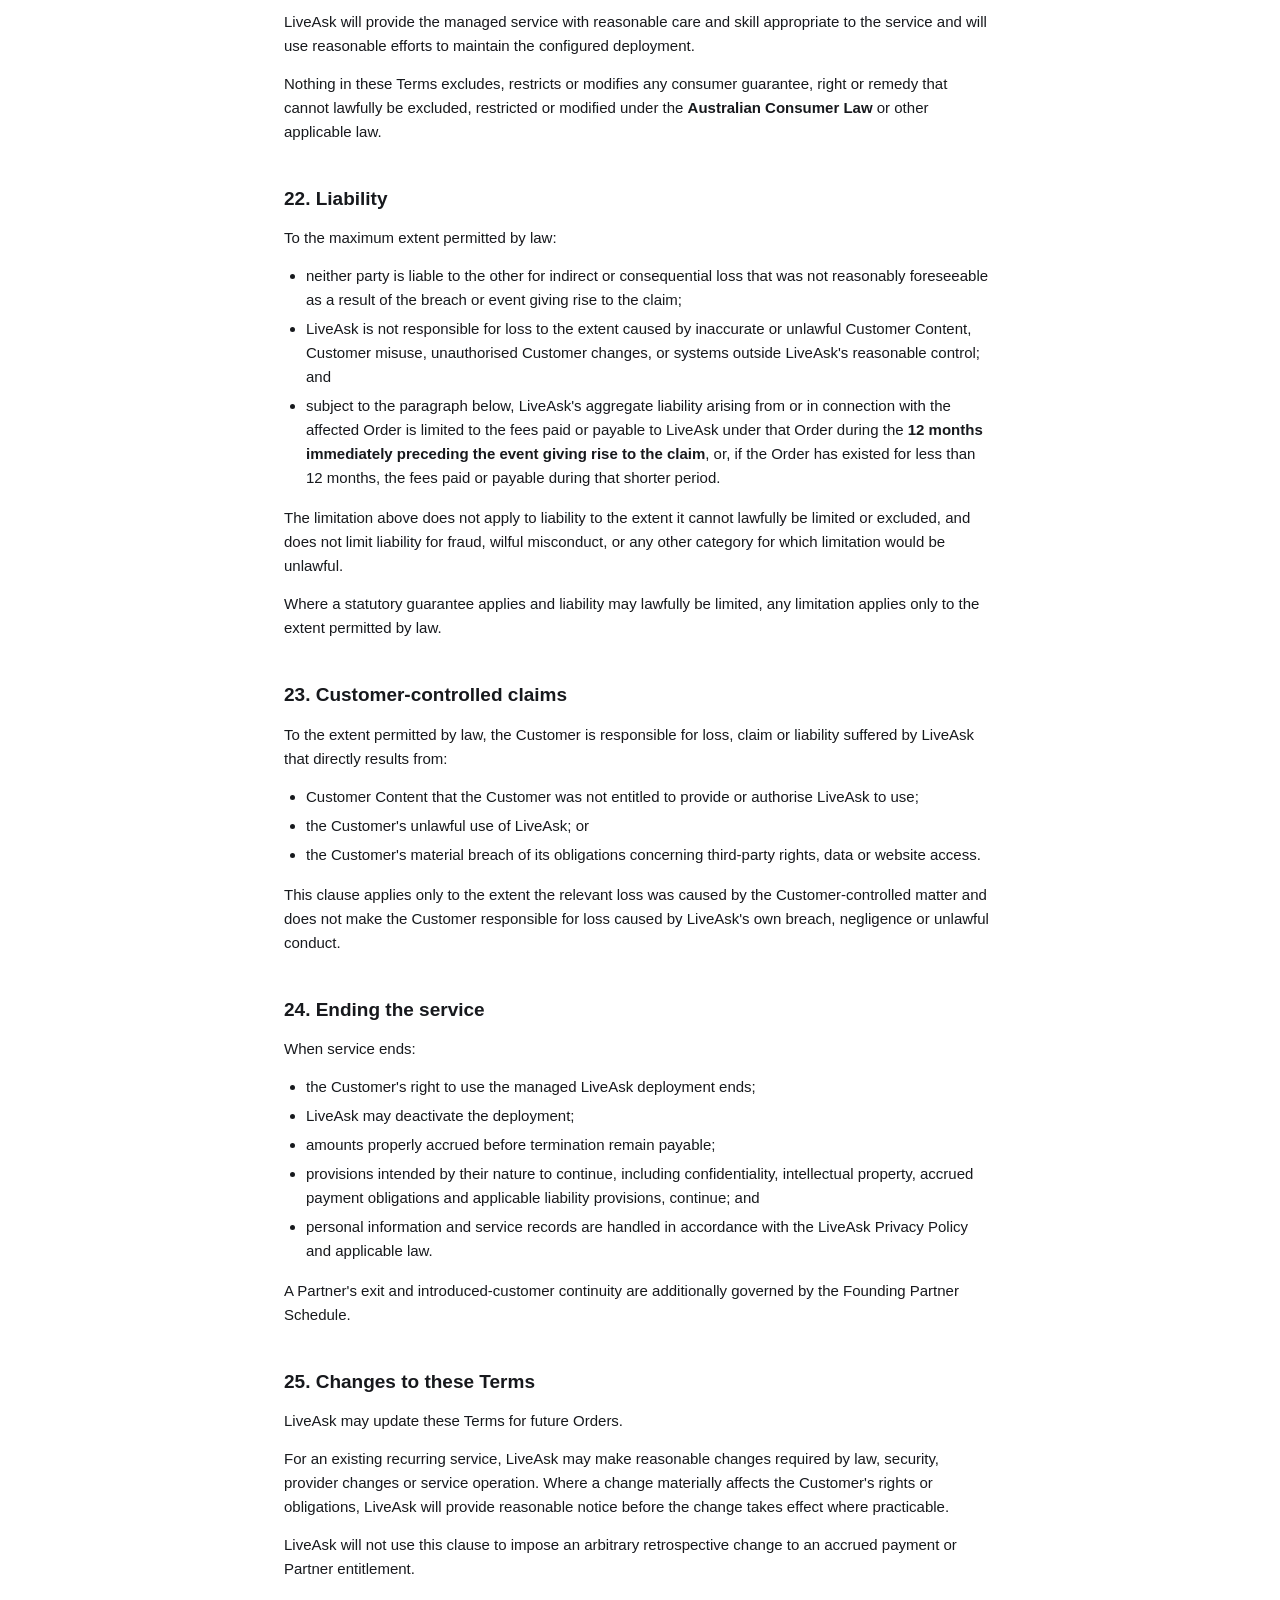
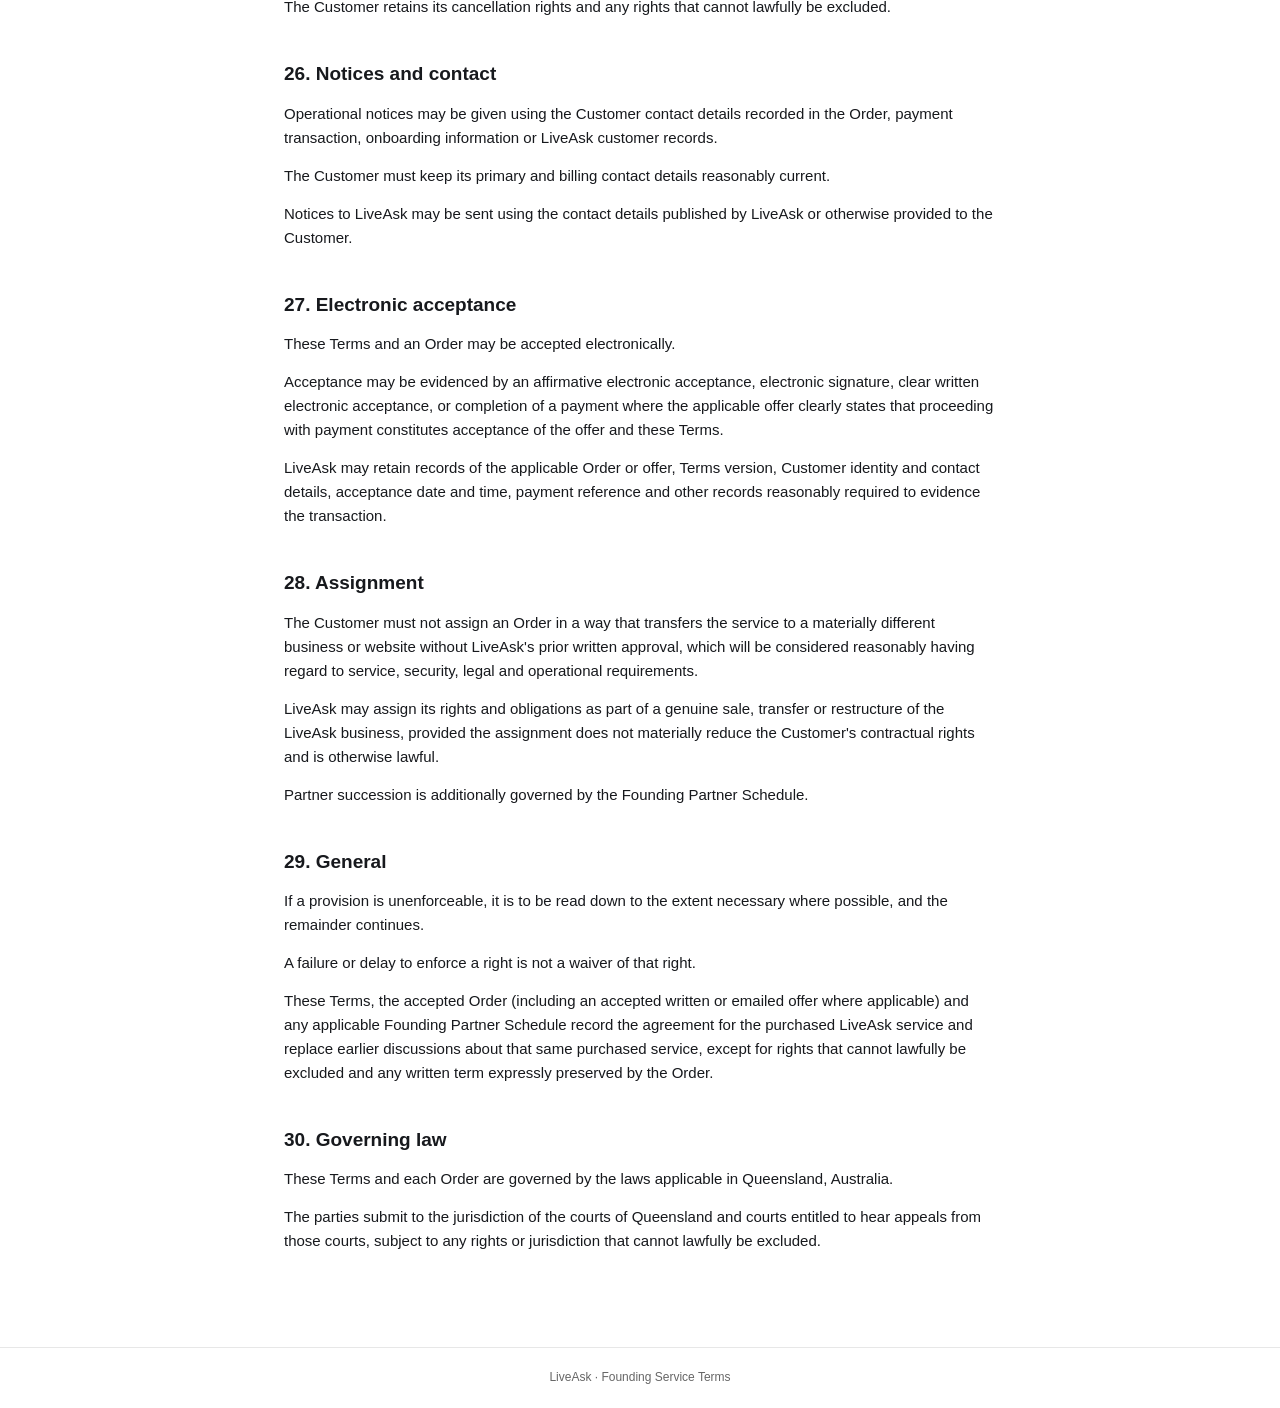
<file: founding-service-terms.html>
<!doctype html>
<html lang="en-AU">
<head>
<meta charset="utf-8">
<meta name="viewport" content="width=device-width, initial-scale=1">
<title>LiveAsk Founding Service Terms</title>
<style>
:root{--ink:#17191d;--muted:#666;--hairline:#e7e7e7;--blue:#1769e0}
*{box-sizing:border-box} body{margin:0;font-family:Arial,Helvetica,sans-serif;color:var(--ink);background:#fff;line-height:1.6}
.legal-header{border-bottom:1px solid var(--hairline);padding:18px 24px}.legal-header-inner{max-width:760px;margin:0 auto;display:flex;align-items:center;justify-content:space-between}
.legal-logo{font-weight:800;text-decoration:none;color:var(--ink)}.legal-logo span:last-child{color:var(--blue)}.legal-back{font-size:13px;font-weight:600;color:var(--blue);text-decoration:none}
main{max-width:760px;margin:0 auto;padding:48px 24px 80px}h1{font-size:30px;line-height:1.2;margin:0 0 16px}h2{font-size:19px;margin:40px 0 12px}
p{font-size:15px;margin:0 0 14px}ul{padding-left:22px;margin:0 0 16px}li{font-size:15px;margin-bottom:5px}.legal-footer{border-top:1px solid var(--hairline);padding:20px 24px;text-align:center;font-size:12px;color:var(--muted)}
@media(max-width:600px){main{padding:36px 20px 64px}h1{font-size:24px}}
</style></head><body>
<header class="legal-header"><div class="legal-header-inner"><a href="index.html" class="legal-logo"><span>Live</span><span>Ask</span></a><a href="index.html" class="legal-back">&larr; Back to site</a></div></header>
<main><h1>LIVEASK FOUNDING SERVICE TERMS</h1>
<p><strong>Version:</strong> 1.1 — Founding  </p>
<p><strong>Date:</strong> 29 September 2026  </p>
<p><strong>Supplier:</strong> Christopher David Carroll (ABN 81 716 061 314) trading as LiveAsk  </p>
<p><strong>Governing law:</strong> Queensland, Australia</p>
<p>These Founding Service Terms apply to an Order accepted by LiveAsk for a LiveAsk Founding service.</p>
<p>An <strong>Order</strong> means the applicable LiveAsk order document, electronic order, written or emailed offer, payment-linked offer, or other written commercial arrangement accepted by the Customer and LiveAsk. The Order identifies or records the applicable service, fees, usage allowance or Usage Tier where applicable, and deployment.</p>
<p>An Order may be accepted by signing or electronically accepting it, or by completing a payment where the applicable offer clearly states that proceeding with payment constitutes acceptance of that offer and these Terms.</p>
<p>If an accepted Order expressly states a deployment-specific or customer-specific term that conflicts with these Terms, the Order prevails only to the extent of that express conflict. A Founding Partner Schedule also applies where the Order identifies the Customer as a Founding Partner. A Partner Program end customer is governed by these Terms and its applicable customer Order; the Founding Partner Schedule governs the separate relationship between LiveAsk and the Introducing Partner.</p>
<h2>1. LiveAsk service</h2>
<p>LiveAsk is a managed, AI-operated conversational action layer configured for a business deployment.</p>
<p>LiveAsk will configure and operate the service described in the Order and provide ongoing scoping, tuning, stability work and reasonable maintenance as part of the applicable managed service.</p>
<p>The Customer receives the right to use the configured managed service during the paid service period. The Customer does not purchase or acquire ownership of the LiveAsk platform, software, source code or underlying LiveAsk intellectual property.</p>
<p>Unless separately agreed in writing, the service does not include:</p>
<ul>
<li>general website redesign or development;</li>
<li>creation or replacement of the Customer's underlying business content;</li>
<li>unrelated AI consulting or digital marketing services;</li>
<li>custom integrations or bespoke functionality outside the purchased deployment;</li>
<li>additional websites or deployments; or</li>
<li>transfer of LiveAsk source code, platform ownership or intellectual property.</li>
</ul>
<h2>2. Setup, information, access and approvals</h2>
<p>The Customer must provide information, content, approvals and website or deployment access reasonably required to configure, deploy and operate LiveAsk.</p>
<p>The Customer is responsible for:</p>
<ul>
<li>the accuracy and lawfulness of information and content it supplies or approves;</li>
<li>having authority to provide that information, content and access;</li>
<li>nominating an appropriate business contact;</li>
<li>providing timely responses and approvals where reasonably required; and</li>
<li>notifying LiveAsk when material supplied or approved business information changes.</li>
</ul>
<p>LiveAsk may prepare or configure business-specific knowledge and behaviour from information supplied or approved by the Customer and from authorised business sources.</p>
<p>Where LiveAsk asks the Customer to review or approve material business information or configuration, the Customer must review it reasonably promptly and notify LiveAsk of errors or required changes.</p>
<p>Customer approval does not require LiveAsk to follow an instruction that would breach law, platform-integrity requirements or non-negotiable LiveAsk guardrails.</p>
<h2>3. Delivery expectation</h2>
<p>LiveAsk ordinarily aims to complete initial deployment within <strong>7–14 days</strong> after receiving the information, access and approvals reasonably required for the deployment.</p>
<p>This is an expected delivery range, not a guaranteed completion date. Missing information, delayed approvals or access, third-party systems, technical dependencies or circumstances outside LiveAsk's reasonable control may extend the timeframe.</p>
<h2>4. Successful LiveAsk Conversation Interaction</h2>
<p>A <strong>Successful LiveAsk Conversation Interaction</strong> means the first genuine production website visitor submits a conversational input to the deployed LiveAsk service and LiveAsk successfully returns a substantive response through the live service.</p>
<p>Internal or deployment testing, automated or bot traffic, and failed or error responses do not count.</p>
<p>Where the applicable Order provides that recurring billing begins upon a Successful LiveAsk Conversation Interaction, recurring billing begins on the date that event first occurs. Ongoing scoping, refinement, tuning and agent-stability work forms part of the monthly managed service and does not delay recurring billing commencement.</p>
<h2>5. Generative AI and service limitations</h2>
<p>LiveAsk uses generative artificial intelligence to conduct natural conversations within configured knowledge, behaviour, platform rules and enabled capabilities.</p>
<p>LiveAsk is designed as a governed service, but generative output can still be incomplete, inaccurate, misunderstood or affected by information supplied to the service. LiveAsk does not promise that every generated response will be error-free.</p>
<p>The Customer must notify LiveAsk of material errors in business information or behaviour that come to its attention so they can be investigated and, where appropriate, corrected.</p>
<p>Unless expressly agreed for a particular deployment, LiveAsk is not a substitute for professional legal, financial, medical or other regulated specialist advice.</p>
<h2>6. Customer website responsibilities</h2>
<p>The Customer must control, or have authority to arrange changes to, the website or other environment on which LiveAsk is deployed.</p>
<p>The Customer remains responsible for its underlying website, domain, hosting, business content and systems not supplied by LiveAsk.</p>
<p>The Customer must not intentionally interfere with, disable or circumvent the LiveAsk integration or safeguards. LiveAsk is not responsible for service failure caused by unauthorised or incompatible changes to systems outside LiveAsk's control.</p>
<p>The Customer must reasonably cooperate with technical changes required to keep the LiveAsk deployment operating securely and correctly.</p>
<h2>7. Third-party providers</h2>
<p>LiveAsk may use third-party providers for AI processing, hosting, communications, verification, email, security and related platform functions.</p>
<p>LiveAsk may replace or change underlying AI, hosting, verification, communications or other providers where reasonably required for security, availability, service operation or improvement.</p>
<p>LiveAsk will not use this right merely to remove the core purchased service without appropriate notice or any rights or remedies required by law.</p>
<p>Third-party outages, internet conditions and external platform failures may affect LiveAsk availability.</p>
<h2>8. Service changes and availability</h2>
<p>LiveAsk may make reasonable technical, security and operational changes to maintain, secure or improve the service.</p>
<p>LiveAsk does not guarantee uninterrupted or error-free availability. LiveAsk will use reasonable efforts appropriate to the managed service to restore material service interruptions within its control.</p>
<p>If a LiveAsk-initiated change materially and adversely changes the core paid service, LiveAsk will provide reasonable notice where practicable. The Customer retains its month-to-month cancellation rights and any rights that cannot lawfully be excluded.</p>
<h2>9. Usage and Usage Tiers</h2>
<p>LiveAsk uses third-party technology services and Application Programming Interfaces (APIs) to provide features including text conversations, SMS verification and Voice interactions. Use of these services creates operating costs for LiveAsk.</p>
<p>The Customer's monthly managed service includes the usage allowance applicable to the Customer's selected <strong>Usage Tier</strong>, as specified in the applicable Order or other agreed commercial terms.</p>
<p>For usage measurement, <strong>1 usage unit</strong> means either:</p>
<ul>
<li>one SMS verification; or</li>
<li>one 5-minute Voice conversation.</li>
</ul>
<p>Voice conversations are capped at a maximum of 5 minutes per conversation, or a shorter duration where configured by the operator.</p>
<p>When the Customer's monthly usage-unit allowance has been reached, further SMS verification and Voice interactions will not be available until the allowance resets at the beginning of the next monthly billing period, unless additional usage credits are purchased or the Customer upgrades their Usage Tier.</p>
<p><strong>Text conversations are not subject to the monthly usage-unit allowance and will continue to operate if the SMS and Voice allowance has been reached.</strong></p>
<p>Customers may upgrade their Usage Tier at any time. Additional usage credits may also be purchased where available.</p>
<p>Nothing in these Terms creates an entitlement to a permanently unchanged Usage Tier, usage allowance, additional-credit price or post-Founding pricing arrangement. Any change affecting an existing Customer remains subject to these Terms and applicable law.</p>
<h2>10. Founding Voice</h2>
<p>Voice is available during the LiveAsk Founding rollout where included in the Customer's applicable service and Usage Tier.</p>
<p>Voice usage is subject to the usage-unit allowance and other limits described in section 9 and the applicable Order.</p>
<p>Inclusion of Voice during the Founding rollout does not establish permanent post-Founding Voice pricing, usage allowances or feature commitments.</p>
<p>LiveAsk will give reasonable notice before making a material post-Founding commercial change affecting an active Customer's ongoing Voice service, subject to applicable law.</p>
<h2>11. Fees and payment</h2>
<p>The Customer must pay the fees stated in the accepted Order.</p>
<p>At the date of these Founding Terms, LiveAsk is not registered for GST and does not charge GST.</p>
<p>If applicable tax treatment changes, LiveAsk will comply with applicable law and give affected Customers appropriate notice of any resulting change to amounts payable before that change takes effect. Nothing in this clause determines future pricing treatment beyond what is required by law.</p>
<p>Where recurring service requires a separate payment authorisation or payment method, the Customer must complete the payment process reasonably required by LiveAsk or its payment provider for that recurring service.</p>
<p>Once recurring billing has commenced in accordance with the applicable Order, the Customer authorises LiveAsk and its payment provider to collect the applicable recurring fees in accordance with the monthly billing cycle until cancellation takes effect.</p>
<p>Recurring service uses an individual monthly anniversary based on the applicable billing commencement date.</p>
<h2>12. Failed payments</h2>
<p>If a payment fails, LiveAsk or its payment provider may retry the payment and request an updated payment method.</p>
<p>LiveAsk may suspend service for unresolved non-payment after reasonable notice and payment-recovery steps.</p>
<p>Suspension does not waive amounts already properly due.</p>
<h2>13. Cancellation</h2>
<p>Unless an applicable Order or Partner Schedule states otherwise, recurring LiveAsk service is <strong>month-to-month with no minimum term</strong>.</p>
<p>The Customer may cancel at any time. Cancellation takes effect at the end of the current paid billing period and no further recurring charge will be made after cancellation takes effect.</p>
<p>The Customer may request earlier technical deactivation. Earlier deactivation does not by itself create a pro-rata refund for the unused part of an already-paid period, except where required by law.</p>
<h2>14. Setup, entry and recurring-period refunds</h2>
<p>Where an Order includes a setup or Partner-entry fee, that fee covers commencement of onboarding, configuration, scoping and deployment work.</p>
<p>A setup or entry fee is not refundable merely because the Customer changes its mind or elects not to proceed after onboarding or setup work has commenced, except where a refund or other remedy is required by applicable law or LiveAsk agrees otherwise.</p>
<p>Cancellation of a recurring service ordinarily takes effect at the end of the paid period and does not create a pro-rata refund merely because the Customer requests earlier deactivation, except where required by law.</p>
<p>Nothing in these Terms limits any refund, replacement, re-performance, cancellation or other remedy that cannot lawfully be excluded.</p>
<h2>15. Acceptable use and misuse</h2>
<p>The Customer must not use LiveAsk, or permit LiveAsk to be used, to:</p>
<ul>
<li>engage in unlawful, fraudulent or deceptive activity;</li>
<li>infringe another person's rights;</li>
<li>distribute malicious code or intentionally interfere with systems;</li>
<li>attempt unauthorised access to LiveAsk or third-party systems;</li>
<li>deliberately bypass or defeat LiveAsk safeguards;</li>
<li>use stolen or unauthorised credentials, content or data; or</li>
<li>create a material security, legal or platform-integrity risk.</li>
</ul>
<p>LiveAsk may require reasonable corrective action where use of the service creates a material risk.</p>
<h2>16. Suspension and termination for cause</h2>
<p>LiveAsk may suspend a deployment or access where reasonably necessary to address:</p>
<ul>
<li>unresolved non-payment;</li>
<li>material misuse;</li>
<li>a material security risk;</li>
<li>unlawful use;</li>
<li>a material breach of these Terms; or</li>
<li>a serious threat to platform integrity.</li>
</ul>
<p>Where practicable and appropriate, LiveAsk will give notice and a reasonable opportunity to remedy before suspension. Immediate action may be taken where reasonably required for security, legal compliance or serious platform risk.</p>
<p>LiveAsk may terminate for a material breach that is not remedied within a reasonable period after notice, or immediately where the breach cannot reasonably be remedied or continued service would expose LiveAsk, a Customer or another person to serious legal or security risk.</p>
<p>Any termination right is subject to rights that cannot lawfully be excluded.</p>
<h2>17. Privacy and personal information</h2>
<p>Personal information is handled in accordance with the <strong>LiveAsk Privacy Policy</strong>, as updated from time to time to reflect actual data-handling practices and applicable law.</p>
<p>The Customer must have appropriate authority to provide personal information, content or other data about another person to LiveAsk.</p>
<p>LiveAsk may process information supplied by the Customer or through the Customer's LiveAsk deployment through third-party providers where reasonably required to provide, secure and maintain the service, consistently with the LiveAsk Privacy Policy and applicable law.</p>
<h2>18. Customer Content</h2>
<p>The Customer retains ownership of its underlying Customer Content.</p>
<p><strong>Customer Content</strong> means business information, text, images, data and other material supplied by or on behalf of the Customer for the Customer's deployment, excluding LiveAsk software, platform materials and reusable methods.</p>
<p>The Customer grants LiveAsk a non-exclusive licence to use, host, process, reproduce and transmit Customer Content only to the extent reasonably required to configure, provide, secure, maintain and improve the purchased LiveAsk service, perform quality assurance and comply with law, consistently with the LiveAsk Privacy Policy.</p>
<p>The Customer warrants that it has the rights and permissions reasonably required for LiveAsk to use Customer Content for those purposes.</p>
<h2>19. LiveAsk intellectual property</h2>
<p>LiveAsk retains all rights in its platform, software, source code, product branding, platform architecture, reusable configuration methods, system methods, templates, documentation, improvements and other intellectual property owned or developed by LiveAsk.</p>
<p>No ownership in the LiveAsk platform, source code, models, reusable methods, platform configuration architecture or other LiveAsk intellectual property transfers to the Customer merely because LiveAsk is configured for the Customer's business.</p>
<p>Customer-specific configuration forms part of the managed service. This does not transfer ownership of the Customer's underlying Customer Content to LiveAsk.</p>
<h2>20. Confidentiality</h2>
<p>Each party must use reasonable care to protect non-public confidential information received from the other in connection with the service and use it only for the relationship or as otherwise authorised.</p>
<p>This obligation does not apply to information that:</p>
<ul>
<li>is public other than through breach of confidence;</li>
<li>was already lawfully known without confidentiality restriction;</li>
<li>is independently developed without use of the confidential information;</li>
<li>is lawfully received from another source without confidentiality restriction; or</li>
<li>must be disclosed by law.</li>
</ul>
<p>A party may disclose confidential information to professional advisers and service providers who reasonably need it and are subject to appropriate confidentiality obligations.</p>
<h2>21. Service standard and Australian consumer rights</h2>
<p>LiveAsk will provide the managed service with reasonable care and skill appropriate to the service and will use reasonable efforts to maintain the configured deployment.</p>
<p>Nothing in these Terms excludes, restricts or modifies any consumer guarantee, right or remedy that cannot lawfully be excluded, restricted or modified under the <strong>Australian Consumer Law</strong> or other applicable law.</p>
<h2>22. Liability</h2>
<p>To the maximum extent permitted by law:</p>
<ul>
<li>neither party is liable to the other for indirect or consequential loss that was not reasonably foreseeable as a result of the breach or event giving rise to the claim;</li>
<li>LiveAsk is not responsible for loss to the extent caused by inaccurate or unlawful Customer Content, Customer misuse, unauthorised Customer changes, or systems outside LiveAsk's reasonable control; and</li>
<li>subject to the paragraph below, LiveAsk's aggregate liability arising from or in connection with the affected Order is limited to the fees paid or payable to LiveAsk under that Order during the <strong>12 months immediately preceding the event giving rise to the claim</strong>, or, if the Order has existed for less than 12 months, the fees paid or payable during that shorter period.</li>
</ul>
<p>The limitation above does not apply to liability to the extent it cannot lawfully be limited or excluded, and does not limit liability for fraud, wilful misconduct, or any other category for which limitation would be unlawful.</p>
<p>Where a statutory guarantee applies and liability may lawfully be limited, any limitation applies only to the extent permitted by law.</p>
<h2>23. Customer-controlled claims</h2>
<p>To the extent permitted by law, the Customer is responsible for loss, claim or liability suffered by LiveAsk that directly results from:</p>
<ul>
<li>Customer Content that the Customer was not entitled to provide or authorise LiveAsk to use;</li>
<li>the Customer's unlawful use of LiveAsk; or</li>
<li>the Customer's material breach of its obligations concerning third-party rights, data or website access.</li>
</ul>
<p>This clause applies only to the extent the relevant loss was caused by the Customer-controlled matter and does not make the Customer responsible for loss caused by LiveAsk's own breach, negligence or unlawful conduct.</p>
<h2>24. Ending the service</h2>
<p>When service ends:</p>
<ul>
<li>the Customer's right to use the managed LiveAsk deployment ends;</li>
<li>LiveAsk may deactivate the deployment;</li>
<li>amounts properly accrued before termination remain payable;</li>
<li>provisions intended by their nature to continue, including confidentiality, intellectual property, accrued payment obligations and applicable liability provisions, continue; and</li>
<li>personal information and service records are handled in accordance with the LiveAsk Privacy Policy and applicable law.</li>
</ul>
<p>A Partner's exit and introduced-customer continuity are additionally governed by the Founding Partner Schedule.</p>
<h2>25. Changes to these Terms</h2>
<p>LiveAsk may update these Terms for future Orders.</p>
<p>For an existing recurring service, LiveAsk may make reasonable changes required by law, security, provider changes or service operation. Where a change materially affects the Customer's rights or obligations, LiveAsk will provide reasonable notice before the change takes effect where practicable.</p>
<p>LiveAsk will not use this clause to impose an arbitrary retrospective change to an accrued payment or Partner entitlement.</p>
<p>The Customer retains its cancellation rights and any rights that cannot lawfully be excluded.</p>
<h2>26. Notices and contact</h2>
<p>Operational notices may be given using the Customer contact details recorded in the Order, payment transaction, onboarding information or LiveAsk customer records.</p>
<p>The Customer must keep its primary and billing contact details reasonably current.</p>
<p>Notices to LiveAsk may be sent using the contact details published by LiveAsk or otherwise provided to the Customer.</p>
<h2>27. Electronic acceptance</h2>
<p>These Terms and an Order may be accepted electronically.</p>
<p>Acceptance may be evidenced by an affirmative electronic acceptance, electronic signature, clear written electronic acceptance, or completion of a payment where the applicable offer clearly states that proceeding with payment constitutes acceptance of the offer and these Terms.</p>
<p>LiveAsk may retain records of the applicable Order or offer, Terms version, Customer identity and contact details, acceptance date and time, payment reference and other records reasonably required to evidence the transaction.</p>
<h2>28. Assignment</h2>
<p>The Customer must not assign an Order in a way that transfers the service to a materially different business or website without LiveAsk's prior written approval, which will be considered reasonably having regard to service, security, legal and operational requirements.</p>
<p>LiveAsk may assign its rights and obligations as part of a genuine sale, transfer or restructure of the LiveAsk business, provided the assignment does not materially reduce the Customer's contractual rights and is otherwise lawful.</p>
<p>Partner succession is additionally governed by the Founding Partner Schedule.</p>
<h2>29. General</h2>
<p>If a provision is unenforceable, it is to be read down to the extent necessary where possible, and the remainder continues.</p>
<p>A failure or delay to enforce a right is not a waiver of that right.</p>
<p>These Terms, the accepted Order (including an accepted written or emailed offer where applicable) and any applicable Founding Partner Schedule record the agreement for the purchased LiveAsk service and replace earlier discussions about that same purchased service, except for rights that cannot lawfully be excluded and any written term expressly preserved by the Order.</p>
<h2>30. Governing law</h2>
<p>These Terms and each Order are governed by the laws applicable in Queensland, Australia.</p>
<p>The parties submit to the jurisdiction of the courts of Queensland and courts entitled to hear appeals from those courts, subject to any rights or jurisdiction that cannot lawfully be excluded.</p></main>
<footer class="legal-footer">LiveAsk &middot; Founding Service Terms</footer>
</body></html>
</file>
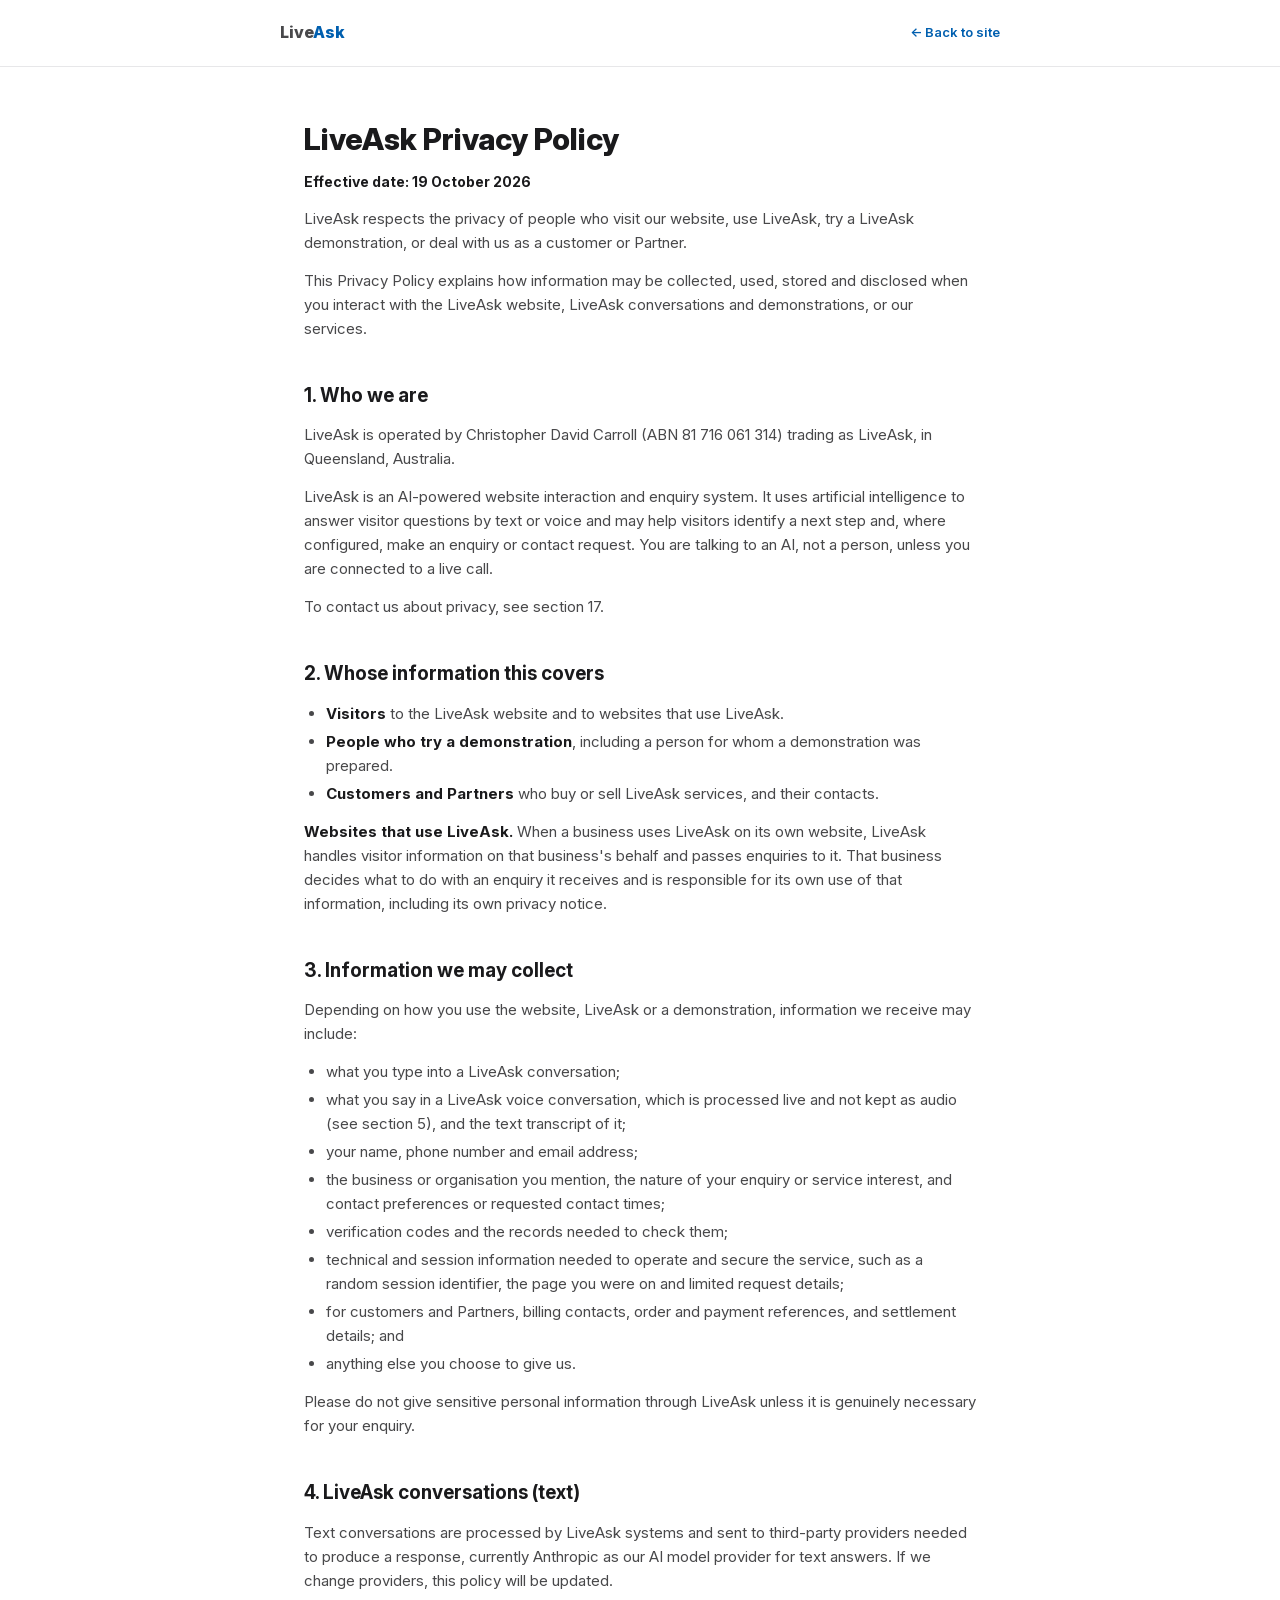
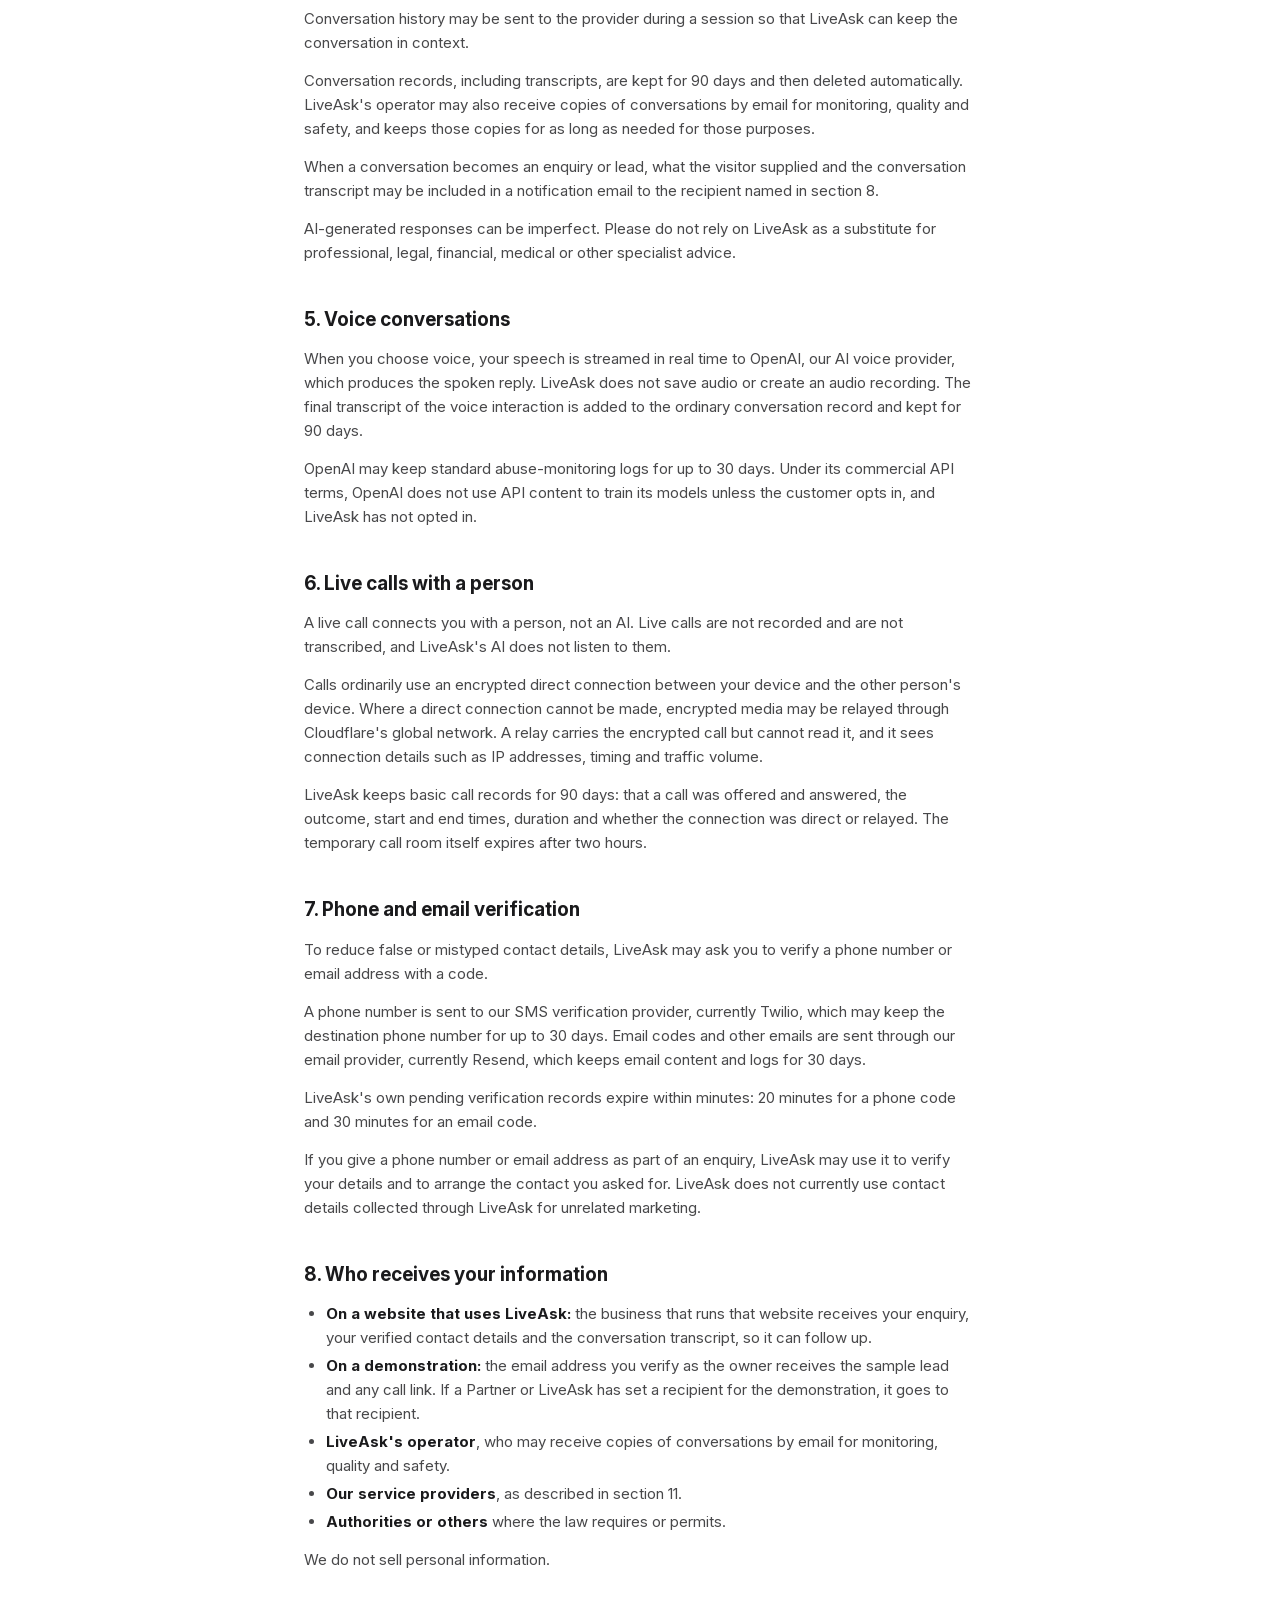
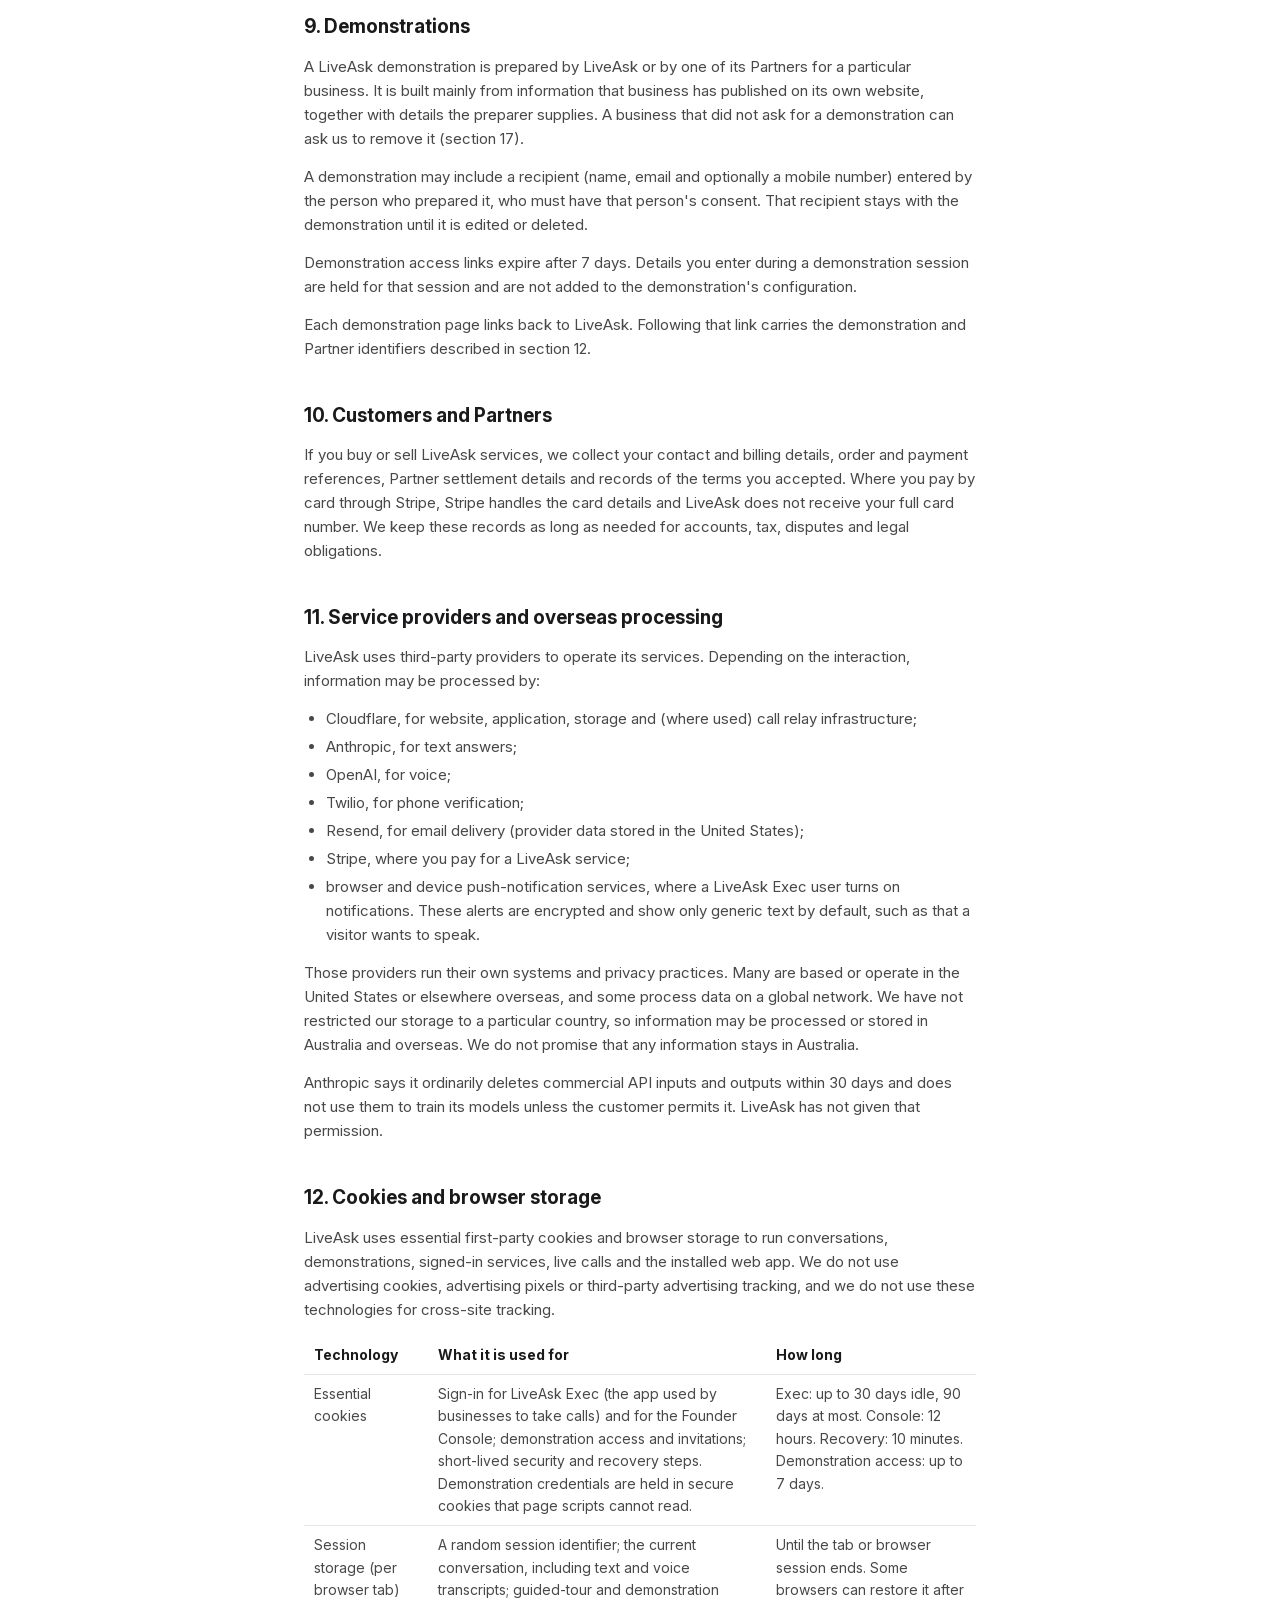
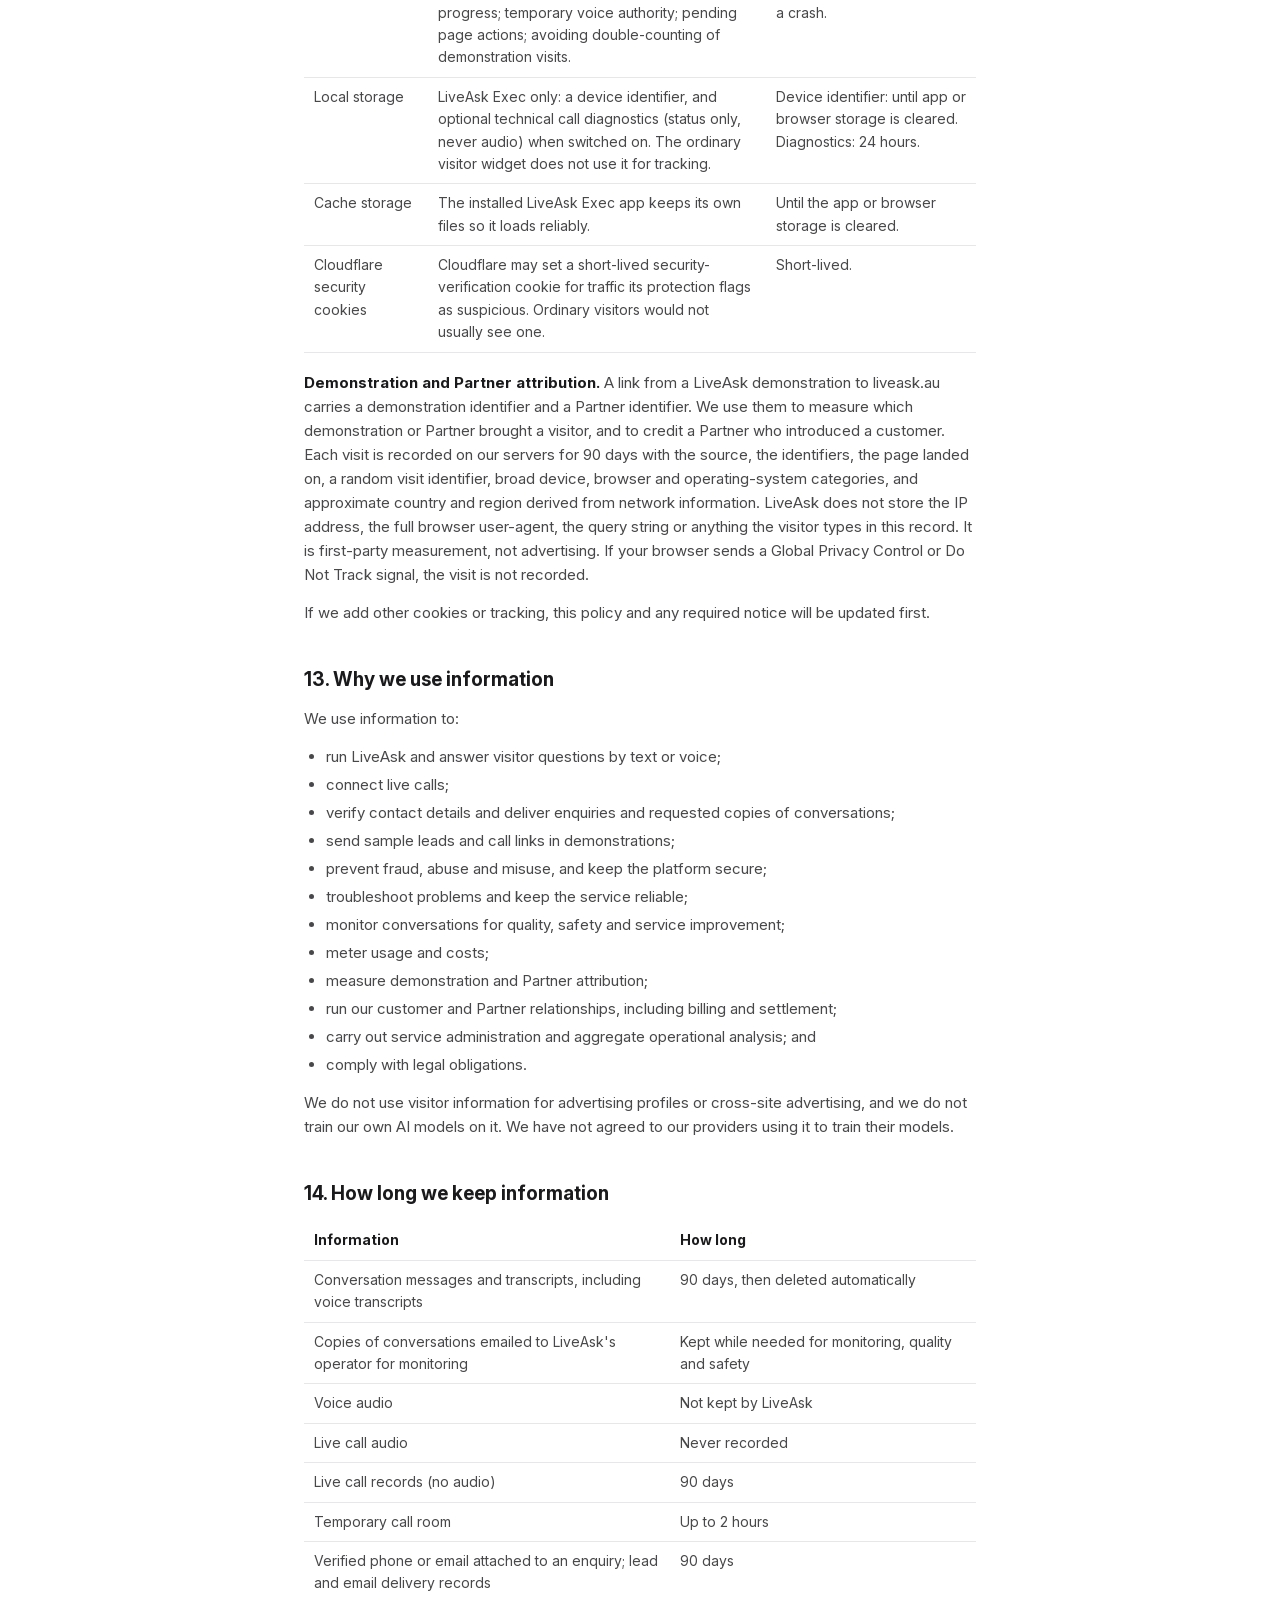
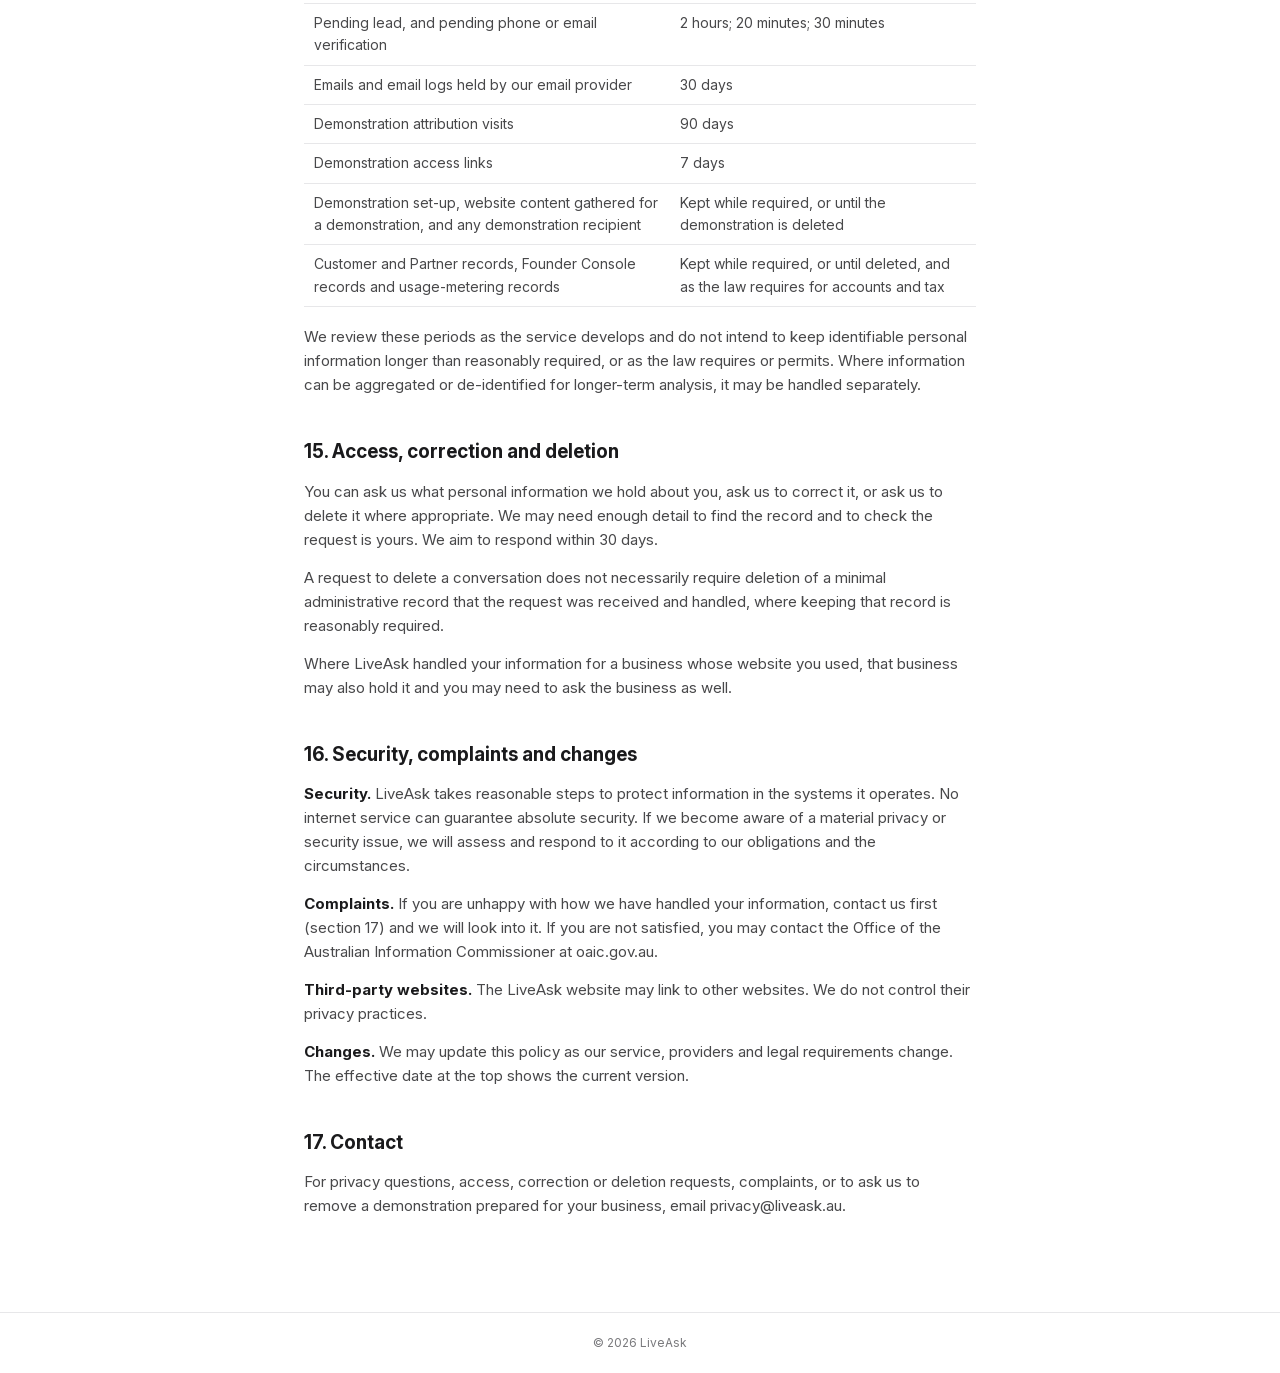
<file: privacy.html>
<!DOCTYPE html>
<html lang="en">
<head>
<meta charset="UTF-8">
<meta name="viewport" content="width=device-width, initial-scale=1.0">
<title>Privacy Policy &mdash; LiveAsk</title>
<link rel="icon" href="/favicon.svg" type="image/svg+xml">
<link rel="icon" href="/favicon.ico" sizes="32x32">
<link rel="apple-touch-icon" href="/apple-touch-icon.png">
<link rel="manifest" href="/manifest.json">
<link rel="stylesheet" href="/fonts/inter.css">
<style>
  :root {
    --liveask-blue: #005FAF;
    --liveask-charcoal: #48484A;
    --ink: #1A1A1C;
    --paper: #FFFFFF;
    --hairline: #E7E7E9;
    --liveask-muted: #7A7A7D;
  }

  * { box-sizing: border-box; }

  html, body {
    margin: 0;
    padding: 0;
  }

  body {
    font-family: 'Inter', -apple-system, BlinkMacSystemFont, 'Segoe UI', sans-serif;
    color: var(--ink);
    background: var(--paper);
    -webkit-font-smoothing: antialiased;
    line-height: 1.6;
  }

  .legal-header {
    border-bottom: 1px solid var(--hairline);
    padding: 20px 24px;
  }

  .legal-header-inner {
    max-width: 720px;
    margin: 0 auto;
    display: flex;
    align-items: center;
    justify-content: space-between;
  }

  .legal-logo {
    font-size: 16px;
    font-weight: 800;
    text-decoration: none;
  }

  .legal-logo .brand-live { color: var(--liveask-charcoal); }
  .legal-logo .brand-ask { color: var(--liveask-blue); }

  .legal-back {
    font-size: 13px;
    font-weight: 600;
    color: var(--liveask-blue);
    text-decoration: none;
  }

  .legal-back:hover { text-decoration: underline; }

  main {
    max-width: 720px;
    margin: 0 auto;
    padding: 48px 24px 80px;
  }

  main h1 {
    margin: 0 0 8px;
    font-size: 30px;
    font-weight: 800;
    color: var(--ink);
  }

  main h2 {
    margin: 40px 0 12px;
    font-size: 19px;
    font-weight: 700;
    color: var(--ink);
  }

  main p {
    margin: 0 0 14px;
    font-size: 15px;
    color: var(--liveask-charcoal);
  }

  main p:first-of-type {
    color: var(--liveask-muted);
    font-size: 14px;
  }

  main ul {
    margin: 0 0 14px;
    padding-left: 22px;
  }

  main li {
    font-size: 15px;
    color: var(--liveask-charcoal);
    margin-bottom: 4px;
  }

  main strong { color: var(--ink); }

  main a { color: var(--liveask-blue); }

  .legal-footer {
    border-top: 1px solid var(--hairline);
    padding: 20px 24px;
    text-align: center;
    font-size: 12px;
    color: var(--liveask-muted);
  }

  @media (max-width: 600px) {
    main h1 { font-size: 24px; }
    main { padding: 36px 20px 64px; }
  }

/* Add to the shared stylesheet used by the public legal pages (privacy.html) */
main table { width: 100%; border-collapse: collapse; margin: 0 0 18px; font-size: 14px; }
main th, main td { text-align: left; vertical-align: top; padding: 8px 10px; border-bottom: 1px solid var(--hairline); color: var(--liveask-charcoal); }
main th { color: var(--ink); font-weight: 700; }
.table-wrap { overflow-x: auto; }
</style>
</head>
<body>

<header class="legal-header">
  <div class="legal-header-inner">
    <a href="index.html" class="legal-logo"><span class="brand-live">Live</span><span class="brand-ask">Ask</span></a>
    <a href="index.html" class="legal-back">&larr; Back to site</a>
  </div>
</header>

<main>
<h1>LiveAsk Privacy Policy</h1>
<p><strong>Effective date: 19 October 2026</strong></p>
<p>LiveAsk respects the privacy of people who visit our website, use LiveAsk, try a LiveAsk demonstration, or deal with us as a customer or Partner.</p>
<p>This Privacy Policy explains how information may be collected, used, stored and disclosed when you interact with the LiveAsk website, LiveAsk conversations and demonstrations, or our services.</p>

<h2>1. Who we are</h2>
<p>LiveAsk is operated by Christopher David Carroll (ABN 81 716 061 314) trading as LiveAsk, in Queensland, Australia.</p>
<p>LiveAsk is an AI-powered website interaction and enquiry system. It uses artificial intelligence to answer visitor questions by text or voice and may help visitors identify a next step and, where configured, make an enquiry or contact request. You are talking to an AI, not a person, unless you are connected to a live call.</p>
<p>To contact us about privacy, see section 17.</p>

<h2>2. Whose information this covers</h2>
<ul>
<li><strong>Visitors</strong> to the LiveAsk website and to websites that use LiveAsk.</li>
<li><strong>People who try a demonstration</strong>, including a person for whom a demonstration was prepared.</li>
<li><strong>Customers and Partners</strong> who buy or sell LiveAsk services, and their contacts.</li>
</ul>
<p><strong>Websites that use LiveAsk.</strong> When a business uses LiveAsk on its own website, LiveAsk handles visitor information on that business's behalf and passes enquiries to it. That business decides what to do with an enquiry it receives and is responsible for its own use of that information, including its own privacy notice.</p>

<h2>3. Information we may collect</h2>
<p>Depending on how you use the website, LiveAsk or a demonstration, information we receive may include:</p>
<ul>
<li>what you type into a LiveAsk conversation;</li>
<li>what you say in a LiveAsk voice conversation, which is processed live and not kept as audio (see section 5), and the text transcript of it;</li>
<li>your name, phone number and email address;</li>
<li>the business or organisation you mention, the nature of your enquiry or service interest, and contact preferences or requested contact times;</li>
<li>verification codes and the records needed to check them;</li>
<li>technical and session information needed to operate and secure the service, such as a random session identifier, the page you were on and limited request details;</li>
<li>for customers and Partners, billing contacts, order and payment references, and settlement details; and</li>
<li>anything else you choose to give us.</li>
</ul>
<p>Please do not give sensitive personal information through LiveAsk unless it is genuinely necessary for your enquiry.</p>

<h2>4. LiveAsk conversations (text)</h2>
<p>Text conversations are processed by LiveAsk systems and sent to third-party providers needed to produce a response, currently Anthropic as our AI model provider for text answers. If we change providers, this policy will be updated.</p>
<p>Conversation history may be sent to the provider during a session so that LiveAsk can keep the conversation in context.</p>
<p>Conversation records, including transcripts, are kept for 90 days and then deleted automatically. LiveAsk's operator may also receive copies of conversations by email for monitoring, quality and safety, and keeps those copies for as long as needed for those purposes.</p>
<p>When a conversation becomes an enquiry or lead, what the visitor supplied and the conversation transcript may be included in a notification email to the recipient named in section 8.</p>
<p>AI-generated responses can be imperfect. Please do not rely on LiveAsk as a substitute for professional, legal, financial, medical or other specialist advice.</p>

<h2>5. Voice conversations</h2>
<p>When you choose voice, your speech is streamed in real time to OpenAI, our AI voice provider, which produces the spoken reply. LiveAsk does not save audio or create an audio recording. The final transcript of the voice interaction is added to the ordinary conversation record and kept for 90 days.</p>
<p>OpenAI may keep standard abuse-monitoring logs for up to 30 days. Under its commercial API terms, OpenAI does not use API content to train its models unless the customer opts in, and LiveAsk has not opted in.</p>

<h2>6. Live calls with a person</h2>
<p>A live call connects you with a person, not an AI. Live calls are not recorded and are not transcribed, and LiveAsk's AI does not listen to them.</p>
<p>Calls ordinarily use an encrypted direct connection between your device and the other person's device. Where a direct connection cannot be made, encrypted media may be relayed through Cloudflare's global network. A relay carries the encrypted call but cannot read it, and it sees connection details such as IP addresses, timing and traffic volume.</p>
<p>LiveAsk keeps basic call records for 90 days: that a call was offered and answered, the outcome, start and end times, duration and whether the connection was direct or relayed. The temporary call room itself expires after two hours.</p>

<h2>7. Phone and email verification</h2>
<p>To reduce false or mistyped contact details, LiveAsk may ask you to verify a phone number or email address with a code.</p>
<p>A phone number is sent to our SMS verification provider, currently Twilio, which may keep the destination phone number for up to 30 days. Email codes and other emails are sent through our email provider, currently Resend, which keeps email content and logs for 30 days.</p>
<p>LiveAsk's own pending verification records expire within minutes: 20 minutes for a phone code and 30 minutes for an email code.</p>
<p>If you give a phone number or email address as part of an enquiry, LiveAsk may use it to verify your details and to arrange the contact you asked for. LiveAsk does not currently use contact details collected through LiveAsk for unrelated marketing.</p>

<h2>8. Who receives your information</h2>
<ul>
<li><strong>On a website that uses LiveAsk:</strong> the business that runs that website receives your enquiry, your verified contact details and the conversation transcript, so it can follow up.</li>
<li><strong>On a demonstration:</strong> the email address you verify as the owner receives the sample lead and any call link. If a Partner or LiveAsk has set a recipient for the demonstration, it goes to that recipient.</li>
<li><strong>LiveAsk's operator</strong>, who may receive copies of conversations by email for monitoring, quality and safety.</li>
<li><strong>Our service providers</strong>, as described in section 11.</li>
<li><strong>Authorities or others</strong> where the law requires or permits.</li>
</ul>
<p>We do not sell personal information.</p>

<h2>9. Demonstrations</h2>
<p>A LiveAsk demonstration is prepared by LiveAsk or by one of its Partners for a particular business. It is built mainly from information that business has published on its own website, together with details the preparer supplies. A business that did not ask for a demonstration can ask us to remove it (section 17).</p>
<p>A demonstration may include a recipient (name, email and optionally a mobile number) entered by the person who prepared it, who must have that person's consent. That recipient stays with the demonstration until it is edited or deleted.</p>
<p>Demonstration access links expire after 7 days. Details you enter during a demonstration session are held for that session and are not added to the demonstration's configuration.</p>
<p>Each demonstration page links back to LiveAsk. Following that link carries the demonstration and Partner identifiers described in section 12.</p>

<h2>10. Customers and Partners</h2>
<p>If you buy or sell LiveAsk services, we collect your contact and billing details, order and payment references, Partner settlement details and records of the terms you accepted. Where you pay by card through Stripe, Stripe handles the card details and LiveAsk does not receive your full card number. We keep these records as long as needed for accounts, tax, disputes and legal obligations.</p>

<h2>11. Service providers and overseas processing</h2>
<p>LiveAsk uses third-party providers to operate its services. Depending on the interaction, information may be processed by:</p>
<ul>
<li>Cloudflare, for website, application, storage and (where used) call relay infrastructure;</li>
<li>Anthropic, for text answers;</li>
<li>OpenAI, for voice;</li>
<li>Twilio, for phone verification;</li>
<li>Resend, for email delivery (provider data stored in the United States);</li>
<li>Stripe, where you pay for a LiveAsk service;</li>
<li>browser and device push-notification services, where a LiveAsk Exec user turns on notifications. These alerts are encrypted and show only generic text by default, such as that a visitor wants to speak.</li>
</ul>
<p>Those providers run their own systems and privacy practices. Many are based or operate in the United States or elsewhere overseas, and some process data on a global network. We have not restricted our storage to a particular country, so information may be processed or stored in Australia and overseas. We do not promise that any information stays in Australia.</p>
<p>Anthropic says it ordinarily deletes commercial API inputs and outputs within 30 days and does not use them to train its models unless the customer permits it. LiveAsk has not given that permission.</p>

<h2>12. Cookies and browser storage</h2>
<p>LiveAsk uses essential first-party cookies and browser storage to run conversations, demonstrations, signed-in services, live calls and the installed web app. We do not use advertising cookies, advertising pixels or third-party advertising tracking, and we do not use these technologies for cross-site tracking.</p>
<div class="table-wrap">
<table>
<tr><th>Technology</th><th>What it is used for</th><th>How long</th></tr>
<tr><td>Essential cookies</td><td>Sign-in for LiveAsk Exec (the app used by businesses to take calls) and for the Founder Console; demonstration access and invitations; short-lived security and recovery steps. Demonstration credentials are held in secure cookies that page scripts cannot read.</td><td>Exec: up to 30 days idle, 90 days at most. Console: 12 hours. Recovery: 10 minutes. Demonstration access: up to 7 days.</td></tr>
<tr><td>Session storage (per browser tab)</td><td>A random session identifier; the current conversation, including text and voice transcripts; guided-tour and demonstration progress; temporary voice authority; pending page actions; avoiding double-counting of demonstration visits.</td><td>Until the tab or browser session ends. Some browsers can restore it after a crash.</td></tr>
<tr><td>Local storage</td><td>LiveAsk Exec only: a device identifier, and optional technical call diagnostics (status only, never audio) when switched on. The ordinary visitor widget does not use it for tracking.</td><td>Device identifier: until app or browser storage is cleared. Diagnostics: 24 hours.</td></tr>
<tr><td>Cache storage</td><td>The installed LiveAsk Exec app keeps its own files so it loads reliably.</td><td>Until the app or browser storage is cleared.</td></tr>
<tr><td>Cloudflare security cookies</td><td>Cloudflare may set a short-lived security-verification cookie for traffic its protection flags as suspicious. Ordinary visitors would not usually see one.</td><td>Short-lived.</td></tr>
</table>
</div>
<p><strong>Demonstration and Partner attribution.</strong> A link from a LiveAsk demonstration to liveask.au carries a demonstration identifier and a Partner identifier. We use them to measure which demonstration or Partner brought a visitor, and to credit a Partner who introduced a customer. Each visit is recorded on our servers for 90 days with the source, the identifiers, the page landed on, a random visit identifier, broad device, browser and operating-system categories, and approximate country and region derived from network information. LiveAsk does not store the IP address, the full browser user-agent, the query string or anything the visitor types in this record. It is first-party measurement, not advertising. If your browser sends a Global Privacy Control or Do Not Track signal, the visit is not recorded.</p>
<p>If we add other cookies or tracking, this policy and any required notice will be updated first.</p>

<h2>13. Why we use information</h2>
<p>We use information to:</p>
<ul>
<li>run LiveAsk and answer visitor questions by text or voice;</li>
<li>connect live calls;</li>
<li>verify contact details and deliver enquiries and requested copies of conversations;</li>
<li>send sample leads and call links in demonstrations;</li>
<li>prevent fraud, abuse and misuse, and keep the platform secure;</li>
<li>troubleshoot problems and keep the service reliable;</li>
<li>monitor conversations for quality, safety and service improvement;</li>
<li>meter usage and costs;</li>
<li>measure demonstration and Partner attribution;</li>
<li>run our customer and Partner relationships, including billing and settlement;</li>
<li>carry out service administration and aggregate operational analysis; and</li>
<li>comply with legal obligations.</li>
</ul>
<p>We do not use visitor information for advertising profiles or cross-site advertising, and we do not train our own AI models on it. We have not agreed to our providers using it to train their models.</p>

<h2>14. How long we keep information</h2>
<div class="table-wrap">
<table>
<tr><th>Information</th><th>How long</th></tr>
<tr><td>Conversation messages and transcripts, including voice transcripts</td><td>90 days, then deleted automatically</td></tr>
<tr><td>Copies of conversations emailed to LiveAsk's operator for monitoring</td><td>Kept while needed for monitoring, quality and safety</td></tr>
<tr><td>Voice audio</td><td>Not kept by LiveAsk</td></tr>
<tr><td>Live call audio</td><td>Never recorded</td></tr>
<tr><td>Live call records (no audio)</td><td>90 days</td></tr>
<tr><td>Temporary call room</td><td>Up to 2 hours</td></tr>
<tr><td>Verified phone or email attached to an enquiry; lead and email delivery records</td><td>90 days</td></tr>
<tr><td>Pending lead, and pending phone or email verification</td><td>2 hours; 20 minutes; 30 minutes</td></tr>
<tr><td>Emails and email logs held by our email provider</td><td>30 days</td></tr>
<tr><td>Demonstration attribution visits</td><td>90 days</td></tr>
<tr><td>Demonstration access links</td><td>7 days</td></tr>
<tr><td>Demonstration set-up, website content gathered for a demonstration, and any demonstration recipient</td><td>Kept while required, or until the demonstration is deleted</td></tr>
<tr><td>Customer and Partner records, Founder Console records and usage-metering records</td><td>Kept while required, or until deleted, and as the law requires for accounts and tax</td></tr>
</table>
</div>
<p>We review these periods as the service develops and do not intend to keep identifiable personal information longer than reasonably required, or as the law requires or permits. Where information can be aggregated or de-identified for longer-term analysis, it may be handled separately.</p>

<h2>15. Access, correction and deletion</h2>
<p>You can ask us what personal information we hold about you, ask us to correct it, or ask us to delete it where appropriate. We may need enough detail to find the record and to check the request is yours. We aim to respond within 30 days.</p>
<p>A request to delete a conversation does not necessarily require deletion of a minimal administrative record that the request was received and handled, where keeping that record is reasonably required.</p>
<p>Where LiveAsk handled your information for a business whose website you used, that business may also hold it and you may need to ask the business as well.</p>

<h2>16. Security, complaints and changes</h2>
<p><strong>Security.</strong> LiveAsk takes reasonable steps to protect information in the systems it operates. No internet service can guarantee absolute security. If we become aware of a material privacy or security issue, we will assess and respond to it according to our obligations and the circumstances.</p>
<p><strong>Complaints.</strong> If you are unhappy with how we have handled your information, contact us first (section 17) and we will look into it. If you are not satisfied, you may contact the Office of the Australian Information Commissioner at oaic.gov.au.</p>
<p><strong>Third-party websites.</strong> The LiveAsk website may link to other websites. We do not control their privacy practices.</p>
<p><strong>Changes.</strong> We may update this policy as our service, providers and legal requirements change. The effective date at the top shows the current version.</p>

<h2>17. Contact</h2>
<p>For privacy questions, access, correction or deletion requests, complaints, or to ask us to remove a demonstration prepared for your business, email privacy@liveask.au.</p>
</main>

<footer class="legal-footer">&copy; 2026 LiveAsk</footer>

</body>
</html>
</file>
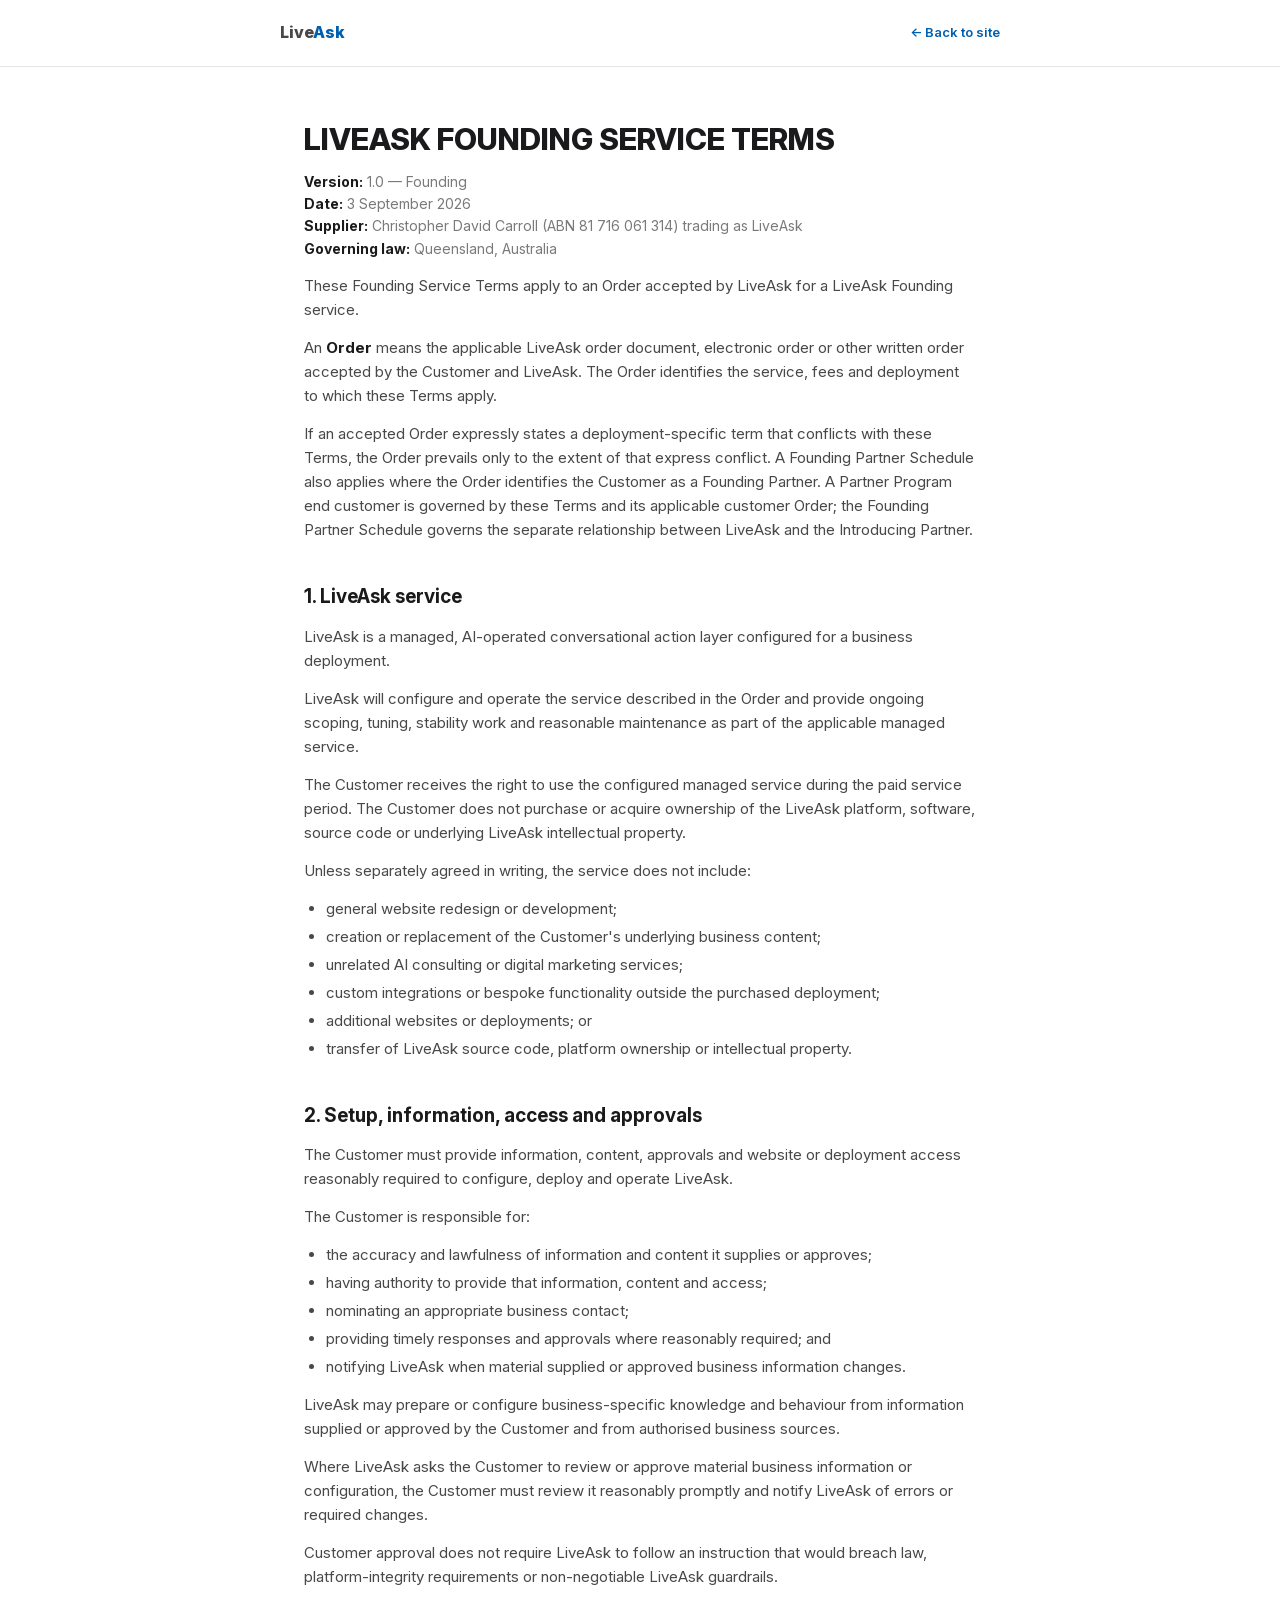
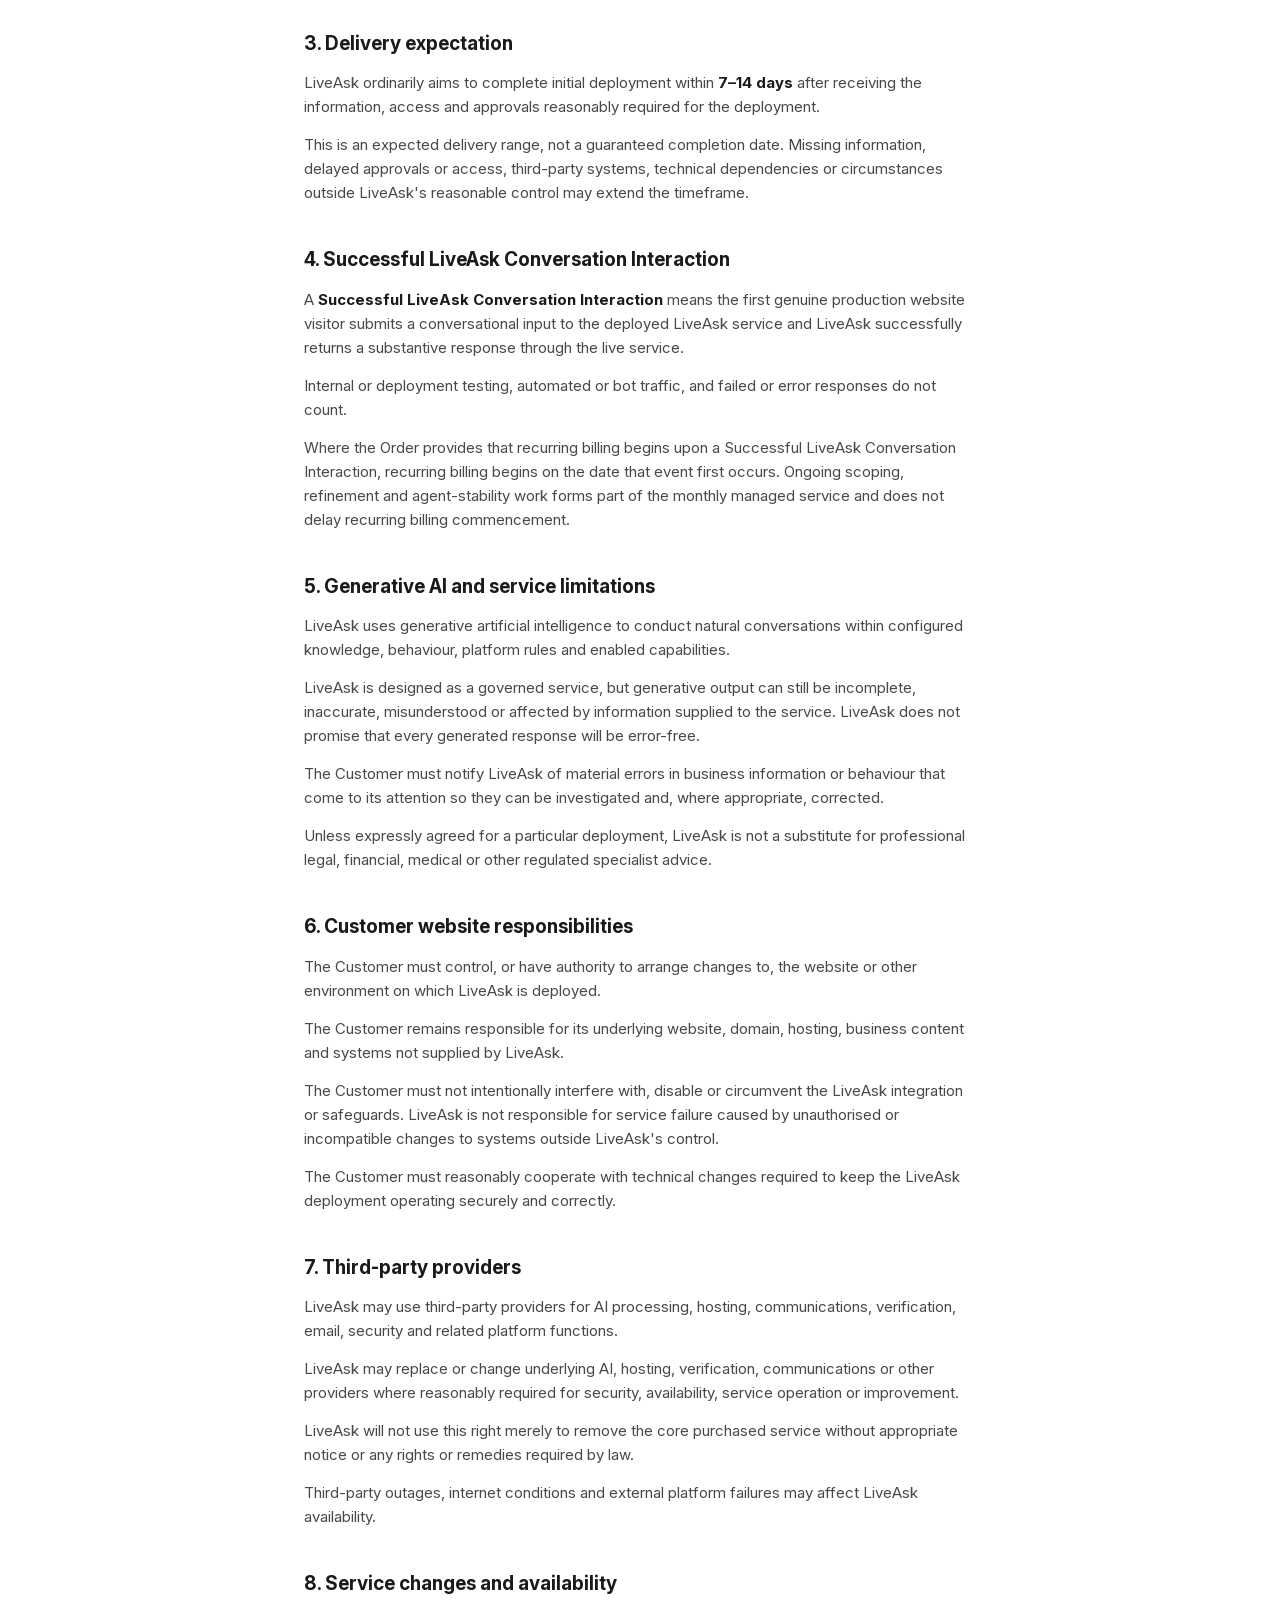
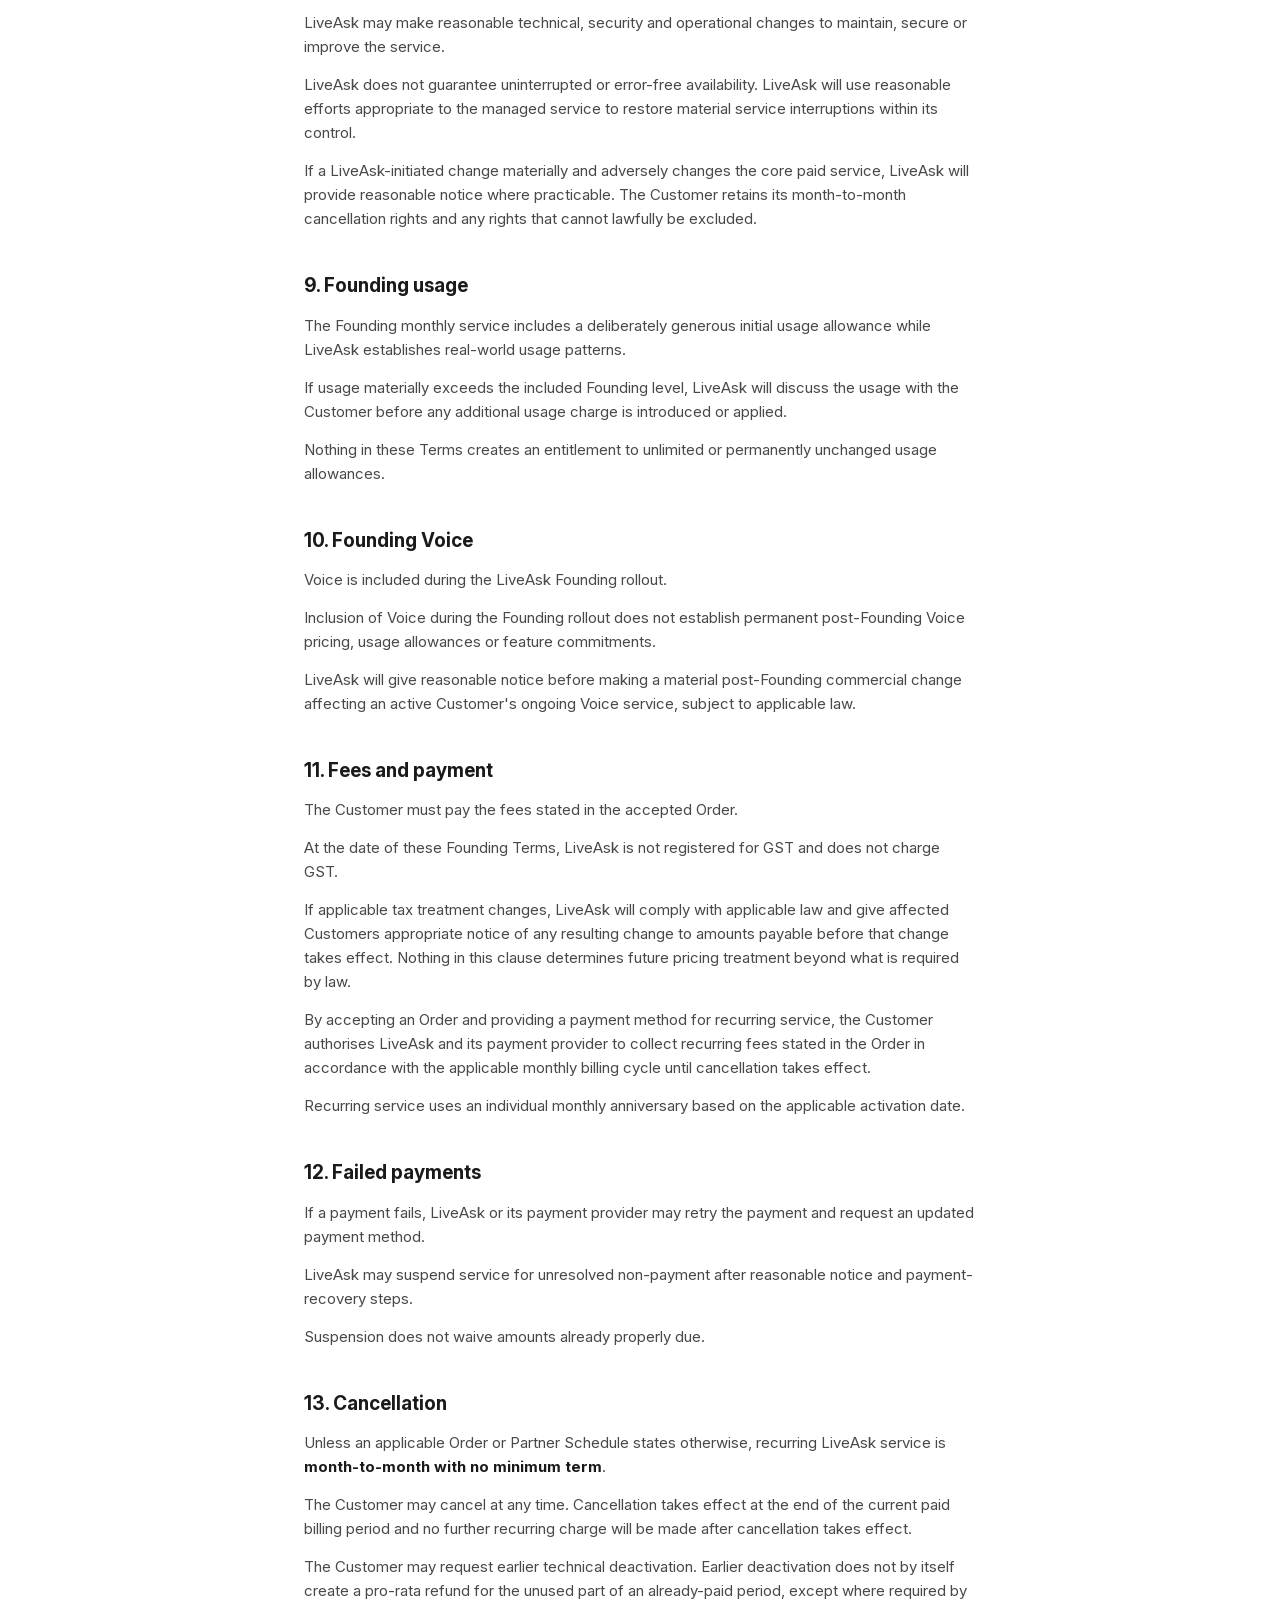
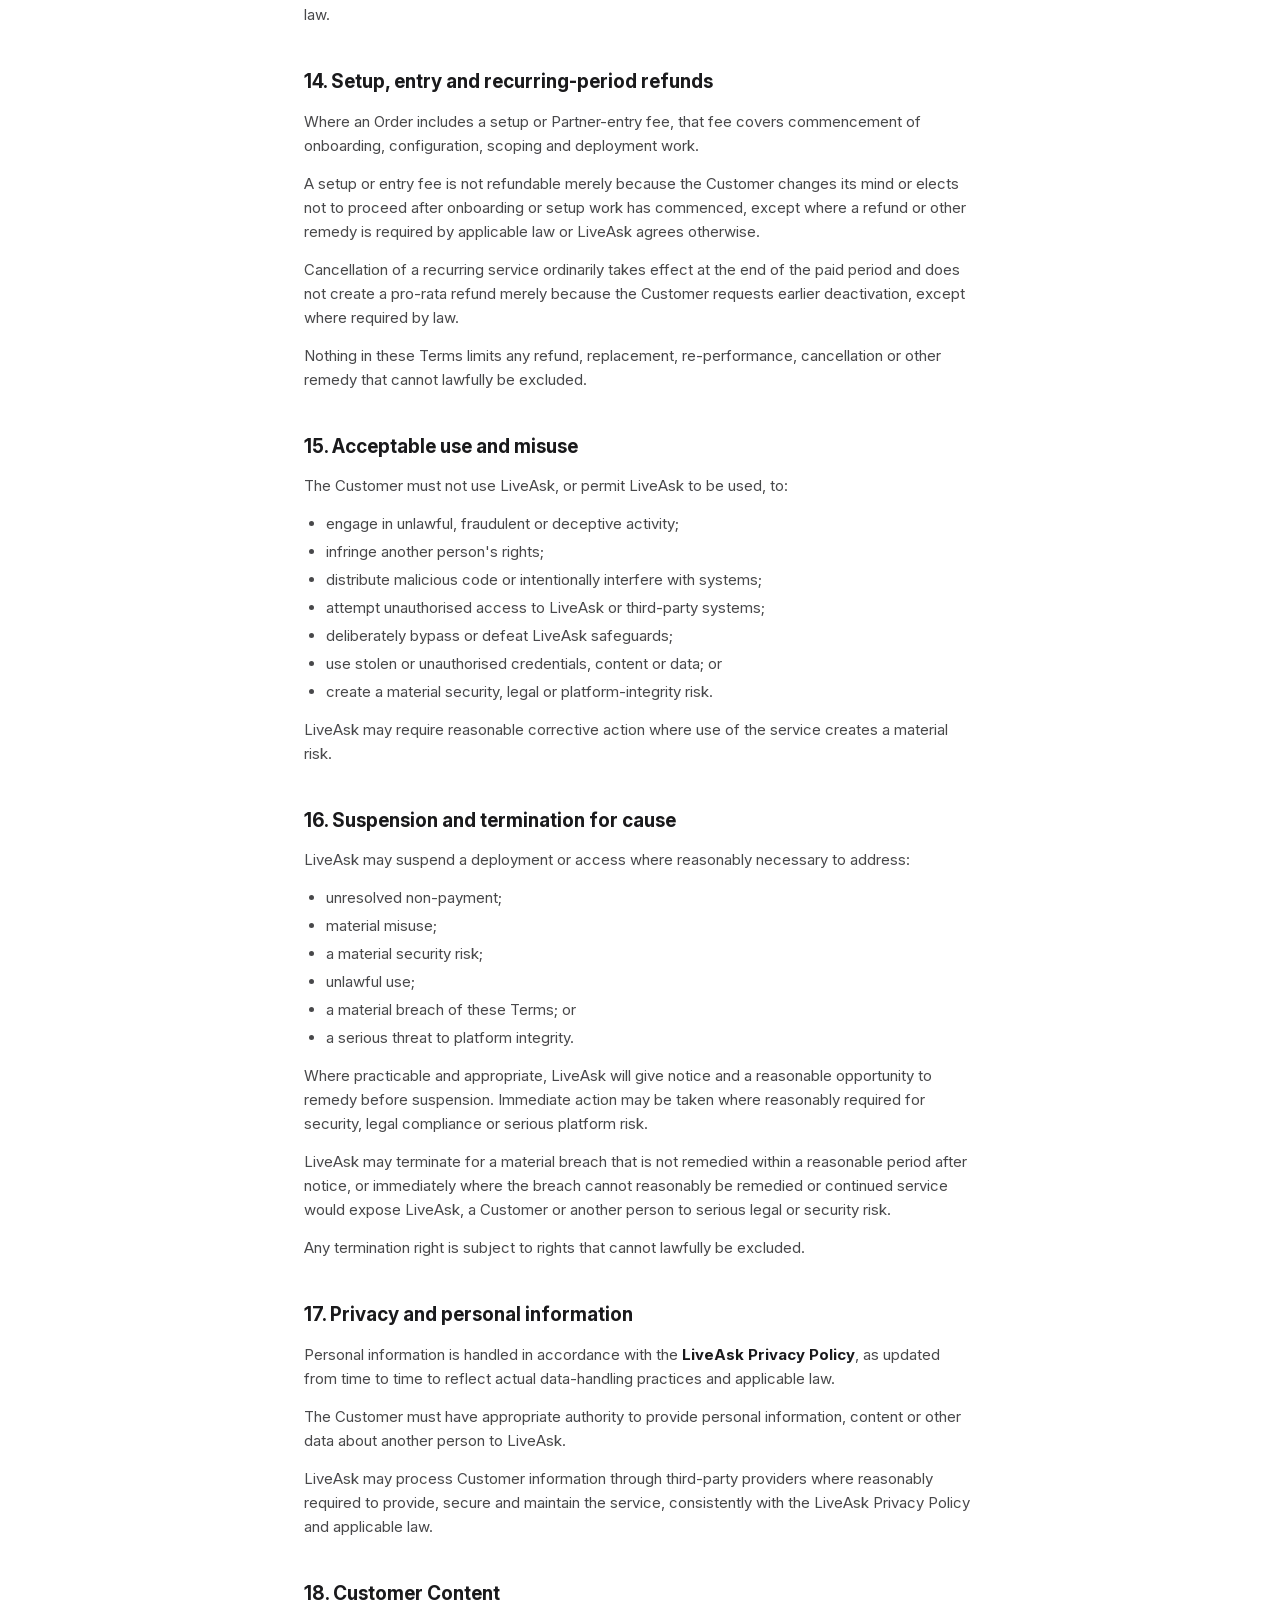
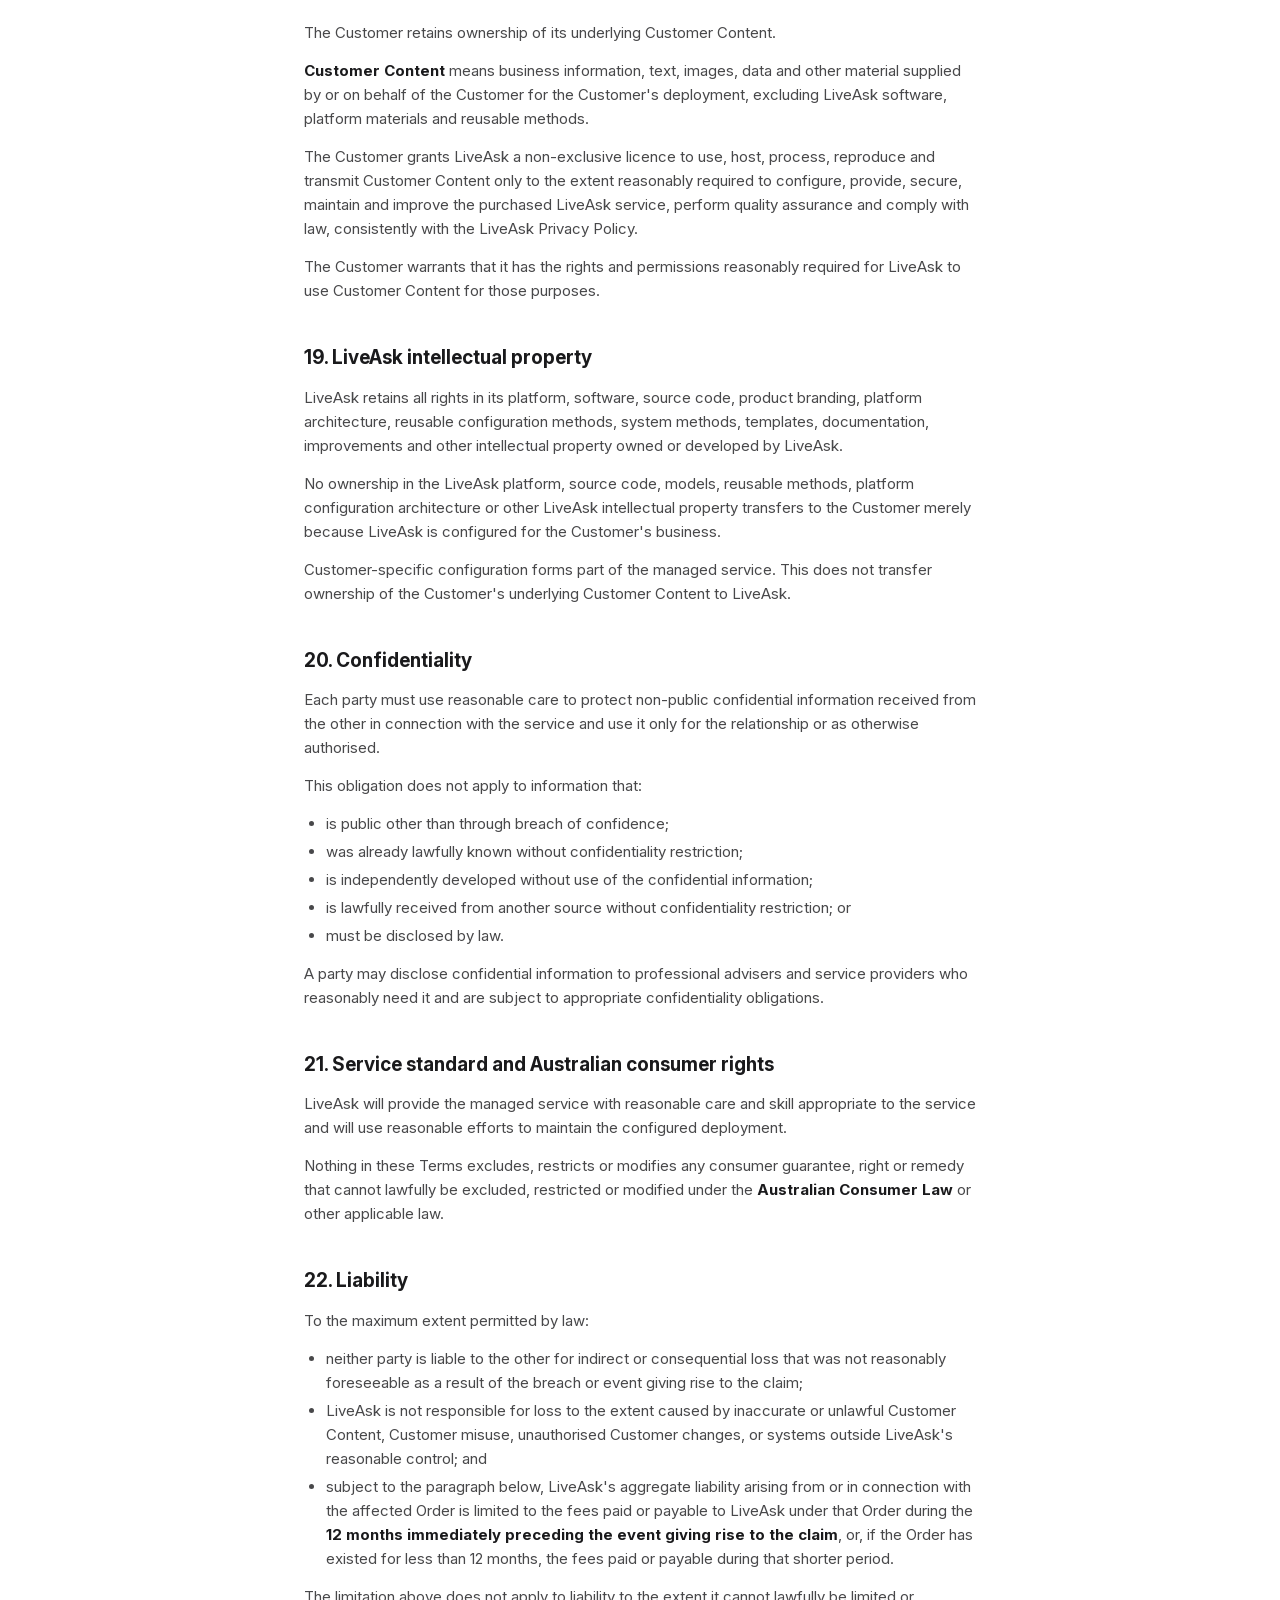
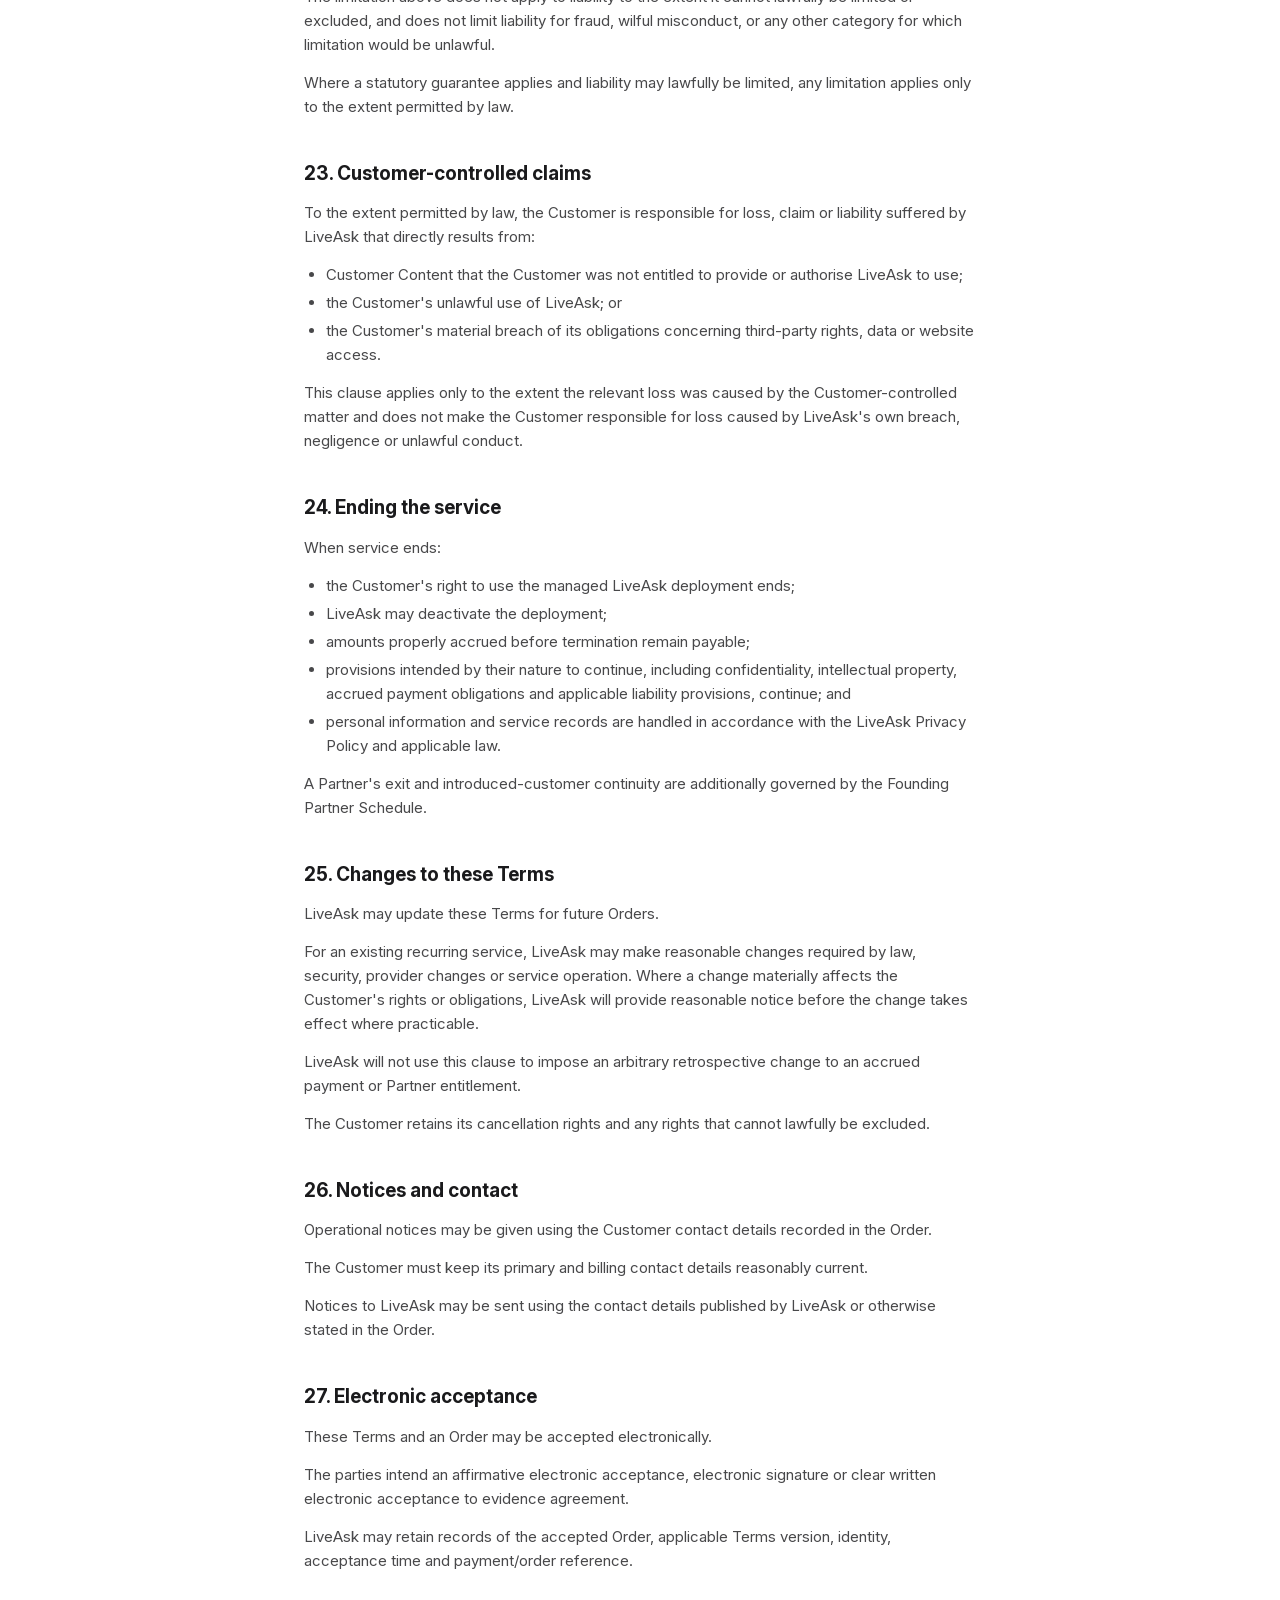
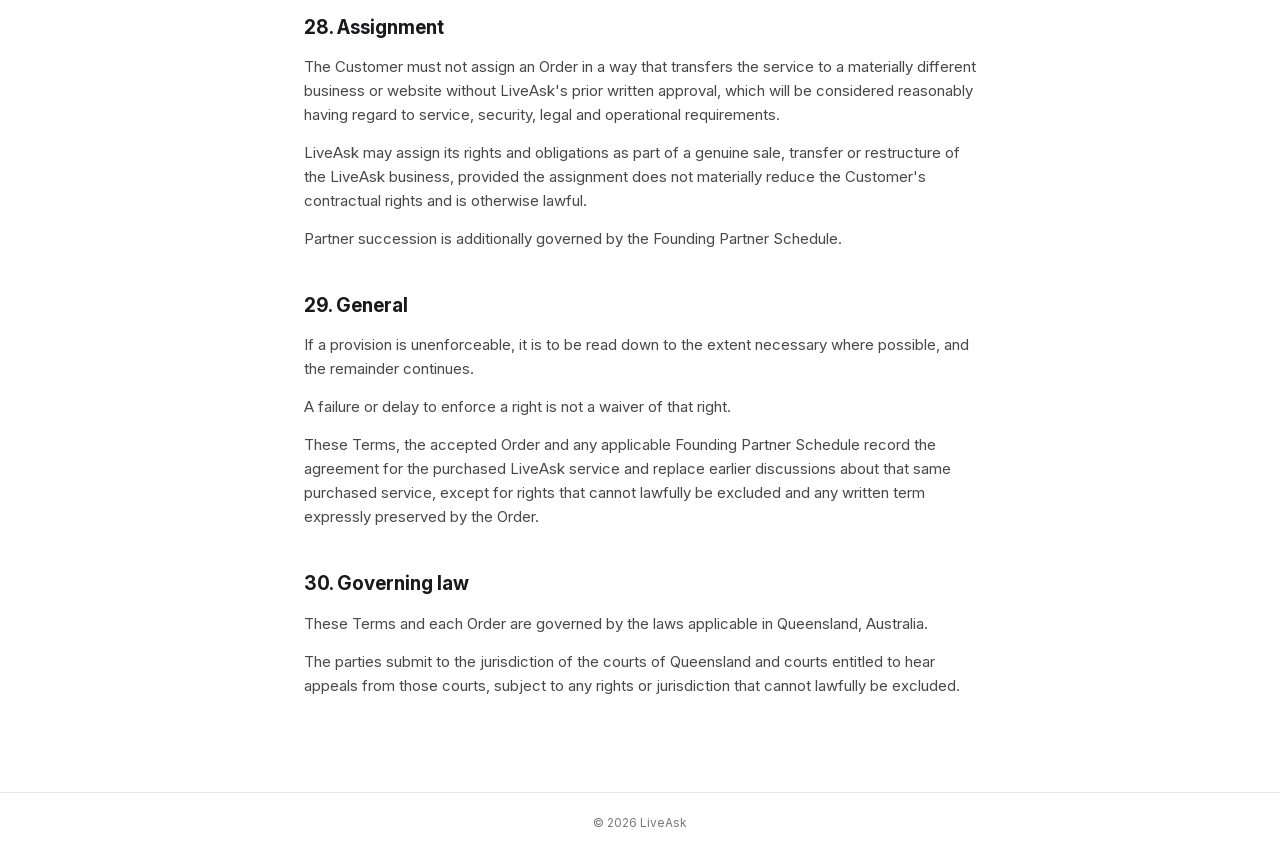
<file: service-terms.html>
<!DOCTYPE html>
<html lang="en">
<head>
<meta charset="UTF-8">
<meta name="viewport" content="width=device-width, initial-scale=1.0">
<title>Founding Service Terms — LiveAsk</title>
<link rel="icon" href="/favicon.svg" type="image/svg+xml">
<link rel="icon" href="/favicon.ico" sizes="32x32">
<link rel="apple-touch-icon" href="/apple-touch-icon.png">
<link rel="manifest" href="/manifest.json">
<link rel="stylesheet" href="/fonts/inter.css">
<style>
  :root {
    --liveask-blue: #005FAF;
    --liveask-charcoal: #48484A;
    --ink: #1A1A1C;
    --paper: #FFFFFF;
    --hairline: #E7E7E9;
    --liveask-muted: #7A7A7D;
  }

  * { box-sizing: border-box; }

  html, body {
    margin: 0;
    padding: 0;
  }

  body {
    font-family: 'Inter', -apple-system, BlinkMacSystemFont, 'Segoe UI', sans-serif;
    color: var(--ink);
    background: var(--paper);
    -webkit-font-smoothing: antialiased;
    line-height: 1.6;
  }

  .legal-header {
    border-bottom: 1px solid var(--hairline);
    padding: 20px 24px;
  }

  .legal-header-inner {
    max-width: 720px;
    margin: 0 auto;
    display: flex;
    align-items: center;
    justify-content: space-between;
  }

  .legal-logo {
    font-size: 16px;
    font-weight: 800;
    text-decoration: none;
  }

  .legal-logo .brand-live { color: var(--liveask-charcoal); }
  .legal-logo .brand-ask { color: var(--liveask-blue); }

  .legal-back {
    font-size: 13px;
    font-weight: 600;
    color: var(--liveask-blue);
    text-decoration: none;
  }

  .legal-back:hover { text-decoration: underline; }

  main {
    max-width: 720px;
    margin: 0 auto;
    padding: 48px 24px 80px;
  }

  main h1 {
    margin: 0 0 8px;
    font-size: 30px;
    font-weight: 800;
    color: var(--ink);
  }

  main h2 {
    margin: 40px 0 12px;
    font-size: 19px;
    font-weight: 700;
    color: var(--ink);
  }

  main p {
    margin: 0 0 14px;
    font-size: 15px;
    color: var(--liveask-charcoal);
  }

  main p:first-of-type {
    color: var(--liveask-muted);
    font-size: 14px;
  }

  main ul {
    margin: 0 0 14px;
    padding-left: 22px;
  }

  main li {
    font-size: 15px;
    color: var(--liveask-charcoal);
    margin-bottom: 4px;
  }

  main strong { color: var(--ink); }
  main a { color: var(--liveask-blue); }

  .legal-footer {
    border-top: 1px solid var(--hairline);
    padding: 20px 24px;
    text-align: center;
    font-size: 12px;
    color: var(--liveask-muted);
  }

  @media (max-width: 600px) {
    main h1 { font-size: 24px; }
    main { padding: 36px 20px 64px; }
  }
</style>
</head>
<body>

<header class="legal-header">
  <div class="legal-header-inner">
    <a href="index.html" class="legal-logo"><span class="brand-live">Live</span><span class="brand-ask">Ask</span></a>
    <a href="index.html" class="legal-back">&larr; Back to site</a>
  </div>
</header>

<main>
<h1>LIVEASK FOUNDING SERVICE TERMS</h1>
<p><strong>Version:</strong> 1.0 — Founding<br />
<strong>Date:</strong> 3 September 2026<br />
<strong>Supplier:</strong> Christopher David Carroll (ABN 81 716 061 314) trading as LiveAsk<br />
<strong>Governing law:</strong> Queensland, Australia</p>
<p>These Founding Service Terms apply to an Order accepted by LiveAsk for a LiveAsk Founding service.</p>
<p>An <strong>Order</strong> means the applicable LiveAsk order document, electronic order or other written order accepted by the Customer and LiveAsk. The Order identifies the service, fees and deployment to which these Terms apply.</p>
<p>If an accepted Order expressly states a deployment-specific term that conflicts with these Terms, the Order prevails only to the extent of that express conflict. A Founding Partner Schedule also applies where the Order identifies the Customer as a Founding Partner. A Partner Program end customer is governed by these Terms and its applicable customer Order; the Founding Partner Schedule governs the separate relationship between LiveAsk and the Introducing Partner.</p>
<h2>1. LiveAsk service</h2>
<p>LiveAsk is a managed, AI-operated conversational action layer configured for a business deployment.</p>
<p>LiveAsk will configure and operate the service described in the Order and provide ongoing scoping, tuning, stability work and reasonable maintenance as part of the applicable managed service.</p>
<p>The Customer receives the right to use the configured managed service during the paid service period. The Customer does not purchase or acquire ownership of the LiveAsk platform, software, source code or underlying LiveAsk intellectual property.</p>
<p>Unless separately agreed in writing, the service does not include:</p>
<ul>
<li>general website redesign or development;</li>
<li>creation or replacement of the Customer's underlying business content;</li>
<li>unrelated AI consulting or digital marketing services;</li>
<li>custom integrations or bespoke functionality outside the purchased deployment;</li>
<li>additional websites or deployments; or</li>
<li>transfer of LiveAsk source code, platform ownership or intellectual property.</li>
</ul>
<h2>2. Setup, information, access and approvals</h2>
<p>The Customer must provide information, content, approvals and website or deployment access reasonably required to configure, deploy and operate LiveAsk.</p>
<p>The Customer is responsible for:</p>
<ul>
<li>the accuracy and lawfulness of information and content it supplies or approves;</li>
<li>having authority to provide that information, content and access;</li>
<li>nominating an appropriate business contact;</li>
<li>providing timely responses and approvals where reasonably required; and</li>
<li>notifying LiveAsk when material supplied or approved business information changes.</li>
</ul>
<p>LiveAsk may prepare or configure business-specific knowledge and behaviour from information supplied or approved by the Customer and from authorised business sources.</p>
<p>Where LiveAsk asks the Customer to review or approve material business information or configuration, the Customer must review it reasonably promptly and notify LiveAsk of errors or required changes.</p>
<p>Customer approval does not require LiveAsk to follow an instruction that would breach law, platform-integrity requirements or non-negotiable LiveAsk guardrails.</p>
<h2>3. Delivery expectation</h2>
<p>LiveAsk ordinarily aims to complete initial deployment within <strong>7–14 days</strong> after receiving the information, access and approvals reasonably required for the deployment.</p>
<p>This is an expected delivery range, not a guaranteed completion date. Missing information, delayed approvals or access, third-party systems, technical dependencies or circumstances outside LiveAsk's reasonable control may extend the timeframe.</p>
<h2>4. Successful LiveAsk Conversation Interaction</h2>
<p>A <strong>Successful LiveAsk Conversation Interaction</strong> means the first genuine production website visitor submits a conversational input to the deployed LiveAsk service and LiveAsk successfully returns a substantive response through the live service.</p>
<p>Internal or deployment testing, automated or bot traffic, and failed or error responses do not count.</p>
<p>Where the Order provides that recurring billing begins upon a Successful LiveAsk Conversation Interaction, recurring billing begins on the date that event first occurs. Ongoing scoping, refinement and agent-stability work forms part of the monthly managed service and does not delay recurring billing commencement.</p>
<h2>5. Generative AI and service limitations</h2>
<p>LiveAsk uses generative artificial intelligence to conduct natural conversations within configured knowledge, behaviour, platform rules and enabled capabilities.</p>
<p>LiveAsk is designed as a governed service, but generative output can still be incomplete, inaccurate, misunderstood or affected by information supplied to the service. LiveAsk does not promise that every generated response will be error-free.</p>
<p>The Customer must notify LiveAsk of material errors in business information or behaviour that come to its attention so they can be investigated and, where appropriate, corrected.</p>
<p>Unless expressly agreed for a particular deployment, LiveAsk is not a substitute for professional legal, financial, medical or other regulated specialist advice.</p>
<h2>6. Customer website responsibilities</h2>
<p>The Customer must control, or have authority to arrange changes to, the website or other environment on which LiveAsk is deployed.</p>
<p>The Customer remains responsible for its underlying website, domain, hosting, business content and systems not supplied by LiveAsk.</p>
<p>The Customer must not intentionally interfere with, disable or circumvent the LiveAsk integration or safeguards. LiveAsk is not responsible for service failure caused by unauthorised or incompatible changes to systems outside LiveAsk's control.</p>
<p>The Customer must reasonably cooperate with technical changes required to keep the LiveAsk deployment operating securely and correctly.</p>
<h2>7. Third-party providers</h2>
<p>LiveAsk may use third-party providers for AI processing, hosting, communications, verification, email, security and related platform functions.</p>
<p>LiveAsk may replace or change underlying AI, hosting, verification, communications or other providers where reasonably required for security, availability, service operation or improvement.</p>
<p>LiveAsk will not use this right merely to remove the core purchased service without appropriate notice or any rights or remedies required by law.</p>
<p>Third-party outages, internet conditions and external platform failures may affect LiveAsk availability.</p>
<h2>8. Service changes and availability</h2>
<p>LiveAsk may make reasonable technical, security and operational changes to maintain, secure or improve the service.</p>
<p>LiveAsk does not guarantee uninterrupted or error-free availability. LiveAsk will use reasonable efforts appropriate to the managed service to restore material service interruptions within its control.</p>
<p>If a LiveAsk-initiated change materially and adversely changes the core paid service, LiveAsk will provide reasonable notice where practicable. The Customer retains its month-to-month cancellation rights and any rights that cannot lawfully be excluded.</p>
<h2>9. Founding usage</h2>
<p>The Founding monthly service includes a deliberately generous initial usage allowance while LiveAsk establishes real-world usage patterns.</p>
<p>If usage materially exceeds the included Founding level, LiveAsk will discuss the usage with the Customer before any additional usage charge is introduced or applied.</p>
<p>Nothing in these Terms creates an entitlement to unlimited or permanently unchanged usage allowances.</p>
<h2>10. Founding Voice</h2>
<p>Voice is included during the LiveAsk Founding rollout.</p>
<p>Inclusion of Voice during the Founding rollout does not establish permanent post-Founding Voice pricing, usage allowances or feature commitments.</p>
<p>LiveAsk will give reasonable notice before making a material post-Founding commercial change affecting an active Customer's ongoing Voice service, subject to applicable law.</p>
<h2>11. Fees and payment</h2>
<p>The Customer must pay the fees stated in the accepted Order.</p>
<p>At the date of these Founding Terms, LiveAsk is not registered for GST and does not charge GST.</p>
<p>If applicable tax treatment changes, LiveAsk will comply with applicable law and give affected Customers appropriate notice of any resulting change to amounts payable before that change takes effect. Nothing in this clause determines future pricing treatment beyond what is required by law.</p>
<p>By accepting an Order and providing a payment method for recurring service, the Customer authorises LiveAsk and its payment provider to collect recurring fees stated in the Order in accordance with the applicable monthly billing cycle until cancellation takes effect.</p>
<p>Recurring service uses an individual monthly anniversary based on the applicable activation date.</p>
<h2>12. Failed payments</h2>
<p>If a payment fails, LiveAsk or its payment provider may retry the payment and request an updated payment method.</p>
<p>LiveAsk may suspend service for unresolved non-payment after reasonable notice and payment-recovery steps.</p>
<p>Suspension does not waive amounts already properly due.</p>
<h2>13. Cancellation</h2>
<p>Unless an applicable Order or Partner Schedule states otherwise, recurring LiveAsk service is <strong>month-to-month with no minimum term</strong>.</p>
<p>The Customer may cancel at any time. Cancellation takes effect at the end of the current paid billing period and no further recurring charge will be made after cancellation takes effect.</p>
<p>The Customer may request earlier technical deactivation. Earlier deactivation does not by itself create a pro-rata refund for the unused part of an already-paid period, except where required by law.</p>
<h2>14. Setup, entry and recurring-period refunds</h2>
<p>Where an Order includes a setup or Partner-entry fee, that fee covers commencement of onboarding, configuration, scoping and deployment work.</p>
<p>A setup or entry fee is not refundable merely because the Customer changes its mind or elects not to proceed after onboarding or setup work has commenced, except where a refund or other remedy is required by applicable law or LiveAsk agrees otherwise.</p>
<p>Cancellation of a recurring service ordinarily takes effect at the end of the paid period and does not create a pro-rata refund merely because the Customer requests earlier deactivation, except where required by law.</p>
<p>Nothing in these Terms limits any refund, replacement, re-performance, cancellation or other remedy that cannot lawfully be excluded.</p>
<h2>15. Acceptable use and misuse</h2>
<p>The Customer must not use LiveAsk, or permit LiveAsk to be used, to:</p>
<ul>
<li>engage in unlawful, fraudulent or deceptive activity;</li>
<li>infringe another person's rights;</li>
<li>distribute malicious code or intentionally interfere with systems;</li>
<li>attempt unauthorised access to LiveAsk or third-party systems;</li>
<li>deliberately bypass or defeat LiveAsk safeguards;</li>
<li>use stolen or unauthorised credentials, content or data; or</li>
<li>create a material security, legal or platform-integrity risk.</li>
</ul>
<p>LiveAsk may require reasonable corrective action where use of the service creates a material risk.</p>
<h2>16. Suspension and termination for cause</h2>
<p>LiveAsk may suspend a deployment or access where reasonably necessary to address:</p>
<ul>
<li>unresolved non-payment;</li>
<li>material misuse;</li>
<li>a material security risk;</li>
<li>unlawful use;</li>
<li>a material breach of these Terms; or</li>
<li>a serious threat to platform integrity.</li>
</ul>
<p>Where practicable and appropriate, LiveAsk will give notice and a reasonable opportunity to remedy before suspension. Immediate action may be taken where reasonably required for security, legal compliance or serious platform risk.</p>
<p>LiveAsk may terminate for a material breach that is not remedied within a reasonable period after notice, or immediately where the breach cannot reasonably be remedied or continued service would expose LiveAsk, a Customer or another person to serious legal or security risk.</p>
<p>Any termination right is subject to rights that cannot lawfully be excluded.</p>
<h2>17. Privacy and personal information</h2>
<p>Personal information is handled in accordance with the <strong>LiveAsk Privacy Policy</strong>, as updated from time to time to reflect actual data-handling practices and applicable law.</p>
<p>The Customer must have appropriate authority to provide personal information, content or other data about another person to LiveAsk.</p>
<p>LiveAsk may process Customer information through third-party providers where reasonably required to provide, secure and maintain the service, consistently with the LiveAsk Privacy Policy and applicable law.</p>
<h2>18. Customer Content</h2>
<p>The Customer retains ownership of its underlying Customer Content.</p>
<p><strong>Customer Content</strong> means business information, text, images, data and other material supplied by or on behalf of the Customer for the Customer's deployment, excluding LiveAsk software, platform materials and reusable methods.</p>
<p>The Customer grants LiveAsk a non-exclusive licence to use, host, process, reproduce and transmit Customer Content only to the extent reasonably required to configure, provide, secure, maintain and improve the purchased LiveAsk service, perform quality assurance and comply with law, consistently with the LiveAsk Privacy Policy.</p>
<p>The Customer warrants that it has the rights and permissions reasonably required for LiveAsk to use Customer Content for those purposes.</p>
<h2>19. LiveAsk intellectual property</h2>
<p>LiveAsk retains all rights in its platform, software, source code, product branding, platform architecture, reusable configuration methods, system methods, templates, documentation, improvements and other intellectual property owned or developed by LiveAsk.</p>
<p>No ownership in the LiveAsk platform, source code, models, reusable methods, platform configuration architecture or other LiveAsk intellectual property transfers to the Customer merely because LiveAsk is configured for the Customer's business.</p>
<p>Customer-specific configuration forms part of the managed service. This does not transfer ownership of the Customer's underlying Customer Content to LiveAsk.</p>
<h2>20. Confidentiality</h2>
<p>Each party must use reasonable care to protect non-public confidential information received from the other in connection with the service and use it only for the relationship or as otherwise authorised.</p>
<p>This obligation does not apply to information that:</p>
<ul>
<li>is public other than through breach of confidence;</li>
<li>was already lawfully known without confidentiality restriction;</li>
<li>is independently developed without use of the confidential information;</li>
<li>is lawfully received from another source without confidentiality restriction; or</li>
<li>must be disclosed by law.</li>
</ul>
<p>A party may disclose confidential information to professional advisers and service providers who reasonably need it and are subject to appropriate confidentiality obligations.</p>
<h2>21. Service standard and Australian consumer rights</h2>
<p>LiveAsk will provide the managed service with reasonable care and skill appropriate to the service and will use reasonable efforts to maintain the configured deployment.</p>
<p>Nothing in these Terms excludes, restricts or modifies any consumer guarantee, right or remedy that cannot lawfully be excluded, restricted or modified under the <strong>Australian Consumer Law</strong> or other applicable law.</p>
<h2>22. Liability</h2>
<p>To the maximum extent permitted by law:</p>
<ul>
<li>neither party is liable to the other for indirect or consequential loss that was not reasonably foreseeable as a result of the breach or event giving rise to the claim;</li>
<li>LiveAsk is not responsible for loss to the extent caused by inaccurate or unlawful Customer Content, Customer misuse, unauthorised Customer changes, or systems outside LiveAsk's reasonable control; and</li>
<li>subject to the paragraph below, LiveAsk's aggregate liability arising from or in connection with the affected Order is limited to the fees paid or payable to LiveAsk under that Order during the <strong>12 months immediately preceding the event giving rise to the claim</strong>, or, if the Order has existed for less than 12 months, the fees paid or payable during that shorter period.</li>
</ul>
<p>The limitation above does not apply to liability to the extent it cannot lawfully be limited or excluded, and does not limit liability for fraud, wilful misconduct, or any other category for which limitation would be unlawful.</p>
<p>Where a statutory guarantee applies and liability may lawfully be limited, any limitation applies only to the extent permitted by law.</p>
<h2>23. Customer-controlled claims</h2>
<p>To the extent permitted by law, the Customer is responsible for loss, claim or liability suffered by LiveAsk that directly results from:</p>
<ul>
<li>Customer Content that the Customer was not entitled to provide or authorise LiveAsk to use;</li>
<li>the Customer's unlawful use of LiveAsk; or</li>
<li>the Customer's material breach of its obligations concerning third-party rights, data or website access.</li>
</ul>
<p>This clause applies only to the extent the relevant loss was caused by the Customer-controlled matter and does not make the Customer responsible for loss caused by LiveAsk's own breach, negligence or unlawful conduct.</p>
<h2>24. Ending the service</h2>
<p>When service ends:</p>
<ul>
<li>the Customer's right to use the managed LiveAsk deployment ends;</li>
<li>LiveAsk may deactivate the deployment;</li>
<li>amounts properly accrued before termination remain payable;</li>
<li>provisions intended by their nature to continue, including confidentiality, intellectual property, accrued payment obligations and applicable liability provisions, continue; and</li>
<li>personal information and service records are handled in accordance with the LiveAsk Privacy Policy and applicable law.</li>
</ul>
<p>A Partner's exit and introduced-customer continuity are additionally governed by the Founding Partner Schedule.</p>
<h2>25. Changes to these Terms</h2>
<p>LiveAsk may update these Terms for future Orders.</p>
<p>For an existing recurring service, LiveAsk may make reasonable changes required by law, security, provider changes or service operation. Where a change materially affects the Customer's rights or obligations, LiveAsk will provide reasonable notice before the change takes effect where practicable.</p>
<p>LiveAsk will not use this clause to impose an arbitrary retrospective change to an accrued payment or Partner entitlement.</p>
<p>The Customer retains its cancellation rights and any rights that cannot lawfully be excluded.</p>
<h2>26. Notices and contact</h2>
<p>Operational notices may be given using the Customer contact details recorded in the Order.</p>
<p>The Customer must keep its primary and billing contact details reasonably current.</p>
<p>Notices to LiveAsk may be sent using the contact details published by LiveAsk or otherwise stated in the Order.</p>
<h2>27. Electronic acceptance</h2>
<p>These Terms and an Order may be accepted electronically.</p>
<p>The parties intend an affirmative electronic acceptance, electronic signature or clear written electronic acceptance to evidence agreement.</p>
<p>LiveAsk may retain records of the accepted Order, applicable Terms version, identity, acceptance time and payment/order reference.</p>
<h2>28. Assignment</h2>
<p>The Customer must not assign an Order in a way that transfers the service to a materially different business or website without LiveAsk's prior written approval, which will be considered reasonably having regard to service, security, legal and operational requirements.</p>
<p>LiveAsk may assign its rights and obligations as part of a genuine sale, transfer or restructure of the LiveAsk business, provided the assignment does not materially reduce the Customer's contractual rights and is otherwise lawful.</p>
<p>Partner succession is additionally governed by the Founding Partner Schedule.</p>
<h2>29. General</h2>
<p>If a provision is unenforceable, it is to be read down to the extent necessary where possible, and the remainder continues.</p>
<p>A failure or delay to enforce a right is not a waiver of that right.</p>
<p>These Terms, the accepted Order and any applicable Founding Partner Schedule record the agreement for the purchased LiveAsk service and replace earlier discussions about that same purchased service, except for rights that cannot lawfully be excluded and any written term expressly preserved by the Order.</p>
<h2>30. Governing law</h2>
<p>These Terms and each Order are governed by the laws applicable in Queensland, Australia.</p>
<p>The parties submit to the jurisdiction of the courts of Queensland and courts entitled to hear appeals from those courts, subject to any rights or jurisdiction that cannot lawfully be excluded.</p>

</main>

<footer class="legal-footer">&copy; 2026 LiveAsk</footer>

</body>
</html>
</file>
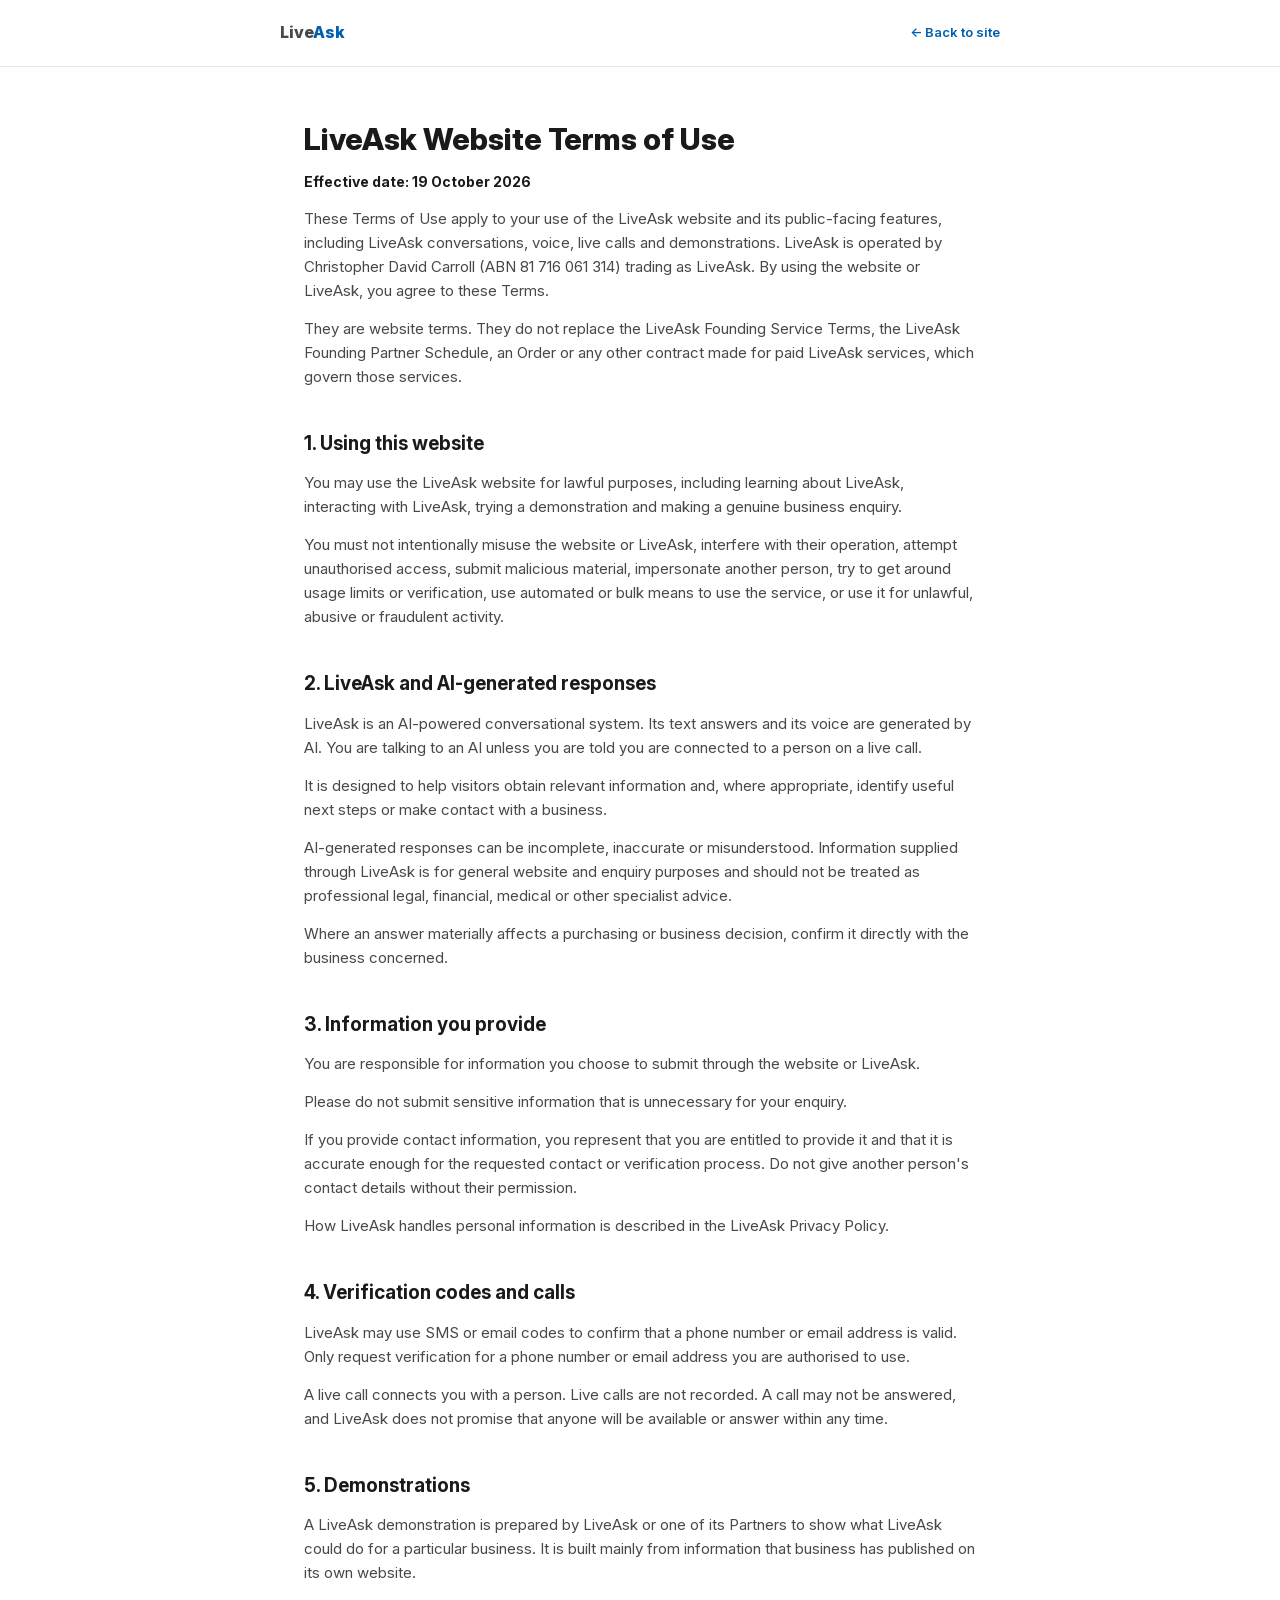
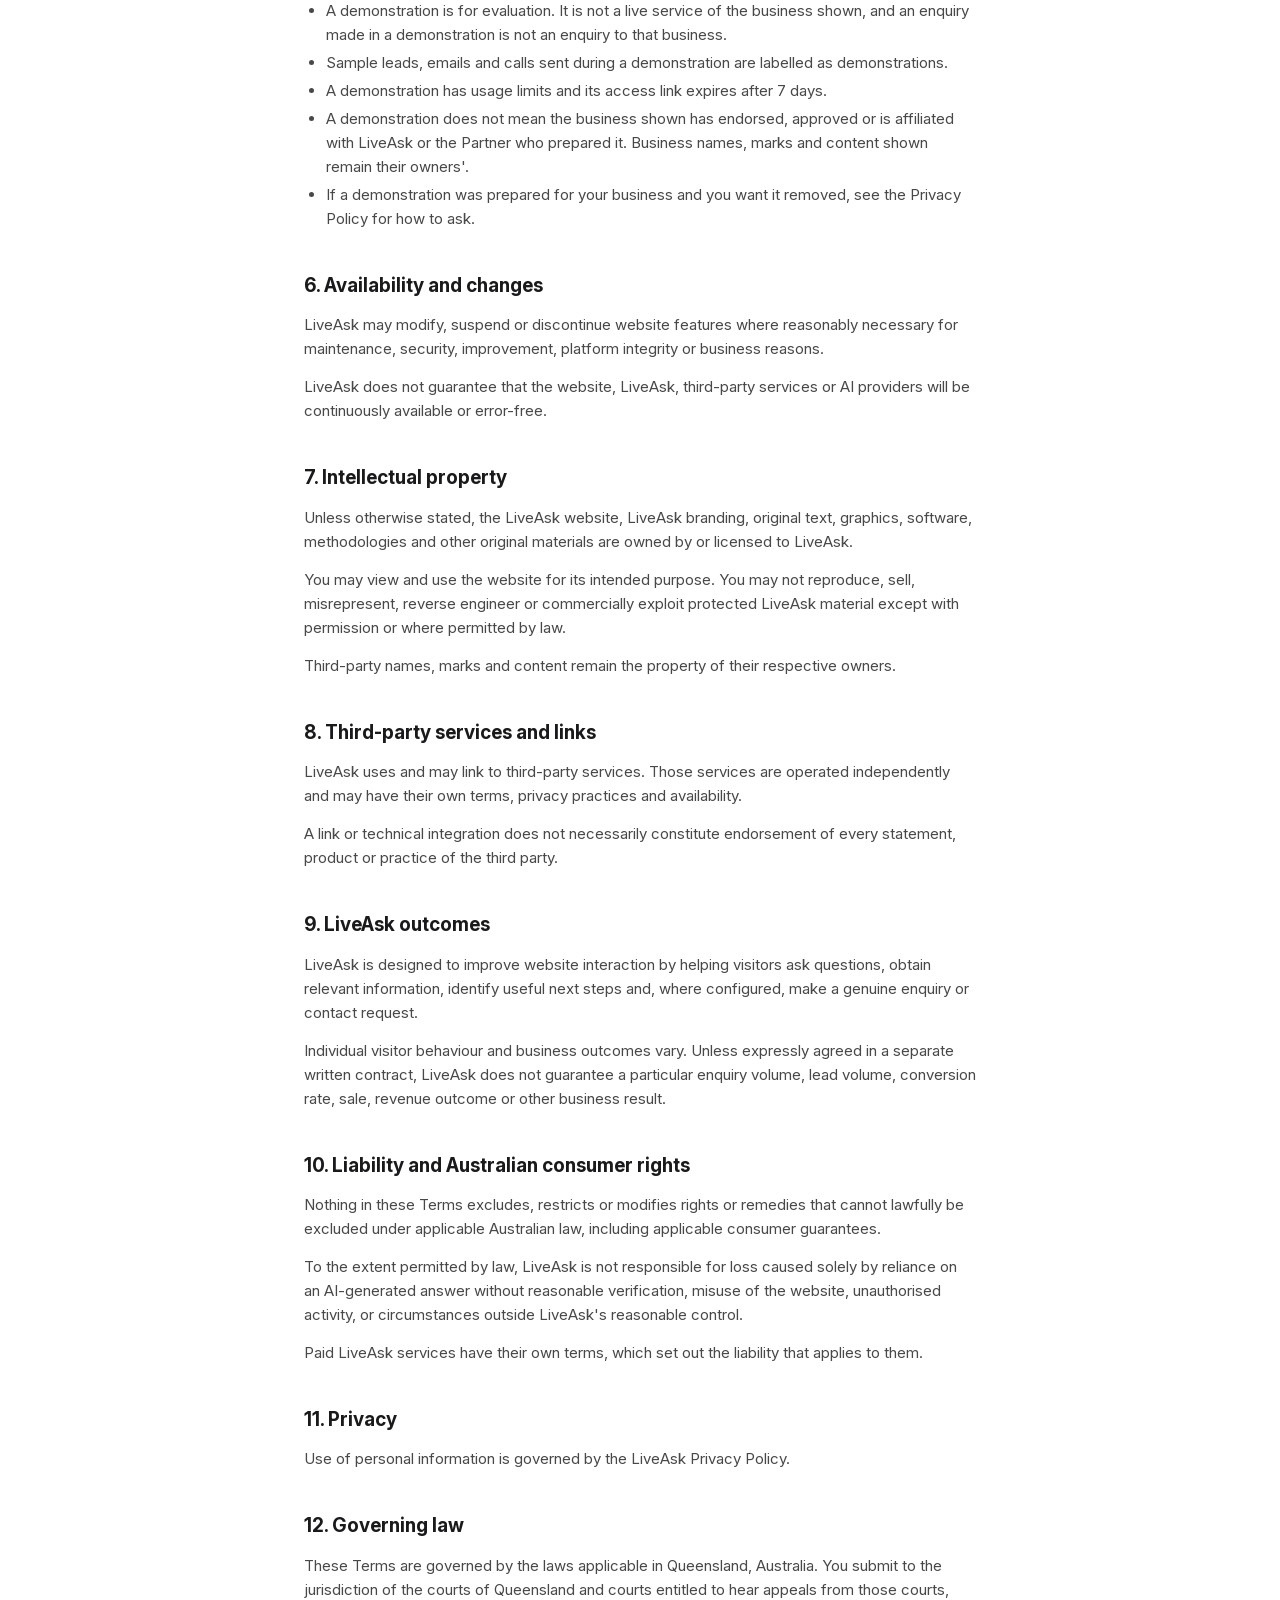
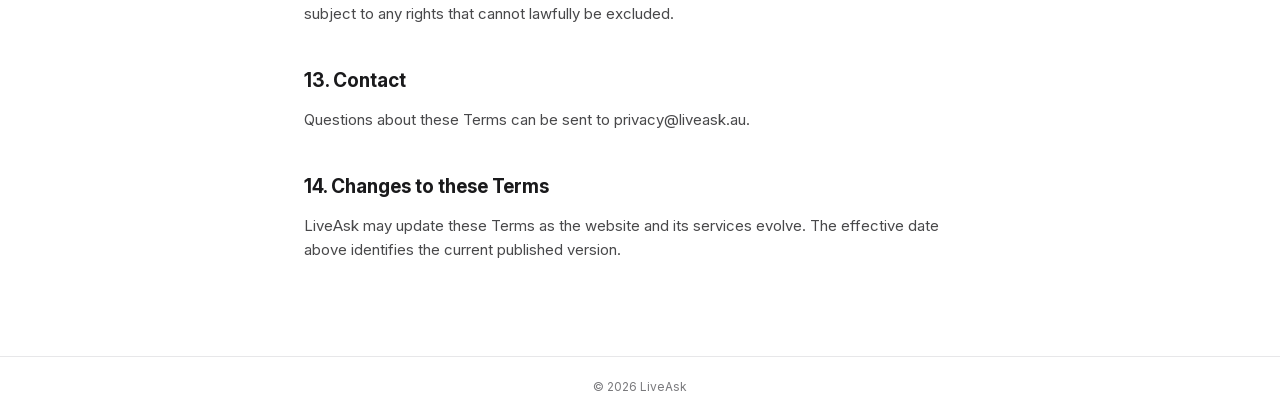
<file: terms.html>
<!DOCTYPE html>
<html lang="en">
<head>
<meta charset="UTF-8">
<meta name="viewport" content="width=device-width, initial-scale=1.0">
<title>Terms of Use &mdash; LiveAsk</title>
<link rel="icon" href="/favicon.svg" type="image/svg+xml">
<link rel="icon" href="/favicon.ico" sizes="32x32">
<link rel="apple-touch-icon" href="/apple-touch-icon.png">
<link rel="manifest" href="/manifest.json">
<link rel="stylesheet" href="/fonts/inter.css">
<style>
  :root {
    --liveask-blue: #005FAF;
    --liveask-charcoal: #48484A;
    --ink: #1A1A1C;
    --paper: #FFFFFF;
    --hairline: #E7E7E9;
    --liveask-muted: #7A7A7D;
  }

  * { box-sizing: border-box; }

  html, body {
    margin: 0;
    padding: 0;
  }

  body {
    font-family: 'Inter', -apple-system, BlinkMacSystemFont, 'Segoe UI', sans-serif;
    color: var(--ink);
    background: var(--paper);
    -webkit-font-smoothing: antialiased;
    line-height: 1.6;
  }

  .legal-header {
    border-bottom: 1px solid var(--hairline);
    padding: 20px 24px;
  }

  .legal-header-inner {
    max-width: 720px;
    margin: 0 auto;
    display: flex;
    align-items: center;
    justify-content: space-between;
  }

  .legal-logo {
    font-size: 16px;
    font-weight: 800;
    text-decoration: none;
  }

  .legal-logo .brand-live { color: var(--liveask-charcoal); }
  .legal-logo .brand-ask { color: var(--liveask-blue); }

  .legal-back {
    font-size: 13px;
    font-weight: 600;
    color: var(--liveask-blue);
    text-decoration: none;
  }

  .legal-back:hover { text-decoration: underline; }

  main {
    max-width: 720px;
    margin: 0 auto;
    padding: 48px 24px 80px;
  }

  main h1 {
    margin: 0 0 8px;
    font-size: 30px;
    font-weight: 800;
    color: var(--ink);
  }

  main h2 {
    margin: 40px 0 12px;
    font-size: 19px;
    font-weight: 700;
    color: var(--ink);
  }

  main p {
    margin: 0 0 14px;
    font-size: 15px;
    color: var(--liveask-charcoal);
  }

  main p:first-of-type {
    color: var(--liveask-muted);
    font-size: 14px;
  }

  main ul {
    margin: 0 0 14px;
    padding-left: 22px;
  }

  main li {
    font-size: 15px;
    color: var(--liveask-charcoal);
    margin-bottom: 4px;
  }

  main strong { color: var(--ink); }

  main a { color: var(--liveask-blue); }

  .legal-footer {
    border-top: 1px solid var(--hairline);
    padding: 20px 24px;
    text-align: center;
    font-size: 12px;
    color: var(--liveask-muted);
  }

  @media (max-width: 600px) {
    main h1 { font-size: 24px; }
    main { padding: 36px 20px 64px; }
  }

/* Add to the shared stylesheet used by the public legal pages (privacy.html) */
main table { width: 100%; border-collapse: collapse; margin: 0 0 18px; font-size: 14px; }
main th, main td { text-align: left; vertical-align: top; padding: 8px 10px; border-bottom: 1px solid var(--hairline); color: var(--liveask-charcoal); }
main th { color: var(--ink); font-weight: 700; }
.table-wrap { overflow-x: auto; }
</style>
</head>
<body>

<header class="legal-header">
  <div class="legal-header-inner">
    <a href="index.html" class="legal-logo"><span class="brand-live">Live</span><span class="brand-ask">Ask</span></a>
    <a href="index.html" class="legal-back">&larr; Back to site</a>
  </div>
</header>

<main>
<h1>LiveAsk Website Terms of Use</h1>
<p><strong>Effective date: 19 October 2026</strong></p>
<p>These Terms of Use apply to your use of the LiveAsk website and its public-facing features, including LiveAsk conversations, voice, live calls and demonstrations. LiveAsk is operated by Christopher David Carroll (ABN 81 716 061 314) trading as LiveAsk. By using the website or LiveAsk, you agree to these Terms.</p>
<p>They are website terms. They do not replace the LiveAsk Founding Service Terms, the LiveAsk Founding Partner Schedule, an Order or any other contract made for paid LiveAsk services, which govern those services.</p>

<h2>1. Using this website</h2>
<p>You may use the LiveAsk website for lawful purposes, including learning about LiveAsk, interacting with LiveAsk, trying a demonstration and making a genuine business enquiry.</p>
<p>You must not intentionally misuse the website or LiveAsk, interfere with their operation, attempt unauthorised access, submit malicious material, impersonate another person, try to get around usage limits or verification, use automated or bulk means to use the service, or use it for unlawful, abusive or fraudulent activity.</p>

<h2>2. LiveAsk and AI-generated responses</h2>
<p>LiveAsk is an AI-powered conversational system. Its text answers and its voice are generated by AI. You are talking to an AI unless you are told you are connected to a person on a live call.</p>
<p>It is designed to help visitors obtain relevant information and, where appropriate, identify useful next steps or make contact with a business.</p>
<p>AI-generated responses can be incomplete, inaccurate or misunderstood. Information supplied through LiveAsk is for general website and enquiry purposes and should not be treated as professional legal, financial, medical or other specialist advice.</p>
<p>Where an answer materially affects a purchasing or business decision, confirm it directly with the business concerned.</p>

<h2>3. Information you provide</h2>
<p>You are responsible for information you choose to submit through the website or LiveAsk.</p>
<p>Please do not submit sensitive information that is unnecessary for your enquiry.</p>
<p>If you provide contact information, you represent that you are entitled to provide it and that it is accurate enough for the requested contact or verification process. Do not give another person's contact details without their permission.</p>
<p>How LiveAsk handles personal information is described in the LiveAsk Privacy Policy.</p>

<h2>4. Verification codes and calls</h2>
<p>LiveAsk may use SMS or email codes to confirm that a phone number or email address is valid. Only request verification for a phone number or email address you are authorised to use.</p>
<p>A live call connects you with a person. Live calls are not recorded. A call may not be answered, and LiveAsk does not promise that anyone will be available or answer within any time.</p>

<h2>5. Demonstrations</h2>
<p>A LiveAsk demonstration is prepared by LiveAsk or one of its Partners to show what LiveAsk could do for a particular business. It is built mainly from information that business has published on its own website.</p>
<ul>
<li>A demonstration is for evaluation. It is not a live service of the business shown, and an enquiry made in a demonstration is not an enquiry to that business.</li>
<li>Sample leads, emails and calls sent during a demonstration are labelled as demonstrations.</li>
<li>A demonstration has usage limits and its access link expires after 7 days.</li>
<li>A demonstration does not mean the business shown has endorsed, approved or is affiliated with LiveAsk or the Partner who prepared it. Business names, marks and content shown remain their owners'.</li>
<li>If a demonstration was prepared for your business and you want it removed, see the Privacy Policy for how to ask.</li>
</ul>

<h2>6. Availability and changes</h2>
<p>LiveAsk may modify, suspend or discontinue website features where reasonably necessary for maintenance, security, improvement, platform integrity or business reasons.</p>
<p>LiveAsk does not guarantee that the website, LiveAsk, third-party services or AI providers will be continuously available or error-free.</p>

<h2>7. Intellectual property</h2>
<p>Unless otherwise stated, the LiveAsk website, LiveAsk branding, original text, graphics, software, methodologies and other original materials are owned by or licensed to LiveAsk.</p>
<p>You may view and use the website for its intended purpose. You may not reproduce, sell, misrepresent, reverse engineer or commercially exploit protected LiveAsk material except with permission or where permitted by law.</p>
<p>Third-party names, marks and content remain the property of their respective owners.</p>

<h2>8. Third-party services and links</h2>
<p>LiveAsk uses and may link to third-party services. Those services are operated independently and may have their own terms, privacy practices and availability.</p>
<p>A link or technical integration does not necessarily constitute endorsement of every statement, product or practice of the third party.</p>

<h2>9. LiveAsk outcomes</h2>
<p>LiveAsk is designed to improve website interaction by helping visitors ask questions, obtain relevant information, identify useful next steps and, where configured, make a genuine enquiry or contact request.</p>
<p>Individual visitor behaviour and business outcomes vary. Unless expressly agreed in a separate written contract, LiveAsk does not guarantee a particular enquiry volume, lead volume, conversion rate, sale, revenue outcome or other business result.</p>

<h2>10. Liability and Australian consumer rights</h2>
<p>Nothing in these Terms excludes, restricts or modifies rights or remedies that cannot lawfully be excluded under applicable Australian law, including applicable consumer guarantees.</p>
<p>To the extent permitted by law, LiveAsk is not responsible for loss caused solely by reliance on an AI-generated answer without reasonable verification, misuse of the website, unauthorised activity, or circumstances outside LiveAsk's reasonable control.</p>
<p>Paid LiveAsk services have their own terms, which set out the liability that applies to them.</p>

<h2>11. Privacy</h2>
<p>Use of personal information is governed by the LiveAsk Privacy Policy.</p>

<h2>12. Governing law</h2>
<p>These Terms are governed by the laws applicable in Queensland, Australia. You submit to the jurisdiction of the courts of Queensland and courts entitled to hear appeals from those courts, subject to any rights that cannot lawfully be excluded.</p>

<h2>13. Contact</h2>
<p>Questions about these Terms can be sent to privacy@liveask.au.</p>

<h2>14. Changes to these Terms</h2>
<p>LiveAsk may update these Terms as the website and its services evolve. The effective date above identifies the current published version.</p>
</main>

<footer class="legal-footer">&copy; 2026 LiveAsk</footer>

</body>
</html>
</file>
<file: fonts/inter.css>
/* Inter 4.x, self-hosted by LiveAsk under the SIL Open Font License 1.1. */
@font-face {
  font-family: 'Inter';
  src: url('./inter-variable.woff2') format('woff2');
  font-style: normal;
  font-weight: 100 900;
  font-display: swap;
}
</file>
